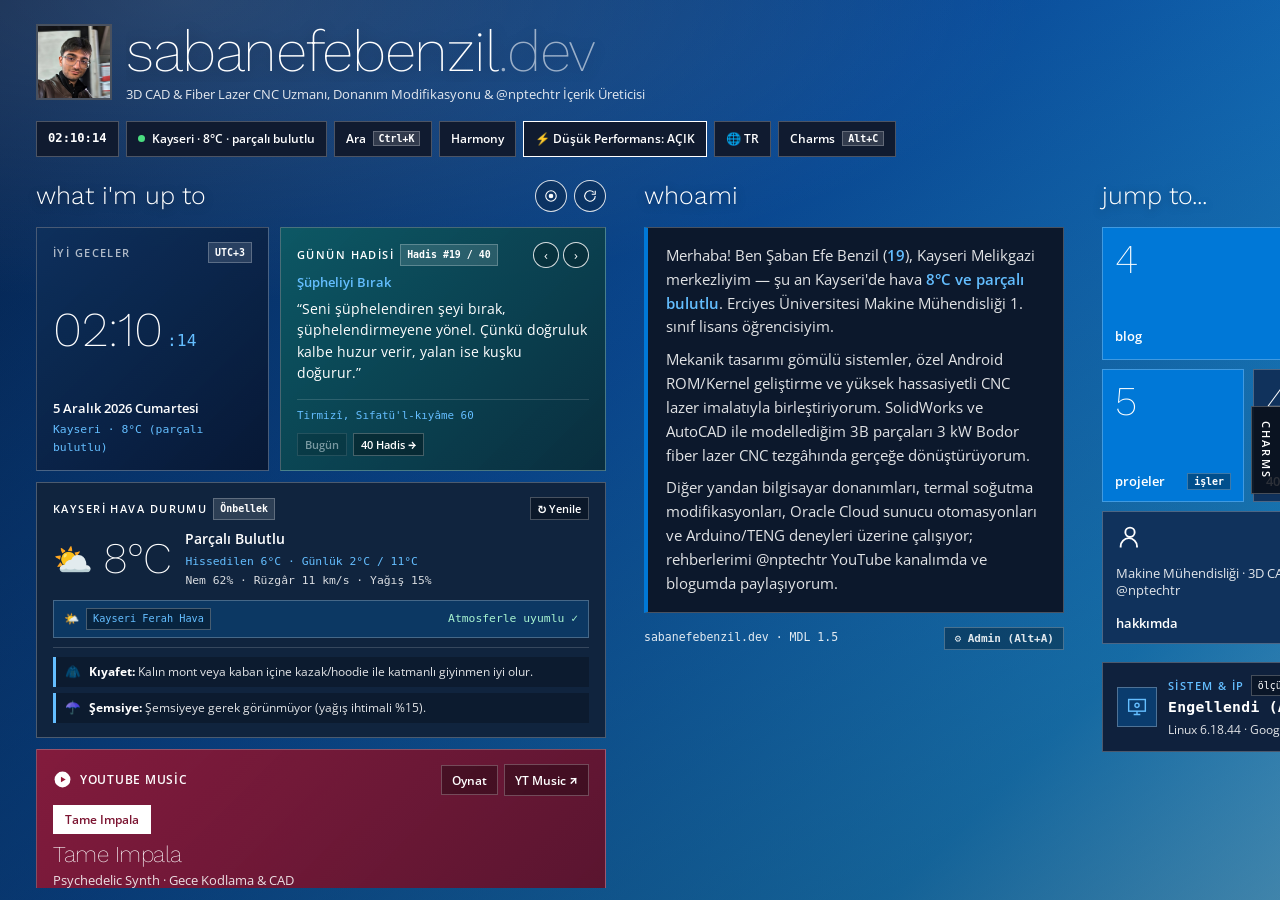
<file: index.html>
<!DOCTYPE html>
<html lang="tr">
<head>
    <meta charset="UTF-8">
    <meta name="viewport" content="width=device-width, initial-scale=1.0">
    <title>sabanefebenzil.dev — Şaban Efe Benzil | Metro UI &amp; Frutiger Aero</title>
    <meta name="description" content="Şaban Efe Benzil (@sabanefebenzil) — Erciyes Üniversitesi Makine Mühendisliği öğrencisi, 3D CAD, donanım modifikasyonu, 51 tarayıcı oyunu ve @nptechtr.">

    <!-- Open Graph & X (Twitter) Paylaşım Kartı -->
    <meta property="og:type" content="website">
    <meta property="og:site_name" content="sabanefebenzil.dev">
    <meta property="og:locale" content="tr_TR">
    <meta property="og:url" content="https://sabanefebenzil.github.io/">
    <meta property="og:title" content="sabanefebenzil.dev — Şaban Efe Benzil">
    <meta property="og:description" content="Windows 8 Metro UI & Frutiger Aero portfolyo: 6 tema, canlı kutucuklar, 51 tarayıcı oyunu, Kayseri hava durumu, Format/ISO, Android ADB ve EV şarj araçları.">
    <meta property="og:image" content="https://sabanefebenzil.github.io/profil.jpg">
    <meta name="twitter:card" content="summary_large_image">
    <meta name="twitter:title" content="sabanefebenzil.dev — Şaban Efe Benzil">
    <meta name="twitter:description" content="Metro UI & Frutiger Aero kişisel portfolyo, 51 tarayıcı oyunu, teknik blog, Format/ISO, ADB ve EV şarj araçları.">
    <meta name="twitter:image" content="https://sabanefebenzil.github.io/profil.jpg">
    <meta name="theme-color" content="#0078D7">

    <link rel="preconnect" href="https://fonts.googleapis.com">
    <link rel="preconnect" href="https://fonts.gstatic.com" crossorigin>
    <link href="https://fonts.googleapis.com/css2?family=Cinzel+Decorative:wght@400;700&family=Cormorant+Garamond:wght@400;600&family=EB+Garamond:ital,wght@0,400;0,600;1,400&family=Open+Sans:wght@300;400;600&family=UnifrakturMaguntia&family=Work+Sans:wght@200;300;400;600&display=swap" rel="stylesheet">
    <link rel="stylesheet" href="style.css?v=7">
</head>
<body data-theme="harmony">

    <div id="bg-static" aria-hidden="true"></div>
    <canvas id="theme-canvas" aria-hidden="true"></canvas>

    <!-- Lale Devri Osmanlı İznik Çini & Lale Motifi SVG Deseni -->
    <div id="lale-svg-overlay" aria-hidden="true">
        <svg width="100%" height="100%" xmlns="http://www.w3.org/2000/svg">
            <defs>
                <pattern id="iznik-lale-pattern" width="120" height="120" patternUnits="userSpaceOnUse">
                    <path d="M60 12 L108 60 L60 108 L12 60 Z" fill="none" stroke="rgba(212,175,55,0.16)" stroke-width="1"/>
                    <circle cx="60" cy="60" r="36" fill="none" stroke="rgba(248,241,225,0.08)" stroke-width="1"/>
                    <path d="M60 32 C54 42 48 50 51 62 C53 69 57 73 60 75 C63 73 67 69 69 62 C72 50 66 42 60 32 Z" fill="rgba(140,28,36,0.22)" stroke="rgba(212,175,55,0.34)" stroke-width="1"/>
                    <path d="M60 39 C57 48 56 58 60 72 C64 58 63 48 60 39 Z" fill="rgba(212,175,55,0.16)"/>
                    <path d="M60 75 L60 92 M60 84 C52 80 47 73 45 66 M60 84 C68 80 73 73 75 66" fill="none" stroke="rgba(212,175,55,0.28)" stroke-width="1.1"/>
                    <path d="M0 0 L10 0 L0 10 Z M120 0 L110 0 L120 10 Z M0 120 L10 120 L0 110 Z M120 120 L110 120 L120 110 Z" fill="rgba(212,175,55,0.18)"/>
                </pattern>
            </defs>
            <rect width="100%" height="100%" fill="url(#iznik-lale-pattern)"/>
        </svg>
    </div>

    <div class="aero-sheen" aria-hidden="true"></div>
    <div id="subpage-veil" aria-hidden="true"></div>

    <button type="button" class="charms-handle" onclick="openCharms('theme')" title="Windows 8 Charms Bar (Alt+C)" aria-label="Charms Bar Aç">CHARMS</button>
    <div id="metro-toast-stack" aria-live="polite" aria-atomic="true"></div>

    <div id="app-shell">
        <!-- ANA SAYFA: METRO START HUB -->
        <main id="home-view" class="container metro-enter">
            <header class="hub-header">
                <div class="brand-lockup">
                    <button type="button" class="avatar-square" onclick="navigateTo('about')" title="Hakkımda">
                        <div id="home-avatar-slot" style="width:100%;height:100%;"></div>
                    </button>
                    <div class="min-w-0">
                        <h1 class="metro-display site-title truncate" id="site-title-el">sabanefebenzil<span class="domain-tld">.dev</span></h1>
                        <p class="site-subtitle" id="site-subtitle-el">Makine Mühendisliği Öğrencisi, 3D CAD, Donanım Modifikasyonu &amp; @nptechtr</p>
                    </div>
                </div>

                <div class="top-quick-bar">
                    <div class="metro-bar-btn" style="cursor:default;font-family:var(--font-mono);" title="Kayseri (UTC+3)">
                        <span id="top-clock-text">--:--:--</span>
                    </div>
                    <button type="button" class="metro-bar-btn" onclick="fetchKayseriWeather(true)" title="Kayseri hava durumunu yenile">
                        <span class="status-dot" aria-hidden="true"></span>
                        <span id="weather-pill-text">Kayseri · --°C</span>
                    </button>
                    <button type="button" class="metro-bar-btn" onclick="openSearchCharm()" title="Ctrl+K">
                        <span data-i18n="topSearch">Ara</span><span class="kbd-chip">Ctrl+K</span>
                    </button>
                    <button type="button" class="metro-bar-btn" onclick="cycleTheme()" title="Tema değiştir">
                        <span id="theme-pill-text">Harmony</span>
                    </button>
                    <button type="button" class="metro-bar-btn" id="lowend-top-btn" onclick="toggleLowEndMode()" title="Performans modu">
                        <span id="lowend-pill-text">⚡ Standart</span>
                    </button>
                    <button type="button" class="metro-bar-btn" id="lang-top-btn" onclick="toggleLanguage()" title="Dil değiştir / Switch language">
                        <span id="lang-pill-text">🌐 TR</span>
                    </button>
                    <button type="button" class="metro-bar-btn" onclick="openCharms('theme')" title="Charms Bar (Alt+C)">
                        <span>Charms</span><span class="kbd-chip">Alt+C</span>
                    </button>
                </div>
            </header>

            <div class="hub-grid">
                <!-- SOL SÜTUN -->
                <section aria-label="Hakkımda, Hızlı Erişim ve Sosyal Ağlar">
                    <h2 class="metro-section-head">whoami</h2>
                    <div class="whoami-panel" id="whoami-bio-box"></div>

                    <h2 class="metro-section-head">jump to...</h2>
                    <div class="jump-grid wp-grid">
                        <!-- 1) BLOG — Geniş 4x2 Canlı Kutucuk (Dikey Kayma) -->
                        <a href="blog.html" class="metro-tile tile-accent wp-tile wp-wide live-tile" data-metro-tilt data-live-tile="blog" data-live-anim="slide">
                            <span class="live-tile-inner">
                                <span class="live-face live-face-front">
                                    <span class="tile-big-num" id="tile-count-blog">3</span>
                                    <span class="tile-footer-label"><span data-i18n="navBlog">blog</span><span class="corner-badge" data-i18n="badgeBlog">yazı</span></span>
                                </span>
                                <span class="live-face live-face-back" id="lt-back-blog">
                                    <span class="lt-back-kicker" data-i18n="ltLatestBlog">son yazı</span>
                                    <span class="lt-back-title">Yükleniyor...</span>
                                    <span class="lt-back-meta">blog.html →</span>
                                </span>
                            </span>
                        </a>

                        <!-- 2) OYUNLAR — Orta 2x2 Canlı Kutucuk (3D Flip + Rastgele Oyun) -->
                        <button type="button" class="metro-tile tile-accent-deep wp-tile wp-md live-tile" data-metro-tilt data-live-tile="games" data-live-anim="flip" onclick="handleGamesLiveTileClick()">
                            <span class="live-tile-inner">
                                <span class="live-face live-face-front">
                                    <span class="tile-big-num" id="tile-count-games">51</span>
                                    <span class="tile-footer-label"><span data-i18n="navGames">oyunlar</span><span class="corner-badge" data-i18n="badgeGames">arcade</span></span>
                                </span>
                                <span class="live-face live-face-back" id="lt-back-games">
                                    <span class="lt-back-kicker" data-i18n="ltRandomGame">oyun önerisi</span>
                                    <span class="lt-back-title">🎮 2048 Game</span>
                                    <span class="lt-back-meta" data-i18n="ltClickPlay">tıkla &amp; oyna ▶</span>
                                </span>
                            </span>
                        </button>

                        <!-- 3) PROJELER — Orta 2x2 Canlı Kutucuk (3D Flip) -->
                        <button type="button" class="metro-tile tile-accent wp-tile wp-md live-tile" data-metro-tilt data-live-tile="projects" data-live-anim="flip" onclick="navigateTo('projects')">
                            <span class="live-tile-inner">
                                <span class="live-face live-face-front">
                                    <span class="tile-big-num" id="tile-count-projects">4</span>
                                    <span class="tile-footer-label"><span data-i18n="navProjects">projeler</span><span class="corner-badge" data-i18n="badgeProjects">işler</span></span>
                                </span>
                                <span class="live-face live-face-back" id="lt-back-projects">
                                    <span class="lt-back-kicker" data-i18n="ltFeaturedProj">öne çıkan</span>
                                    <span class="lt-back-title">nptech (@nptechtr)</span>
                                    <span class="lt-back-meta">detay →</span>
                                </span>
                            </span>
                        </button>

                        <!-- 4) 40 HADİS — Orta 2x2 Canlı Kutucuk (3D Flip) -->
                        <button type="button" class="metro-tile tile-accent-deep wp-tile wp-md live-tile" data-metro-tilt data-live-tile="hadis" data-live-anim="flip" onclick="navigateTo('hadis')">
                            <span class="live-tile-inner">
                                <span class="live-face live-face-front">
                                    <span class="tile-big-num">40</span>
                                    <span class="tile-footer-label"><span data-i18n="navHadis">40 hadis</span><span class="corner-badge" data-i18n="badgeHadis">günlük</span></span>
                                </span>
                                <span class="live-face live-face-back" id="lt-back-hadis">
                                    <span class="lt-back-kicker" data-i18n="hadithOfDay">Günün Hadisi</span>
                                    <span class="lt-back-title">Ameller Niyetlere Göredir</span>
                                    <span class="lt-back-meta">#1 / 40</span>
                                </span>
                            </span>
                        </button>

                        <!-- 5) SETUP & GARAJ — Orta 2x2 Canlı Kutucuk (Dikey Kayma) -->
                        <button type="button" class="metro-tile tile-slate wp-tile wp-md live-tile" data-metro-tilt data-live-tile="setup" data-live-anim="slide" onclick="navigateTo('setup')">
                            <span class="live-tile-inner">
                                <span class="live-face live-face-front">
                                    <span class="tile-icon-slot">
                                        <svg width="30" height="30" viewBox="0 0 24 24" fill="none" stroke="currentColor" stroke-width="1.6"><rect x="2" y="4" width="20" height="13"/><path d="M8 21h8M12 17v4"/></svg>
                                    </span>
                                    <span class="tile-footer-label"><span data-i18n="navSetup">setup</span><span class="corner-badge" data-i18n="badgeSetup">garaj</span></span>
                                </span>
                                <span class="live-face live-face-back" id="lt-back-setup">
                                    <span class="lt-back-kicker">PC &amp; Garaj</span>
                                    <span class="lt-back-title">Ryzen 5 5500 · Arc B580</span>
                                    <span class="lt-back-meta">Togg T10F · Rothko</span>
                                </span>
                            </span>
                        </button>

                        <!-- 6) HAKKIMDA — Geniş 4x2 Sabit Profil Kutucuğu -->
                        <button type="button" class="metro-tile tile-accent-deep wp-tile wp-wide" data-metro-tilt onclick="navigateTo('about')">
                            <span class="wp-wide-static">
                                <span class="row-between" style="width:100%;">
                                    <svg width="28" height="28" viewBox="0 0 24 24" fill="none" stroke="currentColor" stroke-width="1.6"><circle cx="12" cy="8" r="4"/><path d="M4 21v-1a7 7 0 0 1 14 0v1"/></svg>
                                    <span class="corner-badge">ERÜ · Kayseri</span>
                                </span>
                                <span class="wp-wide-desc" id="about-tile-summary">Makine Mühendisliği · 3D CAD · Donanım &amp; @nptechtr</span>
                                <span class="tile-footer-label" style="width:100%;"><span data-i18n="navAbout">hakkımda</span><span style="opacity:0.8;">→</span></span>
                            </span>
                        </button>

                        <!-- 7-10) 4 ADET KÜÇÜK 1x1 KUTUCUK (Sabit, 2x2 blok oluşturur) -->
                        <button type="button" class="metro-tile tile-slate wp-tile wp-sm" data-metro-tilt onclick="navigateTo('toolkit')" title="Format &amp; ISO Merkezi" aria-label="Format &amp; ISO Merkezi">
                            <span class="wp-sm-icon">
                                <svg width="22" height="22" viewBox="0 0 24 24" fill="none" stroke="currentColor" stroke-width="1.7"><path d="M12 3v12m0 0-4-4m4 4 4-4"/><path d="M4 17v2a2 2 0 0 0 2 2h12a2 2 0 0 0 2-2v-2"/></svg>
                            </span>
                            <span class="wp-sm-label" data-i18n="navToolkitShort">ISO</span>
                        </button>
                        <button type="button" class="metro-tile tile-accent-deep wp-tile wp-sm" data-metro-tilt onclick="navigateTo('android')" title="Android &amp; ADB Merkezi" aria-label="Android &amp; ADB Merkezi">
                            <span class="wp-sm-icon">
                                <svg width="22" height="22" viewBox="0 0 24 24" fill="none" stroke="currentColor" stroke-width="1.7"><rect x="6" y="3" width="12" height="18" rx="2"/><path d="M10 18h4"/><path d="M9 7h6"/></svg>
                            </span>
                            <span class="wp-sm-label" data-i18n="navAndroidShort">ADB</span>
                        </button>
                        <button type="button" class="metro-tile tile-slate wp-tile wp-sm" data-metro-tilt onclick="navigateTo('evcharge')" title="EV Şarj &amp; Yol Maliyeti" aria-label="EV Şarj &amp; Yol Maliyeti">
                            <span class="wp-sm-icon">
                                <svg width="22" height="22" viewBox="0 0 24 24" fill="none" stroke="currentColor" stroke-width="1.7"><path d="M13 2 4 14h7l-1 8 9-12h-7l1-8z"/></svg>
                            </span>
                            <span class="wp-sm-label" data-i18n="navEvShort">EV</span>
                        </button>
                        <button type="button" class="metro-tile tile-accent wp-tile wp-sm" data-metro-tilt onclick="navigateTo('contact')" title="İletişim" aria-label="İletişim">
                            <span class="wp-sm-icon">
                                <svg width="22" height="22" viewBox="0 0 24 24" fill="none" stroke="currentColor" stroke-width="1.7"><rect x="2" y="5" width="20" height="14"/><path d="M2 5.5 12 13l10-7.5"/></svg>
                            </span>
                            <span class="wp-sm-label" data-i18n="navContactShort">iletişim</span>
                        </button>
                    </div>

                    <!-- ZİYARETÇİ SİSTEM BİLGİLERİ & IP CANLI KUTUCUĞU -->
                    <div class="metro-tile sysinfo-wide-tile" data-metro-tilt onclick="navigateTo('sysinfo')" role="button" tabindex="0" onkeydown="if(event.key==='Enter'||event.key===' '){event.preventDefault();navigateTo('sysinfo');}" title="Sistem &amp; IP">
                        <div class="row-center min-w-0" style="gap:11px;flex:1;">
                            <div class="sysinfo-icon-box" aria-hidden="true">
                                <svg width="20" height="20" viewBox="0 0 24 24" fill="none" stroke="currentColor" stroke-width="1.7"><rect x="2" y="3" width="20" height="14"/><path d="M8 21h8M12 17v4"/><circle cx="12" cy="10" r="2.5"/></svg>
                            </div>
                            <div class="min-w-0" style="flex:1;">
                                <div class="row-center flex-wrap" style="gap:6px;">
                                    <span class="metro-micro" style="color:var(--accent-light);" data-i18n="navSysinfo">sistem &amp; ip</span>
                                    <span class="corner-badge" id="home-sysinfo-ping">-- ms</span>
                                </div>
                                <div class="sysinfo-ip-readout" id="home-sysinfo-ip">IP algılanıyor...</div>
                                <div class="sysinfo-os-readout truncate" id="home-sysinfo-os">Sistem &amp; tarayıcı taranıyor...</div>
                            </div>
                        </div>
                        <div class="row-center" style="gap:6px;flex-shrink:0;">
                            <button type="button" class="metro-flat-btn xs" onclick="event.stopPropagation();copyVisitorIp()" style="padding:5px 9px;" data-i18n="copyIpBtn">IP Kopyala</button>
                            <span style="font-size:0.85rem;color:var(--accent-light);font-weight:600;">→</span>
                        </div>
                    </div>

                    <div class="row-between" style="margin-bottom:11px;">
                        <h2 class="metro-section-head" style="margin-bottom:0;" data-i18n="socialHead">sosyal ağlar &amp; steam</h2>
                        <span class="metro-micro" id="social-count-label">7 hesap</span>
                    </div>
                    <div class="social-tiles-grid" id="home-social-grid"></div>

                    <div class="row-between flex-wrap hub-meta-line">
                        <span>sabanefebenzil.dev · MDL 1.5</span>
                        <button type="button" class="metro-flat-btn xs" onclick="openAdminModal()" title="Yönetim Paneli (Alt+A)" style="padding:4px 9px;">⚙ Admin (Alt+A)</button>
                    </div>
                </section>

                <!-- SAĞ SÜTUN -->
                <section aria-label="Canlı Kutucuklar">
                    <div class="row-between" style="margin-bottom:11px;">
                        <h2 class="metro-section-head" style="margin-bottom:0;">what i'm up to</h2>
                        <div class="row-center" style="gap:7px;">
                            <button type="button" class="win-circle-btn" onclick="openCharms('theme')" title="Temalar &amp; Vurgu Rengi" aria-label="Temalar">
                                <svg width="14" height="14" viewBox="0 0 24 24" fill="none" stroke="currentColor" stroke-width="1.9"><circle cx="12" cy="12" r="9"/><circle cx="12" cy="12" r="3" fill="currentColor"/></svg>
                            </button>
                            <button type="button" class="win-circle-btn" onclick="refreshAllLiveTiles()" title="Yenile / Refresh" aria-label="Yenile">
                                <svg width="14" height="14" viewBox="0 0 24 24" fill="none" stroke="currentColor" stroke-width="1.9"><path d="M21 12a9 9 0 1 1-2.64-6.36"/><polyline points="21 3 21 9 15 9"/></svg>
                            </button>
                        </div>
                    </div>

                    <!-- SAAT + GÜNÜN HADİSİ -->
                    <div class="top-live-row">
                        <article class="metro-tile tile-clock" data-metro-tilt>
                            <div class="row-between">
                                <span class="metro-micro" id="clock-greeting">İyi Günler</span>
                                <span class="source-badge">UTC+3</span>
                            </div>
                            <div class="clock-digits">
                                <span class="clock-hm" id="tile-clock-hm">--:--</span>
                                <span class="clock-sec" id="tile-clock-sec">:--</span>
                            </div>
                            <div>
                                <div id="tile-clock-date" style="font-size:0.84rem;font-weight:600;">Yükleniyor...</div>
                                <div id="tile-clock-weather" class="mono-sm" style="color:var(--accent-light);margin-top:2px;">Kayseri · --°C</div>
                            </div>
                        </article>

                        <article class="metro-tile tile-hadith" data-metro-tilt>
                            <div class="row-between flex-wrap">
                                <div class="row-center" style="gap:6px;">
                                    <span class="metro-micro" style="color:var(--text-primary);" data-i18n="hadithOfDay">Günün Hadisi</span>
                                    <span class="source-badge" id="hadith-num-badge">Hadis #1 / 40</span>
                                </div>
                                <div class="row-center" style="gap:4px;">
                                    <button type="button" class="win-circle-btn sm" onclick="stepHadith(-1)" title="Önceki" aria-label="Önceki">‹</button>
                                    <button type="button" class="win-circle-btn sm" onclick="stepHadith(1)" title="Sonraki" aria-label="Sonraki">›</button>
                                </div>
                            </div>
                            <div id="hadith-tile-body"></div>
                            <div class="row-between flex-wrap divider-top">
                                <span class="hadith-source" id="hadith-source-el"></span>
                                <div class="row-center" style="gap:6px;">
                                    <button type="button" class="metro-flat-btn xs" id="hadith-today-btn" onclick="resetHadithToToday()" data-i18n="btnToday">Bugün</button>
                                    <button type="button" class="metro-flat-btn xs" onclick="navigateTo('hadis')" data-i18n="btnAllHadiths">40 Hadis →</button>
                                </div>
                            </div>
                        </article>
                    </div>

                    <!-- KAYSERİ HAVA DURUMU, ATMOSFER TEMA ÖNERİSİ & KIYAFET / ŞEMSİYE -->
                    <article class="metro-tile tile-weather" id="weather-live-tile" data-metro-tilt>
                        <div class="row-between flex-wrap" style="margin-bottom:8px;">
                            <div class="row-center" style="gap:6px;">
                                <span class="metro-micro" style="color:var(--text-primary);" data-i18n="weatherTitle">Kayseri Hava Durumu</span>
                                <span class="source-badge" id="weather-mode-badge">Open-Meteo</span>
                            </div>
                            <button type="button" class="metro-flat-btn xs" onclick="fetchKayseriWeather(true)" data-i18n="btnRefresh">↻ Yenile</button>
                        </div>

                        <div class="weather-main-row">
                            <div class="row-center" style="gap:10px;">
                                <span class="weather-emoji" id="weather-icon-el" aria-hidden="true">⛅</span>
                                <span class="metro-display weather-temp-big" id="weather-temp-big">--°C</span>
                            </div>
                            <div class="min-w-0" style="flex:1;">
                                <div id="weather-desc-big" style="font-size:0.9rem;font-weight:600;text-transform:capitalize;">Yükleniyor...</div>
                                <div id="weather-meta-line" class="mono-sm" style="color:var(--accent-light);margin-top:2px;">Hissedilen --°C · Min/Max --° / --°</div>
                                <div id="weather-sub-line" class="mono-sm" style="opacity:0.84;margin-top:2px;">Nem --% · Rüzgâr -- km/s · Yağış --%</div>
                            </div>
                        </div>

                        <div class="weather-atmo-bar hidden" id="weather-atmosphere-slot"></div>
                        <div class="weather-advice-list" id="weather-advice-slot"></div>
                    </article>

                    <!-- YOUTUBE MUSIC (TAME IMPALA & BERGEN) -->
                    <article class="metro-tile tile-ytm" data-metro-tilt>
                        <div class="row-between flex-wrap" style="margin-bottom:9px;">
                            <div class="row-center" style="font-size:0.78rem;font-weight:600;letter-spacing:0.06em;text-transform:uppercase;">
                                <svg width="19" height="19" viewBox="0 0 24 24" fill="none"><circle cx="12" cy="12" r="10" fill="#fff"/><polygon points="10,8.5 16,12 10,15.5" fill="#941836"/></svg>
                                <span>YouTube Music</span>
                            </div>
                            <div class="row-center flex-wrap" style="gap:6px;">
                                <button type="button" class="metro-flat-btn" id="ytm-embed-toggle" onclick="toggleYtmEmbed()">Oynat</button>
                                <a id="ytm-open-link" href="https://music.youtube.com" target="_blank" rel="noopener noreferrer" class="metro-flat-btn">YT Music ↗</a>
                            </div>
                        </div>
                        <div class="ytm-tabs" id="ytm-tabs"></div>
                        <div style="margin-bottom:9px;">
                            <h3 class="metro-display" id="ytm-active-title" style="font-size:1.42rem;">Tame Impala</h3>
                            <p id="ytm-active-mood" style="font-size:0.81rem;color:rgba(255,255,255,0.86);margin-top:2px;"></p>
                        </div>
                        <div class="ytm-strip" id="ytm-strip">
                            <div class="row-center" style="gap:10px;">
                                <div class="eq-bars" aria-hidden="true"><span></span><span></span><span></span><span></span></div>
                                <span style="font-size:0.77rem;" id="ytm-hint-text">Dinlemek için <strong>Oynat</strong> düğmesine tıkla.</span>
                            </div>
                            <button type="button" class="win-circle-btn sm" onclick="toggleYtmEmbed()" title="Oynat / Play" aria-label="Oynat">▶</button>
                        </div>
                        <div class="ytm-embed-wrap hidden" id="ytm-embed-wrap">
                            <iframe id="ytm-iframe" class="ytm-iframe" title="YouTube Music Oynatıcı" allow="accelerometer; autoplay; clipboard-write; encrypted-media; gyroscope; picture-in-picture" allowfullscreen loading="lazy"></iframe>
                        </div>
                    </article>

                    <!-- GITHUB CANLI KUTUCUĞU -->
                    <div class="live-tiles-grid">
                        <article class="metro-tile tile-gh" data-metro-tilt>
                            <div class="tile-head">
                                <div class="tile-head-title">
                                    <span>GitHub</span>
                                    <span id="gh-mode-badge" class="source-badge">Yükleniyor</span>
                                </div>
                                <a id="gh-profile-link" href="https://github.com/sabanefebenzil" target="_blank" rel="noopener noreferrer" class="win-circle-btn sm" title="GitHub">↗</a>
                            </div>
                            <div class="row-center" style="gap:9px;margin-bottom:8px;">
                                <div class="mini-avatar" id="gh-avatar-slot"></div>
                                <div class="min-w-0">
                                    <div id="gh-name-el" style="font-size:0.86rem;font-weight:600;">Şaban Efe Benzil</div>
                                    <div id="gh-bio-el" class="truncate" style="font-size:0.7rem;opacity:0.84;">@sabanefebenzil</div>
                                </div>
                            </div>
                            <div class="gh-stats">
                                <div class="gh-stat-box"><div id="gh-repo-count" class="metro-display" style="font-size:1.15rem;">—</div><div style="font-size:0.62rem;text-transform:uppercase;opacity:0.8;" data-i18n="ghRepoLbl">Repo</div></div>
                                <div class="gh-stat-box"><div id="gh-follower-count" class="metro-display" style="font-size:1.15rem;">—</div><div style="font-size:0.62rem;text-transform:uppercase;opacity:0.8;" data-i18n="ghFollowerLbl">Takipçi</div></div>
                            </div>
                            <div class="gh-repo-list" id="gh-repos-slot"></div>
                        </article>
                    </div>

                    <!-- @NPTECHTR SON VİDEOLAR KUTUCUĞU -->
                    <article class="metro-tile" id="nptech-live-tile" data-metro-tilt style="margin-top:11px;padding:14px 15px;background:linear-gradient(145deg, rgba(168, 18, 28, 0.88), rgba(42, 10, 18, 0.94));">
                        <div class="tile-head">
                            <div class="tile-head-title">
                                <span style="color:#ff6b6b;">▶</span>
                                <span>nptech (@nptechtr)</span>
                                <span id="nptech-mode-badge" class="source-badge">Kanal Arşivi</span>
                            </div>
                            <a id="nptech-channel-link" href="https://www.youtube.com/@nptechtr" target="_blank" rel="noopener noreferrer" class="win-circle-btn sm" title="YouTube">↗</a>
                        </div>
                        <div class="gh-repo-list" id="nptech-videos-slot"></div>
                    </article>
                </section>
            </div>
        </main>

        <!-- ALT SAYFALAR (WINSTRAP PIVOT) -->
        <section id="subpage-view" class="subpage-wrap hidden" aria-label="Alt Sayfa">
            <div class="row-between flex-wrap" style="margin-bottom:14px;">
                <div class="row-center" style="gap:12px;">
                    <button type="button" class="win-backbutton" onclick="handleBackAction()" title="Geri dön / Back (Esc)" aria-label="Geri dön">←</button>
                    <div class="metro-micro">
                        <button type="button" style="background:none;border:none;cursor:pointer;color:var(--text-secondary);" onclick="navigateTo('home')">SABANEFEBENZIL</button>
                        <span style="margin:0 5px;opacity:0.45;">/</span>
                        <span id="breadcrumb-section" style="color:var(--text-primary);">PROJELER</span>
                    </div>
                </div>
                <div class="top-quick-bar">
                    <button type="button" class="metro-bar-btn" onclick="openSearchCharm()" title="Ctrl+K"><span data-i18n="topSearch">Ara</span><span class="kbd-chip">Ctrl+K</span></button>
                    <button type="button" class="metro-bar-btn" onclick="cycleTheme()"><span id="sub-theme-label">Harmony</span></button>
                    <button type="button" class="metro-bar-btn" onclick="toggleLowEndMode()"><span id="sub-lowend-label">⚡ Standart</span></button>
                    <button type="button" class="metro-bar-btn" id="sub-lang-btn" onclick="toggleLanguage()" title="Dil değiştir / Switch language"><span id="sub-lang-label">🌐 TR</span></button>
                    <button type="button" class="metro-bar-btn" onclick="openCharms('theme')">Charms</button>
                </div>
            </div>

            <nav class="pivot-bar" id="pivot-bar" aria-label="Bölümler">
                <a href="blog.html" class="pivot-tab" data-i18n="navBlog">blog</a>
                <button type="button" class="pivot-tab" data-pivot="projects" onclick="navigateTo('projects')" data-i18n="navProjects">projeler</button>
                <button type="button" class="pivot-tab" data-pivot="games" onclick="navigateTo('games')" data-i18n="navGames">oyunlar</button>
                <button type="button" class="pivot-tab" data-pivot="about" onclick="navigateTo('about')" data-i18n="navAbout">hakkımda</button>
                <button type="button" class="pivot-tab" data-pivot="setup" onclick="navigateTo('setup')" data-i18n="navSetup">setup</button>
                <button type="button" class="pivot-tab" data-pivot="hadis" onclick="navigateTo('hadis')" data-i18n="navHadis">40 hadis</button>
                <button type="button" class="pivot-tab" data-pivot="sysinfo" onclick="navigateTo('sysinfo')" data-i18n="navSysinfo">sistem &amp; ip</button>
                <button type="button" class="pivot-tab" data-pivot="toolkit" onclick="navigateTo('toolkit')" data-i18n="navToolkit">format &amp; iso</button>
                <button type="button" class="pivot-tab" data-pivot="android" onclick="navigateTo('android')" data-i18n="navAndroid">android &amp; adb</button>
                <button type="button" class="pivot-tab" data-pivot="evcharge" onclick="navigateTo('evcharge')" data-i18n="navEv">ev şarj</button>
                <button type="button" class="pivot-tab" data-pivot="contact" onclick="navigateTo('contact')" data-i18n="navContact">iletişim</button>
            </nav>

            <div id="subpage-content" class="metro-enter"></div>
        </section>
    </div>

    <!-- WINDOWS 8 CHARMS BAR -->
    <div id="charms-backdrop" onclick="closeCharms()"></div>
    <aside id="charms-drawer" aria-label="Charms Bar" aria-hidden="true">
        <div class="charms-rail">
            <button type="button" class="charm-rail-btn active" data-charm="theme" onclick="switchCharmTab('theme')"><span>🎨</span><span data-i18n="charmTheme">Tema</span></button>
            <button type="button" class="charm-rail-btn" data-charm="perf" onclick="switchCharmTab('perf')"><span>⚡</span><span data-i18n="charmPerf">Hız</span></button>
            <button type="button" class="charm-rail-btn" data-charm="nav" onclick="switchCharmTab('nav')"><span>⊞</span><span data-i18n="charmNav">Gezin</span></button>
            <button type="button" class="charm-rail-btn" data-charm="admin" onclick="closeCharms();openAdminModal()"><span>⚙</span><span>Admin</span></button>
        </div>
        <div class="charms-pane">
            <div class="row-between" style="margin-bottom:16px;">
                <h2 class="metro-display" id="charms-title" style="font-size:1.52rem;">Tema &amp; Vurgu</h2>
                <button type="button" class="win-circle-btn sm" onclick="closeCharms()" aria-label="Kapat">✕</button>
            </div>
            <div id="charms-body" style="flex:1;"></div>
        </div>
    </aside>

    <!-- MODAL (PROJE DETAYI, BÜYÜK OYUN OYNATICI, CTRL+K ARAMA & ADMİN PANELİ) -->
    <div id="metro-modal-backdrop" class="metro-modal-backdrop hidden" onclick="if(event.target===this) closeMetroModal()">
        <div class="metro-modal-box" id="metro-modal-body" role="dialog" aria-modal="true"></div>
    </div>

    <script src="data.js?v=7"></script>
    <script src="app.js?v=7"></script>
</body>
</html>
</file>
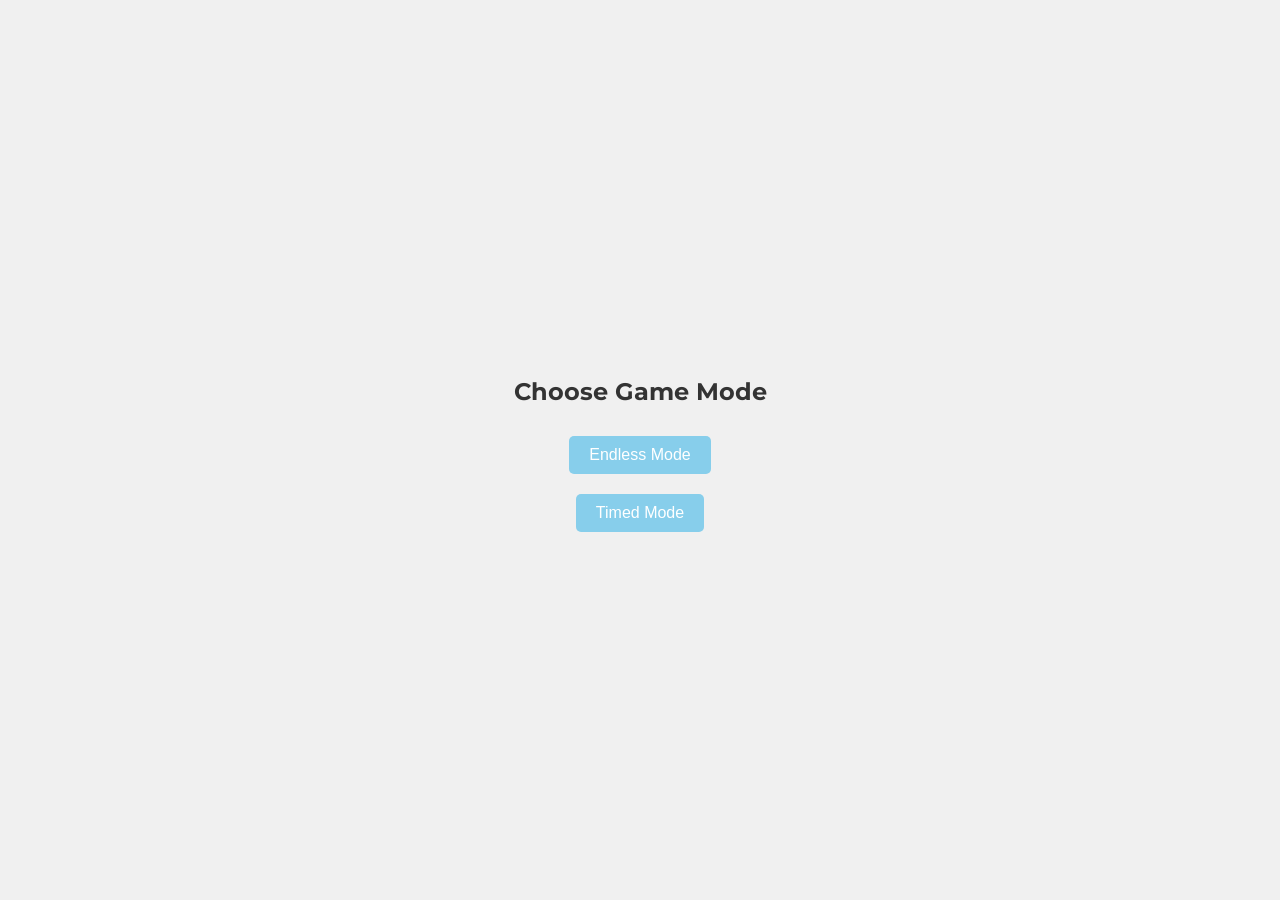
<file: games/01-Candy-Crush-Game/index.html>
<!DOCTYPE html>
<html lang="en" dir="ltr">
  <head>
    <meta charset="utf-8">
    <title>Talha - Candy Crush</title>

    <!-- 👇🏻👇🏻👇🏻👇🏻👇🏻👇🏻👇🏻👇🏻👇🏻👇🏻👇🏻👇🏻👇🏻👇🏻👇🏻👇🏻👇🏻👇🏻👇🏻👇🏻👇🏻👇🏻👇🏻👇🏻👇🏻👇🏻👇🏻👇🏻👇🏻👇🏻👇🏻👇🏻👇🏻👇🏻👇🏻👇🏻👇🏻👇🏻👇🏻👇🏻👇🏻👇🏻👇🏻-->
    <!-- Also uploaded the demo of this code in a gif : https://c.tenor.com/x8v1oNUOmg4AAAAd/tenor.gif-->
    <!-- 👆🏻👆🏻👆🏻👆🏻👆🏻👆🏻👆🏻👆🏻👆🏻👆🏻👆🏻👆🏻👆🏻👆🏻👆🏻👆🏻👆🏻👆🏻👆🏻👆🏻👆🏻👆🏻👆🏻👆🏻👆🏻👆🏻👆🏻👆🏻👆🏻👆🏻👆🏻👆🏻👆🏻👆🏻👆🏻👆🏻👆🏻👆🏻👆🏻👆🏻👆🏻👆🏻👆🏻-->

    <!-- 👇🏻👇🏻👇🏻👇🏻👇🏻👇🏻👇🏻👇🏻👇🏻👇🏻👇🏻👇🏻👇🏻👇🏻👇🏻👇🏻👇🏻👇🏻👇🏻👇🏻👇🏻👇🏻👇🏻👇🏻👇🏻👇🏻👇🏻👇🏻👇🏻👇🏻👇🏻👇🏻👇🏻👇🏻👇🏻👇🏻👇🏻👇🏻👇🏻👇🏻👇🏻👇🏻👇🏻-->
    <!-- More html-css-js Games Calculators Games Cards Elements Projects on https://www.github.com/he-is-talha --> 
    <!-- 👆🏻👆🏻👆🏻👆🏻👆🏻👆🏻👆🏻👆🏻👆🏻👆🏻👆🏻👆🏻👆🏻👆🏻👆🏻👆🏻👆🏻👆🏻👆🏻👆🏻👆🏻👆🏻👆🏻👆🏻👆🏻👆🏻👆🏻👆🏻👆🏻👆🏻👆🏻👆🏻👆🏻👆🏻👆🏻👆🏻👆🏻👆🏻👆🏻👆🏻👆🏻👆🏻👆🏻-->

    <link rel="icon" href="https://i.ibb.co/M6KTWnf/pic.jpg">

    <link rel="stylesheet" href="style.css">
    <link href="https://fonts.googleapis.com/css?family=Montserrat:300,400&display=swap" rel="stylesheet">
    <script src="script.js" charset="utf-8"></script>
  </head>
  <body>
    <!-- Mode Selection Screen -->
    <div id="modeSelection">
      <h2>Choose Game Mode</h2>
      <button id="endlessMode">Endless Mode</button>
      <button id="timedMode">Timed Mode</button>
    </div>
    <!-- Scoreboard with Timer and Change Mode Button -->
    <div class="scoreBoard">
      <h3>score</h3>
      <h1 id="score">0</h1>
      <div id="timer"></div>
      <button id="changeMode">Change Mode</button>
    </div>
    <!-- Game Grid -->
    <div class="grid"></div>
  </body>
</html>
</file>
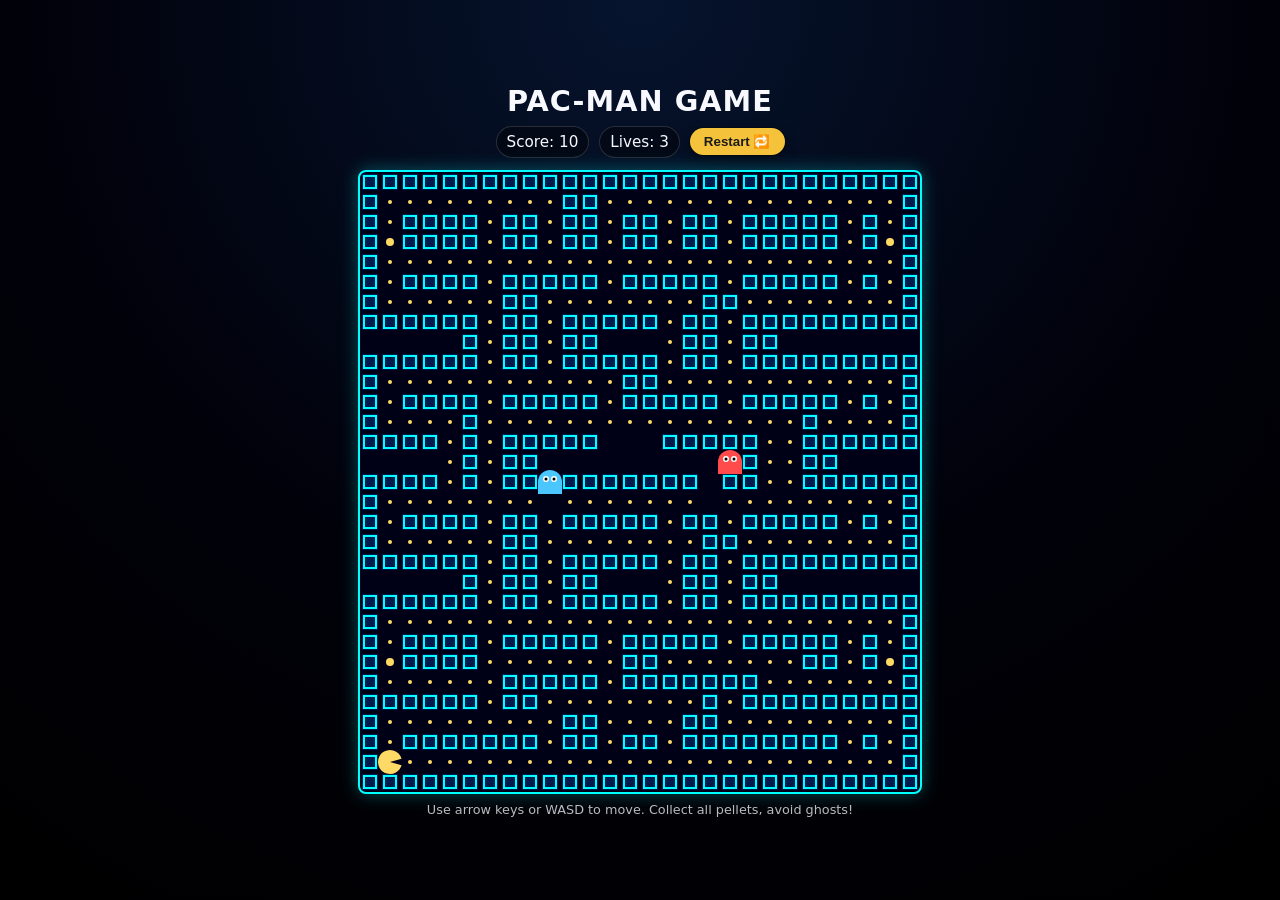
<file: games/02-Pac-Man-Game/index.html>
<!DOCTYPE html>
<html lang="en" dir="ltr">
  <head>
    <meta charset="utf-8" />
    <meta name="viewport" content="width=device-width, initial-scale=1.0" />
    <title>Talha - Pac-Man Game</title>

    <!-- 👇🏻👇🏻👇🏻👇🏻👇🏻👇🏻👇🏻👇🏻👇🏻👇🏻👇🏻👇🏻👇🏻👇🏻👇🏻👇🏻👇🏻👇🏻👇🏻👇🏻👇🏻👇🏻👇🏻👇🏻👇🏻👇🏻👇🏻👇🏻👇🏻👇🏻👇🏻👇🏻👇🏻👇🏻👇🏻👇🏻👇🏻👇🏻👇🏻👇🏻👇🏻👇🏻👇🏻-->
    <!-- Also uploaded the demo of this code in a gif : https://c.tenor.com/x8v1oNUOmg4AAAAd/tenor.gif-->
    <!-- 👆🏻👆🏻👆🏻👆🏻👆🏻👆🏻👆🏻👆🏻👆🏻👆🏻👆🏻👆🏻👆🏻👆🏻👆🏻👆🏻👆🏻👆🏻👆🏻👆🏻👆🏻👆🏻👆🏻👆🏻👆🏻👆🏻👆🏻👆🏻👆🏻👆🏻👆🏻👆🏻👆🏻👆🏻👆🏻👆🏻👆🏻👆🏻👆🏻👆🏻👆🏻👆🏻👆🏻-->

    <!-- 👇🏻👇🏻👇🏻👇🏻👇🏻👇🏻👇🏻👇🏻👇🏻👇🏻👇🏻👇🏻👇🏻👇🏻👇🏻👇🏻👇🏻👇🏻👇🏻👇🏻👇🏻👇🏻👇🏻👇🏻👇🏻👇🏻👇🏻👇🏻👇🏻👇🏻👇🏻👇🏻👇🏻👇🏻👇🏻👇🏻👇🏻👇🏻👇🏻👇🏻👇🏻👇🏻👇🏻-->
    <!-- More html-css-js Games Calculators Games Cards Elements Projects on https://www.github.com/he-is-talha -->
    <!-- 👆🏻👆🏻👆🏻👆🏻👆🏻👆🏻👆🏻👆🏻👆🏻👆🏻👆🏻👆🏻👆🏻👆🏻👆🏻👆🏻👆🏻👆🏻👆🏻👆🏻👆🏻👆🏻👆🏻👆🏻👆🏻👆🏻👆🏻👆🏻👆🏻👆🏻👆🏻👆🏻👆🏻👆🏻👆🏻👆🏻👆🏻👆🏻👆🏻👆🏻👆🏻👆🏻👆🏻-->

    <link rel="icon" href="https://i.ibb.co/M6KTWnf/pic.jpg" />
    <link rel="stylesheet" href="style.css" />
  </head>
  <body>
    <div class="wrapper">
      <header class="header">
        <h1 class="title">Pac-Man Game</h1>
        <div class="scoreboard">
          <div class="score-label">
            Score:
            <span id="score">0</span>
          </div>
          <div class="lives-label">
            Lives:
            <span id="lives">3</span>
          </div>
          <button id="restartBtn" class="restart-btn">Restart 🔁</button>
        </div>
      </header>

      <main class="game-container">
        <canvas id="gameCanvas" width="560" height="620"></canvas>
        <p class="hint">
          Use arrow keys or WASD to move. Collect all pellets, avoid ghosts!
        </p>
      </main>
    </div>

    <script src="script.js"></script>
  </body>
</html>
</file>
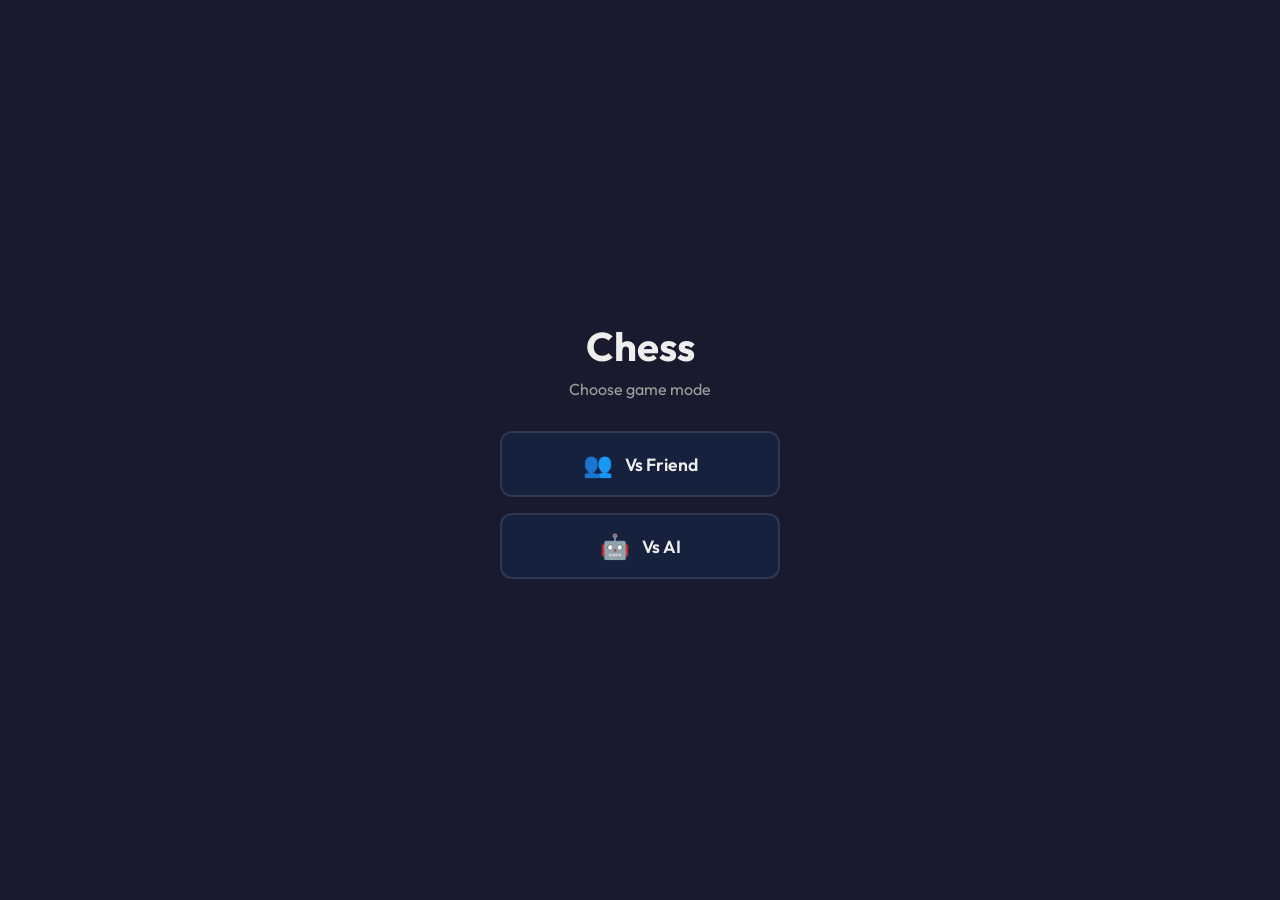
<file: games/03-Chess-Game/index.html>
<!DOCTYPE html>
<html lang="en" dir="ltr">
  <head>
    <meta charset="utf-8" />
    <meta name="viewport" content="width=device-width, initial-scale=1.0, viewport-fit=cover" />
    <title>Talha - Chess Game</title>

    <!-- 👇🏻👇🏻👇🏻👇🏻👇🏻👇🏻👇🏻👇🏻👇🏻👇🏻👇🏻👇🏻👇🏻👇🏻👇🏻👇🏻👇🏻👇🏻👇🏻👇🏻👇🏻👇🏻👇🏻👇🏻👇🏻👇🏻👇🏻👇🏻👇🏻👇🏻👇🏻👇🏻👇🏻👇🏻👇🏻👇🏻👇🏻👇🏻👇🏻👇🏻👇🏻👇🏻👇🏻-->
    <!-- Also uploaded the demo of this code in a gif : https://c.tenor.com/x8v1oNUOmg4AAAAd/tenor.gif-->
    <!-- 👆🏻👆🏻👆🏻👆🏻👆🏻👆🏻👆🏻👆🏻👆🏻👆🏻👆🏻👆🏻👆🏻👆🏻👆🏻👆🏻👆🏻👆🏻👆🏻👆🏻👆🏻👆🏻👆🏻👆🏻👆🏻👆🏻👆🏻👆🏻👆🏻👆🏻👆🏻👆🏻👆🏻👆🏻👆🏻👆🏻👆🏻👆🏻👆🏻👆🏻👆🏻👆🏻👆🏻-->

    <!-- 👇🏻👇🏻👇🏻👇🏻👇🏻👇🏻👇🏻👇🏻👇🏻👇🏻👇🏻👇🏻👇🏻👇🏻👇🏻👇🏻👇🏻👇🏻👇🏻👇🏻👇🏻👇🏻👇🏻👇🏻👇🏻👇🏻👇🏻👇🏻👇🏻👇🏻👇🏻👇🏻👇🏻👇🏻👇🏻👇🏻👇🏻👇🏻👇🏻👇🏻👇🏻👇🏻👇🏻-->
    <!-- More html-css-js Games Calculators Games Cards Elements Projects on https://www.github.com/he-is-talha -->
    <!-- 👆🏻👆🏻👆🏻👆🏻👆🏻👆🏻👆🏻👆🏻👆🏻👆🏻👆🏻👆🏻👆🏻👆🏻👆🏻👆🏻👆🏻👆🏻👆🏻👆🏻👆🏻👆🏻👆🏻👆🏻👆🏻👆🏻👆🏻👆🏻👆🏻👆🏻👆🏻👆🏻👆🏻👆🏻👆🏻👆🏻👆🏻👆🏻👆🏻👆🏻👆🏻👆🏻👆🏻-->

    <link rel="icon" href="https://i.ibb.co/M6KTWnf/pic.jpg" />
    <link rel="stylesheet" href="style.css" />
    <link href="https://fonts.googleapis.com/css2?family=Outfit:wght@400;600;700&display=swap" rel="stylesheet" />
  </head>
  <body>
    <div class="wrapper">
      <!-- Mode selection screen -->
      <div id="modeScreen" class="mode-screen">
        <h1>Chess</h1>
        <p>Choose game mode</p>
        <div class="mode-buttons">
          <button type="button" id="vsFriendBtn" class="mode-btn">
            <span class="mode-icon">👥</span>
            Vs Friend
          </button>
          <button type="button" id="vsAiBtn" class="mode-btn">
            <span class="mode-icon">🤖</span>
            Vs AI
          </button>
        </div>
      </div>

      <!-- Game screen -->
      <div id="gameScreen" class="game-screen hidden">
        <header class="header">
          <h1>Chess</h1>
          <div class="game-info">
            <span class="turn-label" id="turnLabel">White to move</span>
            <span class="mode-badge" id="modeBadge">Vs Friend</span>
            <button type="button" id="newGameBtn" class="btn">New Game</button>
            <button type="button" id="changeModeBtn" class="btn btn-ghost">Change Mode</button>
          </div>
        </header>

        <main class="game-container">
          <div id="board" class="board"></div>
          <div class="promotion-overlay hidden" id="promotionOverlay">
            <p>Promote pawn to:</p>
            <div class="promotion-pieces" id="promotionPieces"></div>
          </div>
        </main>

        <div id="gameOverOverlay" class="game-over-overlay hidden">
          <div class="game-over-box">
            <h2 id="gameOverTitle">Checkmate!</h2>
            <p id="gameOverMessage"></p>
            <button type="button" id="playAgainBtn" class="btn btn-large">Play Again</button>
          </div>
        </div>
      </div>
    </div>

    <script src="script.js"></script>
  </body>
</html>
</file>
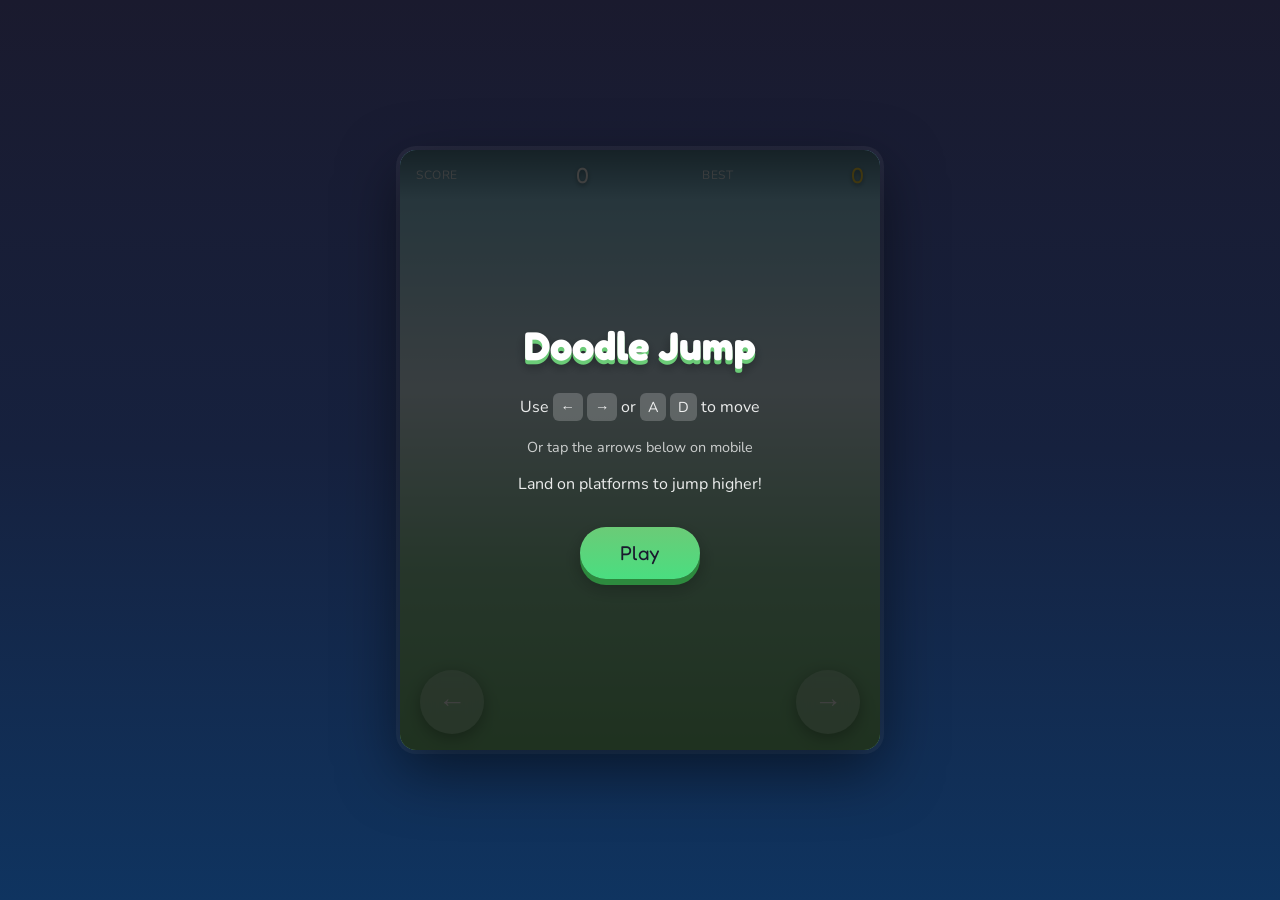
<file: games/04-Doodle-Jump-Game/index.html>
<!DOCTYPE html>
<html lang="en" dir="ltr">
  <head>
    <meta charset="utf-8" />
    <meta name="viewport" content="width=device-width, initial-scale=1.0" />
    <title>Talha - Doodle Jump</title>

    <!-- 👇🏻👇🏻👇🏻👇🏻👇🏻👇🏻👇🏻👇🏻👇🏻👇🏻👇🏻👇🏻👇🏻👇🏻👇🏻👇🏻👇🏻👇🏻👇🏻👇🏻👇🏻👇🏻👇🏻👇🏻👇🏻👇🏻👇🏻👇🏻👇🏻👇🏻👇🏻👇🏻👇🏻👇🏻👇🏻👇🏻👇🏻👇🏻👇🏻👇🏻👇🏻👇🏻👇🏻-->
    <!-- Also uploaded the demo of this code in a gif : https://c.tenor.com/x8v1oNUOmg4AAAAd/tenor.gif-->
    <!-- 👆🏻👆🏻👆🏻👆🏻👆🏻👆🏻👆🏻👆🏻👆🏻👆🏻👆🏻👆🏻👆🏻👆🏻👆🏻👆🏻👆🏻👆🏻👆🏻👆🏻👆🏻👆🏻👆🏻👆🏻👆🏻👆🏻👆🏻👆🏻👆🏻👆🏻👆🏻👆🏻👆🏻👆🏻👆🏻👆🏻👆🏻👆🏻👆🏻👆🏻👆🏻👆🏻👆🏻-->

    <!-- 👇🏻👇🏻👇🏻👇🏻👇🏻👇🏻👇🏻👇🏻👇🏻👇🏻👇🏻👇🏻👇🏻👇🏻👇🏻👇🏻👇🏻👇🏻👇🏻👇🏻👇🏻👇🏻👇🏻👇🏻👇🏻👇🏻👇🏻👇🏻👇🏻👇🏻👇🏻👇🏻👇🏻👇🏻👇🏻👇🏻👇🏻👇🏻👇🏻👇🏻👇🏻👇🏻👇🏻-->
    <!-- More html-css-js Games Calculators Games Cards Elements Projects on https://www.github.com/he-is-talha -->
    <!-- 👆🏻👆🏻👆🏻👆🏻👆🏻👆🏻👆🏻👆🏻👆🏻👆🏻👆🏻👆🏻👆🏻👆🏻👆🏻👆🏻👆🏻👆🏻👆🏻👆🏻👆🏻👆🏻👆🏻👆🏻👆🏻👆🏻👆🏻👆🏻👆🏻👆🏻👆🏻👆🏻👆🏻👆🏻👆🏻👆🏻👆🏻👆🏻👆🏻👆🏻👆🏻👆🏻👆🏻-->

    <link rel="icon" href="https://i.ibb.co/M6KTWnf/pic.jpg" />
    <link rel="stylesheet" href="style.css" />
    <link href="https://fonts.googleapis.com/css2?family=Fredoka+One&family=Nunito:wght@600;800&display=swap" rel="stylesheet" />
  </head>
  <body>
    <div class="game-wrapper">
      <div class="game-ui">
        <span class="score-label">Score</span>
        <span id="scoreEl" class="score-value">0</span>
        <span class="high-score-label">Best</span>
        <span id="highScoreEl" class="high-score-value">0</span>
      </div>
      <canvas id="gameCanvas" width="480" height="600"></canvas>
      <div class="mobile-controls" id="mobileControls">
        <button type="button" class="ctrl-btn ctrl-left" id="btnLeft" aria-label="Move left">←</button>
        <button type="button" class="ctrl-btn ctrl-right" id="btnRight" aria-label="Move right">→</button>
      </div>
      <div id="startOverlay" class="overlay overlay-start">
        <h1>Doodle Jump</h1>
        <p>Use <kbd>←</kbd> <kbd>→</kbd> or <kbd>A</kbd> <kbd>D</kbd> to move</p>
        <p class="mobile-hint">Or tap the arrows below on mobile</p>
        <p>Land on platforms to jump higher!</p>
        <button type="button" id="startBtn" class="btn-start">Play</button>
      </div>
      <div id="gameOverOverlay" class="overlay overlay-gameover hidden">
        <h2>Game Over</h2>
        <p>Score: <span id="finalScoreEl">0</span></p>
        <button type="button" id="restartBtn" class="btn-start">Play Again</button>
      </div>
    </div>
    <script src="script.js"></script>
  </body>
</html>
</file>
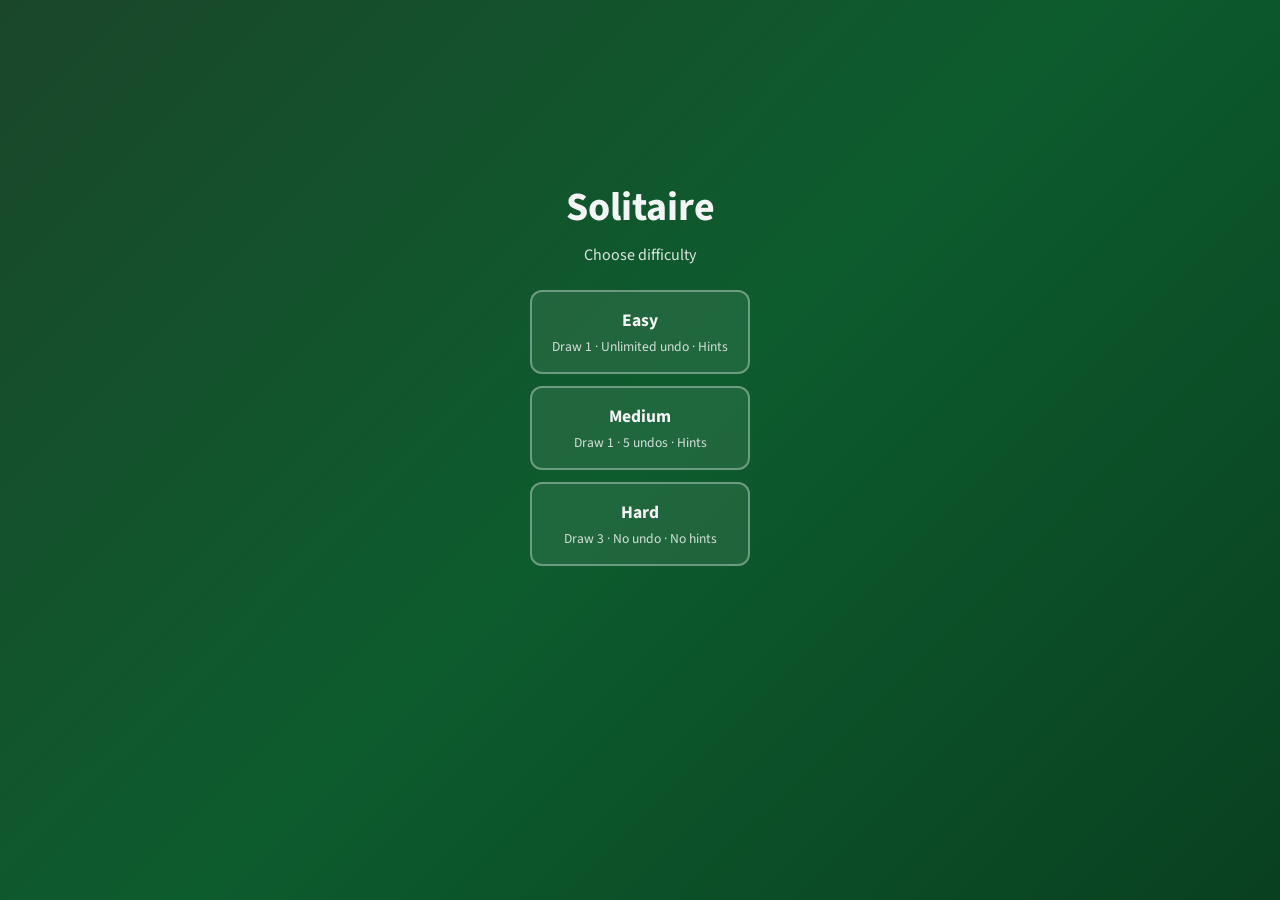
<file: games/05-Solitaire-Game/index.html>
<!DOCTYPE html>
<html lang="en" dir="ltr">
  <head>
    <meta charset="utf-8" />
    <meta name="viewport" content="width=device-width, initial-scale=1.0, maximum-scale=1.0, user-scalable=no" />
    <title>Talha - Solitaire Game</title>

    <!-- 👇🏻👇🏻👇🏻👇🏻👇🏻👇🏻👇🏻👇🏻👇🏻👇🏻👇🏻👇🏻👇🏻👇🏻👇🏻👇🏻👇🏻👇🏻👇🏻👇🏻👇🏻👇🏻👇🏻👇🏻👇🏻👇🏻👇🏻👇🏻👇🏻👇🏻👇🏻👇🏻👇🏻👇🏻👇🏻👇🏻👇🏻👇🏻👇🏻👇🏻👇🏻👇🏻👇🏻-->
    <!-- Also uploaded the demo of this code in a gif : https://c.tenor.com/x8v1oNUOmg4AAAAd/tenor.gif-->
    <!-- 👆🏻👆🏻👆🏻👆🏻👆🏻👆🏻👆🏻👆🏻👆🏻👆🏻👆🏻👆🏻👆🏻👆🏻👆🏻👆🏻👆🏻👆🏻👆🏻👆🏻👆🏻👆🏻👆🏻👆🏻👆🏻👆🏻👆🏻👆🏻👆🏻👆🏻👆🏻👆🏻👆🏻👆🏻👆🏻👆🏻👆🏻👆🏻👆🏻👆🏻👆🏻👆🏻👆🏻-->

    <!-- 👇🏻👇🏻👇🏻👇🏻👇🏻👇🏻👇🏻👇🏻👇🏻👇🏻👇🏻👇🏻👇🏻👇🏻👇🏻👇🏻👇🏻👇🏻👇🏻👇🏻👇🏻👇🏻👇🏻👇🏻👇🏻👇🏻👇🏻👇🏻👇🏻👇🏻👇🏻👇🏻👇🏻👇🏻👇🏻👇🏻👇🏻👇🏻👇🏻👇🏻👇🏻👇🏻👇🏻-->
    <!-- More html-css-js Games Calculators Games Cards Elements Projects on https://www.github.com/he-is-talha -->
    <!-- 👆🏻👆🏻👆🏻👆🏻👆🏻👆🏻👆🏻👆🏻👆🏻👆🏻👆🏻👆🏻👆🏻👆🏻👆🏻👆🏻👆🏻👆🏻👆🏻👆🏻👆🏻👆🏻👆🏻👆🏻👆🏻👆🏻👆🏻👆🏻👆🏻👆🏻👆🏻👆🏻👆🏻👆🏻👆🏻👆🏻👆🏻👆🏻👆🏻👆🏻👆🏻👆🏻👆🏻-->

    <link rel="icon" href="https://i.ibb.co/M6KTWnf/pic.jpg" />
    <link rel="stylesheet" href="style.css" />
    <link href="https://fonts.googleapis.com/css2?family=Source+Sans+3:wght@400;600;700&display=swap" rel="stylesheet" />
  </head>
  <body>
    <div class="wrapper">
      <!-- Level selection -->
      <div id="levelScreen" class="level-screen">
        <h1>Solitaire</h1>
        <p>Choose difficulty</p>
        <div class="level-buttons">
          <button type="button" data-level="easy" class="level-btn">
            <span class="level-name">Easy</span>
            <span class="level-desc">Draw 1 · Unlimited undo · Hints</span>
          </button>
          <button type="button" data-level="medium" class="level-btn">
            <span class="level-name">Medium</span>
            <span class="level-desc">Draw 1 · 5 undos · Hints</span>
          </button>
          <button type="button" data-level="hard" class="level-btn">
            <span class="level-name">Hard</span>
            <span class="level-desc">Draw 3 · No undo · No hints</span>
          </button>
        </div>
      </div>

      <!-- Game screen -->
      <div id="gameScreen" class="game-screen hidden">
        <header class="header">
          <h1>Solitaire</h1>
          <span class="level-badge" id="levelBadge">Easy</span>
          <div class="header-actions">
            <button type="button" id="hintBtn" class="btn btn-ghost" title="Hint">Hint</button>
            <button type="button" id="undoBtn" class="btn btn-ghost" title="Undo">Undo <span id="undoCount"></span></button>
            <button type="button" id="changeLevelBtn" class="btn btn-ghost">Level</button>
            <button type="button" id="newGameBtn" class="btn">New Game</button>
          </div>
        </header>

        <main class="game-container">
          <div class="top-row">
            <div class="stock-wrap">
              <div id="stock" class="pile stock" aria-label="Stock"></div>
              <div id="waste" class="pile waste" aria-label="Waste"></div>
            </div>
            <div id="foundations" class="foundations" aria-label="Foundations"></div>
          </div>
          <div id="tableau" class="tableau" aria-label="Tableau"></div>
        </main>

        <!-- Win overlay -->
        <div id="winOverlay" class="win-overlay hidden">
          <div class="win-box">
            <h2>You win!</h2>
            <p>Congratulations, you completed Solitaire.</p>
            <div class="win-actions">
              <button type="button" id="playAgainBtn" class="btn btn-large">Play Again</button>
              <button type="button" id="changeLevelFromWinBtn" class="btn btn-ghost">Change Level</button>
            </div>
          </div>
        </div>
      </div>
    </div>

    <script src="script.js"></script>
  </body>
</html>
</file>
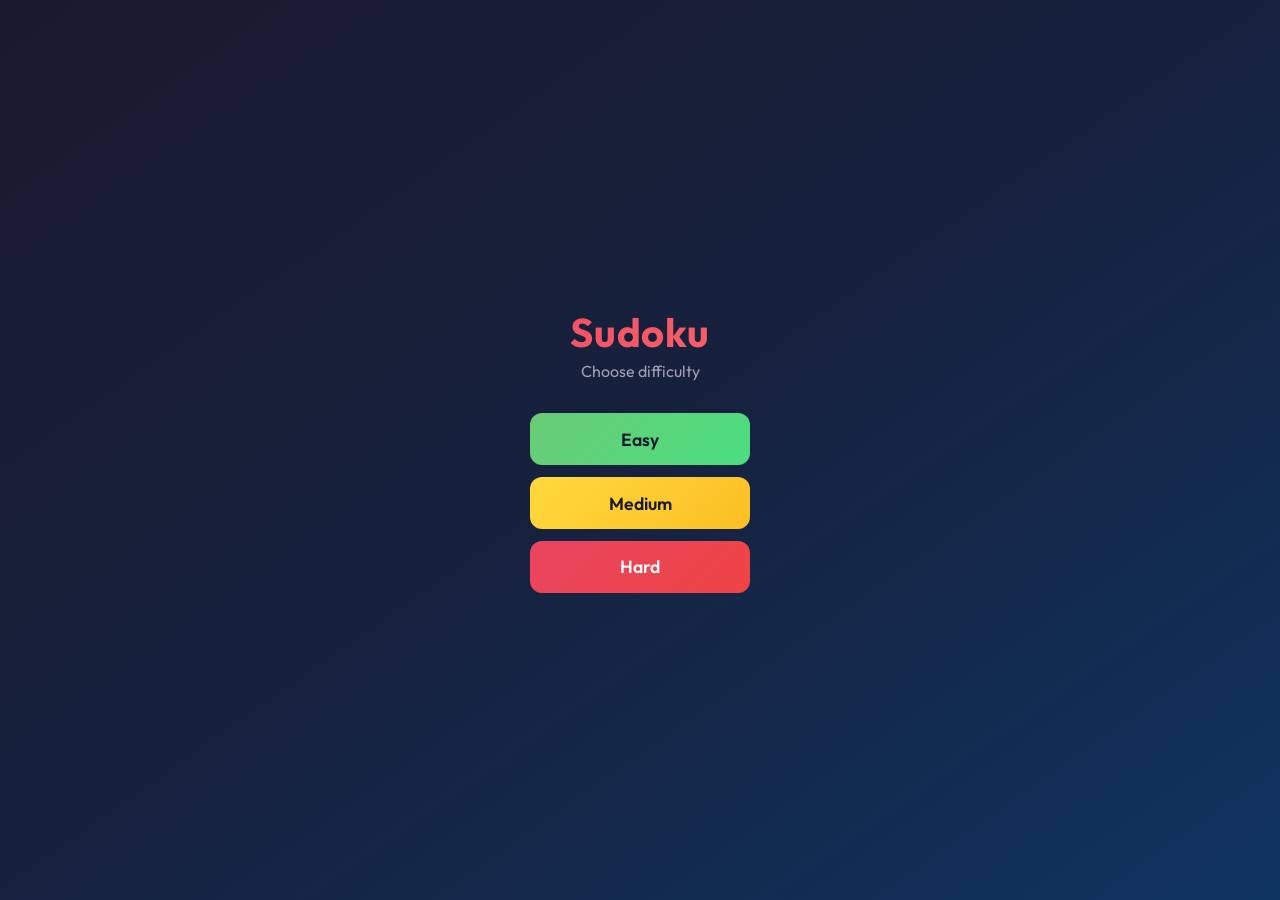
<file: games/06-Sudoku-Game/index.html>
<!DOCTYPE html>
<html lang="en" dir="ltr">
  <head>
    <meta charset="utf-8" />
    <meta name="viewport" content="width=device-width, initial-scale=1.0" />
    <title>Talha - Sudoku Game</title>

    <!-- 👇🏻👇🏻👇🏻👇🏻👇🏻👇🏻👇🏻👇🏻👇🏻👇🏻👇🏻👇🏻👇🏻👇🏻👇🏻👇🏻👇🏻👇🏻👇🏻👇🏻👇🏻👇🏻👇🏻👇🏻👇🏻👇🏻👇🏻👇🏻👇🏻👇🏻👇🏻👇🏻👇🏻👇🏻👇🏻👇🏻👇🏻👇🏻👇🏻👇🏻👇🏻👇🏻👇🏻-->
    <!-- Also uploaded the demo of this code in a gif : https://c.tenor.com/x8v1oNUOmg4AAAAd/tenor.gif-->
    <!-- 👆🏻👆🏻👆🏻👆🏻👆🏻👆🏻👆🏻👆🏻👆🏻👆🏻👆🏻👆🏻👆🏻👆🏻👆🏻👆🏻👆🏻👆🏻👆🏻👆🏻👆🏻👆🏻👆🏻👆🏻👆🏻👆🏻👆🏻👆🏻👆🏻👆🏻👆🏻👆🏻👆🏻👆🏻👆🏻👆🏻👆🏻👆🏻👆🏻👆🏻👆🏻👆🏻👆🏻-->

    <!-- 👇🏻👇🏻👇🏻👇🏻👇🏻👇🏻👇🏻👇🏻👇🏻👇🏻👇🏻👇🏻👇🏻👇🏻👇🏻👇🏻👇🏻👇🏻👇🏻👇🏻👇🏻👇🏻👇🏻👇🏻👇🏻👇🏻👇🏻👇🏻👇🏻👇🏻👇🏻👇🏻👇🏻👇🏻👇🏻👇🏻👇🏻👇🏻👇🏻👇🏻👇🏻👇🏻👇🏻-->
    <!-- More html-css-js Games Calculators Games Cards Elements Projects on https://www.github.com/he-is-talha -->
    <!-- 👆🏻👆🏻👆🏻👆🏻👆🏻👆🏻👆🏻👆🏻👆🏻👆🏻👆🏻👆🏻👆🏻👆🏻👆🏻👆🏻👆🏻👆🏻👆🏻👆🏻👆🏻👆🏻👆🏻👆🏻👆🏻👆🏻👆🏻👆🏻👆🏻👆🏻👆🏻👆🏻👆🏻👆🏻👆🏻👆🏻👆🏻👆🏻👆🏻👆🏻👆🏻👆🏻👆🏻-->

    <link rel="icon" href="https://i.ibb.co/M6KTWnf/pic.jpg" />
    <link rel="stylesheet" href="style.css" />
    <link href="https://fonts.googleapis.com/css2?family=Outfit:wght@400;600;700&display=swap" rel="stylesheet" />
  </head>
  <body>
    <div class="wrapper">
      <!-- Level selection screen -->
      <div id="levelScreen" class="level-screen">
        <h1>Sudoku</h1>
        <p>Choose difficulty</p>
        <div class="level-buttons">
          <button type="button" data-level="easy" class="level-btn">Easy</button>
          <button type="button" data-level="medium" class="level-btn">Medium</button>
          <button type="button" data-level="hard" class="level-btn">Hard</button>
        </div>
      </div>

      <!-- Game screen -->
      <div id="gameScreen" class="game-screen hidden">
        <header class="header">
          <h1>Sudoku</h1>
          <div class="toolbar">
            <span class="timer" id="timer">0:00</span>
            <span class="level-badge" id="levelBadge">Easy</span>
            <button type="button" id="newGameBtn" class="btn">New Game</button>
            <button type="button" id="changeLevelBtn" class="btn btn-ghost">Change Level</button>
          </div>
        </header>

        <main class="game-container">
          <div class="board-wrapper">
            <div id="board" class="board"></div>
          </div>
          <div class="number-pad" id="numberPad">
            <button type="button" class="num-btn" data-num="1">1</button>
            <button type="button" class="num-btn" data-num="2">2</button>
            <button type="button" class="num-btn" data-num="3">3</button>
            <button type="button" class="num-btn" data-num="4">4</button>
            <button type="button" class="num-btn" data-num="5">5</button>
            <button type="button" class="num-btn" data-num="6">6</button>
            <button type="button" class="num-btn" data-num="7">7</button>
            <button type="button" class="num-btn" data-num="8">8</button>
            <button type="button" class="num-btn" data-num="9">9</button>
            <button type="button" class="num-btn num-btn-clear" data-num="0">Clear</button>
          </div>
        </main>

        <div id="winOverlay" class="win-overlay hidden">
          <div class="win-box">
            <h2>You solved it!</h2>
            <p class="win-time" id="winTime">Time: 0:00</p>
            <button type="button" id="playAgainBtn" class="btn btn-large">Play Again</button>
          </div>
        </div>
      </div>
    </div>

    <script src="script.js"></script>
  </body>
</html>
</file>
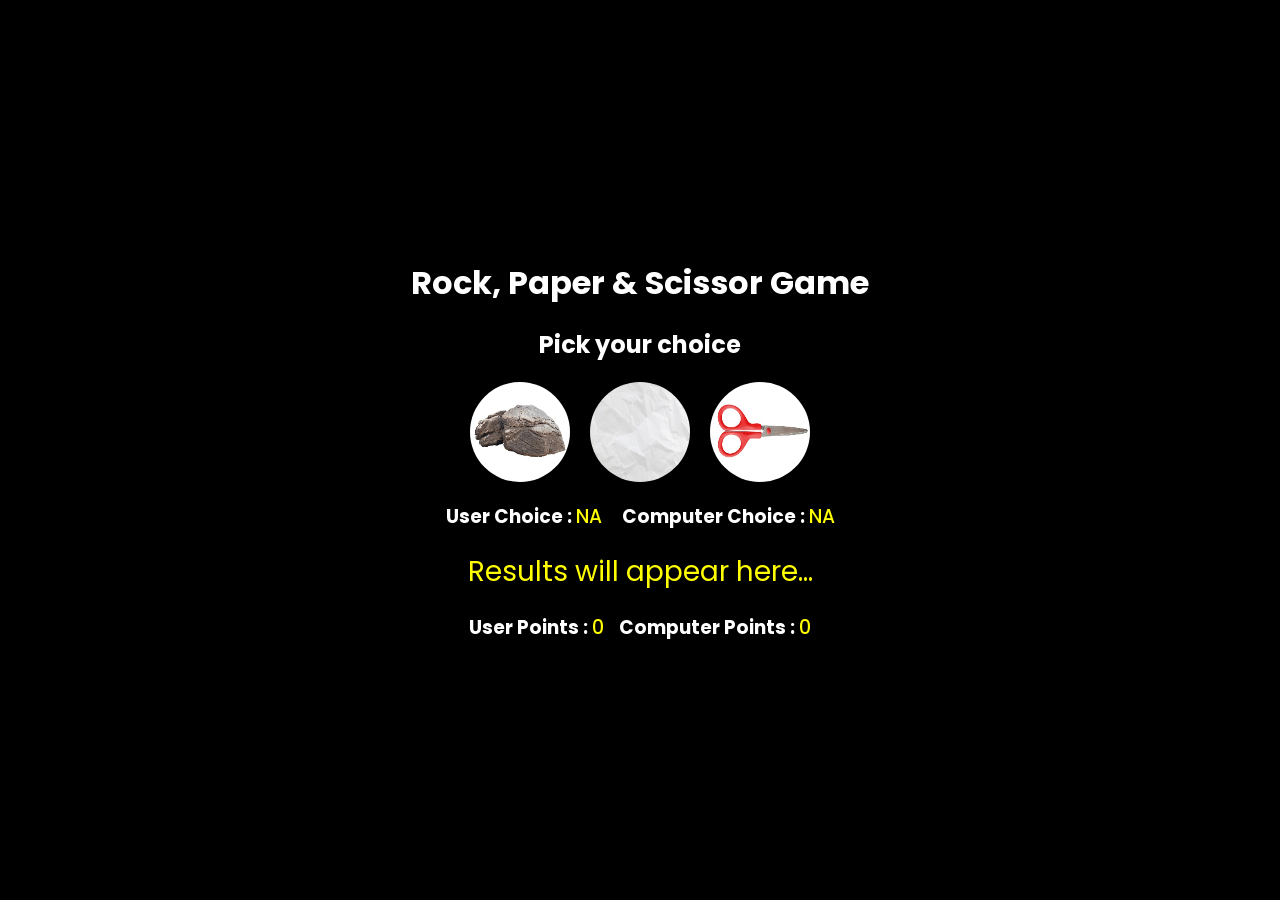
<file: games/08-Rock-Paper-Scissors/index.html>
<!DOCTYPE html>
<html lang="en">

<head>
    <meta charset="UTF-8">
    <meta http-equiv="X-UA-Compatible" content="IE=edge">
    <meta name="viewport" content="width=device-width, initial-scale=1.0">
    <title>Talha - Rock Paper & Scissor</title>

    <!-- 👇🏻👇🏻👇🏻👇🏻👇🏻👇🏻👇🏻👇🏻👇🏻👇🏻👇🏻👇🏻👇🏻👇🏻👇🏻👇🏻👇🏻👇🏻👇🏻👇🏻👇🏻👇🏻👇🏻👇🏻👇🏻👇🏻👇🏻👇🏻👇🏻👇🏻👇🏻👇🏻👇🏻👇🏻👇🏻👇🏻👇🏻👇🏻👇🏻👇🏻👇🏻👇🏻👇🏻-->
	<!-- Also uploaded the demo of this code in a gif : https://c.tenor.com/x8v1oNUOmg4AAAAd/tenor.gif-->
	<!-- 👆🏻👆🏻👆🏻👆🏻👆🏻👆🏻👆🏻👆🏻👆🏻👆🏻👆🏻👆🏻👆🏻👆🏻👆🏻👆🏻👆🏻👆🏻👆🏻👆🏻👆🏻👆🏻👆🏻👆🏻👆🏻👆🏻👆🏻👆🏻👆🏻👆🏻👆🏻👆🏻👆🏻👆🏻👆🏻👆🏻👆🏻👆🏻👆🏻👆🏻👆🏻👆🏻👆🏻-->

	<!-- 👇🏻👇🏻👇🏻👇🏻👇🏻👇🏻👇🏻👇🏻👇🏻👇🏻👇🏻👇🏻👇🏻👇🏻👇🏻👇🏻👇🏻👇🏻👇🏻👇🏻👇🏻👇🏻👇🏻👇🏻👇🏻👇🏻👇🏻👇🏻👇🏻👇🏻👇🏻👇🏻👇🏻👇🏻👇🏻👇🏻👇🏻👇🏻👇🏻👇🏻👇🏻👇🏻👇🏻-->
	<!-- More html-css-js Games Calculators Games Cards Elements Projects on https://www.github.com/he-is-talha --> 
	<!-- 👆🏻👆🏻👆🏻👆🏻👆🏻👆🏻👆🏻👆🏻👆🏻👆🏻👆🏻👆🏻👆🏻👆🏻👆🏻👆🏻👆🏻👆🏻👆🏻👆🏻👆🏻👆🏻👆🏻👆🏻👆🏻👆🏻👆🏻👆🏻👆🏻👆🏻👆🏻👆🏻👆🏻👆🏻👆🏻👆🏻👆🏻👆🏻👆🏻👆🏻👆🏻👆🏻👆🏻-->

	<link rel="icon" href="https://i.ibb.co/M6KTWnf/pic.jpg">
    <link rel="stylesheet" href="style.css">
</head>

<body>

    <div class="container">
        <h1>Rock, Paper & Scissor Game</h1>
        <h2>Pick your choice</h2>
        <div class="choices">
            <img src="images/rock.jpg" alt="rock" id="rock">
            <img src="images/paper.jpg" alt="paper" id="paper">
            <img src="images/scissor.jpg" alt="scissor" id="scissor">
        </div>
        <div class="both-choices">
            <h3>User Choice : <span class="user-choice">NA</span></h3>
            <h3>Computer Choice : <span class="computer-choice">NA</span></h3>
        </div>
        <p class="result">Results will appear here...</p>
        <div class="points">
            <h3>User Points : <span class="user-points">0</span></h3>
            <h3>Computer Points : <span class="computer-points">0</span></h3>
        </div>
    </div>

    <script src="index.js"></script>
</body>

</html>
</file>
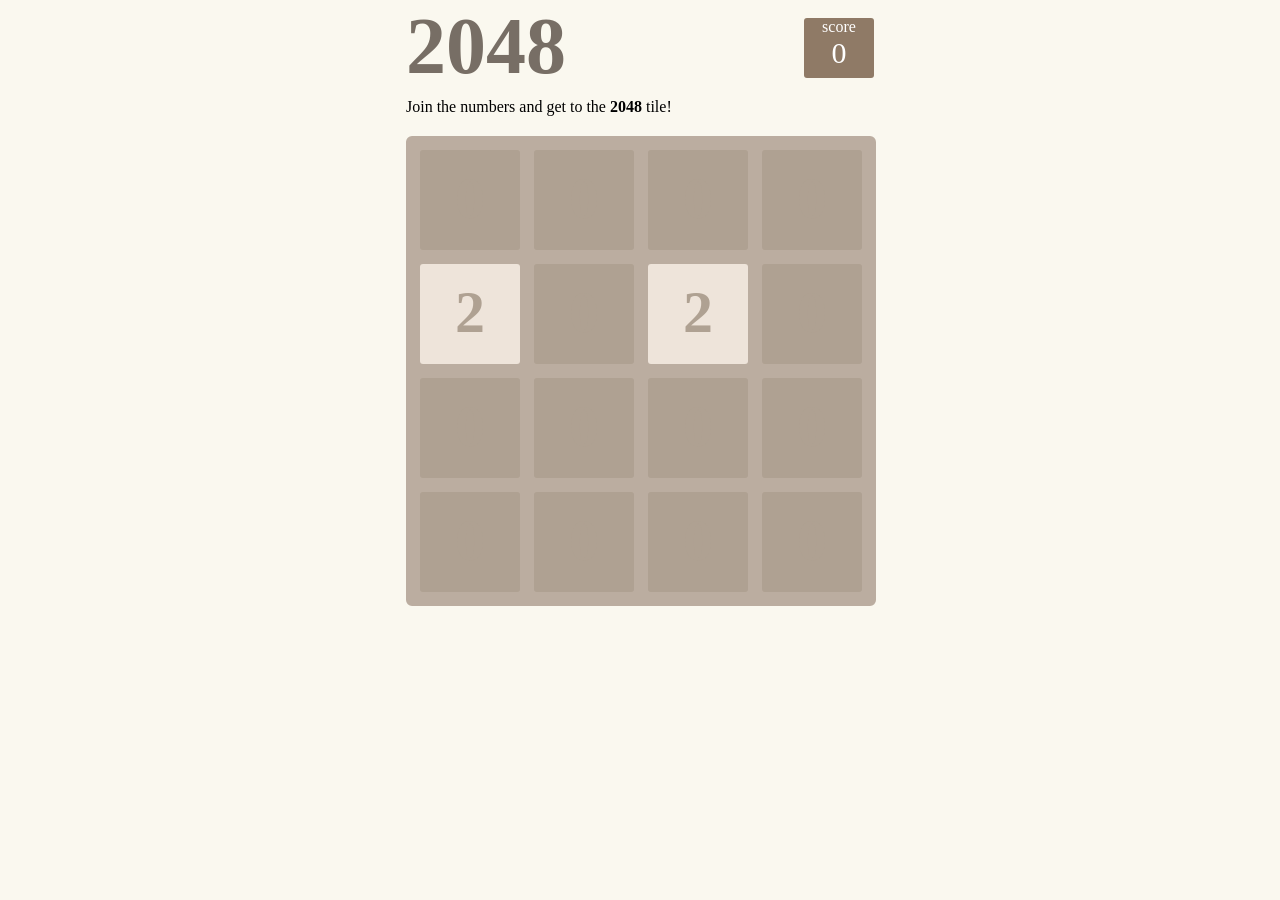
<file: games/10-2048-Game/index.html>
<!DOCTYPE html>
<html lang="en" dir="ltr">
  <head>
    <meta charset="utf-8" />
    <title>Talha - 2048 Game</title>
    <link rel="stylesheet" href="style.css" />
    <script src="script.js" charset="utf-8"></script>
    <link rel="icon" href="https://i.ibb.co/M6KTWnf/pic.jpg" />

    <!-- 👇🏻👇🏻👇🏻👇🏻👇🏻👇🏻👇🏻👇🏻👇🏻👇🏻👇🏻👇🏻👇🏻👇🏻👇🏻👇🏻👇🏻👇🏻👇🏻👇🏻👇🏻👇🏻👇🏻👇🏻👇🏻👇🏻👇🏻👇🏻👇🏻👇🏻👇🏻👇🏻👇🏻👇🏻👇🏻👇🏻👇🏻👇🏻👇🏻👇🏻👇🏻👇🏻👇🏻-->
    <!-- Also uploaded the demo of this code in a gif : https://c.tenor.com/x8v1oNUOmg4AAAAd/tenor.gif-->
    <!-- 👆🏻👆🏻👆🏻👆🏻👆🏻👆🏻👆🏻👆🏻👆🏻👆🏻👆🏻👆🏻👆🏻👆🏻👆🏻👆🏻👆🏻👆🏻👆🏻👆🏻👆🏻👆🏻👆🏻👆🏻👆🏻👆🏻👆🏻👆🏻👆🏻👆🏻👆🏻👆🏻👆🏻👆🏻👆🏻👆🏻👆🏻👆🏻👆🏻👆🏻👆🏻👆🏻👆🏻-->

    <!-- 👇🏻👇🏻👇🏻👇🏻👇🏻👇🏻👇🏻👇🏻👇🏻👇🏻👇🏻👇🏻👇🏻👇🏻👇🏻👇🏻👇🏻👇🏻👇🏻👇🏻👇🏻👇🏻👇🏻👇🏻👇🏻👇🏻👇🏻👇🏻👇🏻👇🏻👇🏻👇🏻👇🏻👇🏻👇🏻👇🏻👇🏻👇🏻👇🏻👇🏻👇🏻👇🏻👇🏻-->
    <!-- More html-css-js Games Calculators Games Cards Elements Projects on https://www.github.com/he-is-talha -->
    <!-- 👆🏻👆🏻👆🏻👆🏻👆🏻👆🏻👆🏻👆🏻👆🏻👆🏻👆🏻👆🏻👆🏻👆🏻👆🏻👆🏻👆🏻👆🏻👆🏻👆🏻👆🏻👆🏻👆🏻👆🏻👆🏻👆🏻👆🏻👆🏻👆🏻👆🏻👆🏻👆🏻👆🏻👆🏻👆🏻👆🏻👆🏻👆🏻👆🏻👆🏻👆🏻👆🏻👆🏻-->
  </head>
  <body>
    <div class="container">
      <div class="info">
        <h1>2048</h1>
        <div class="score-container">
          <div class="score-title">score</div>
          <span id="score">0</span>
        </div>
      </div>
      <span id="result">Join the numbers and get to the <b>2048</b> tile!</span>
      <div class="grid"></div>
    </div>
  </body>
</html>
</file>
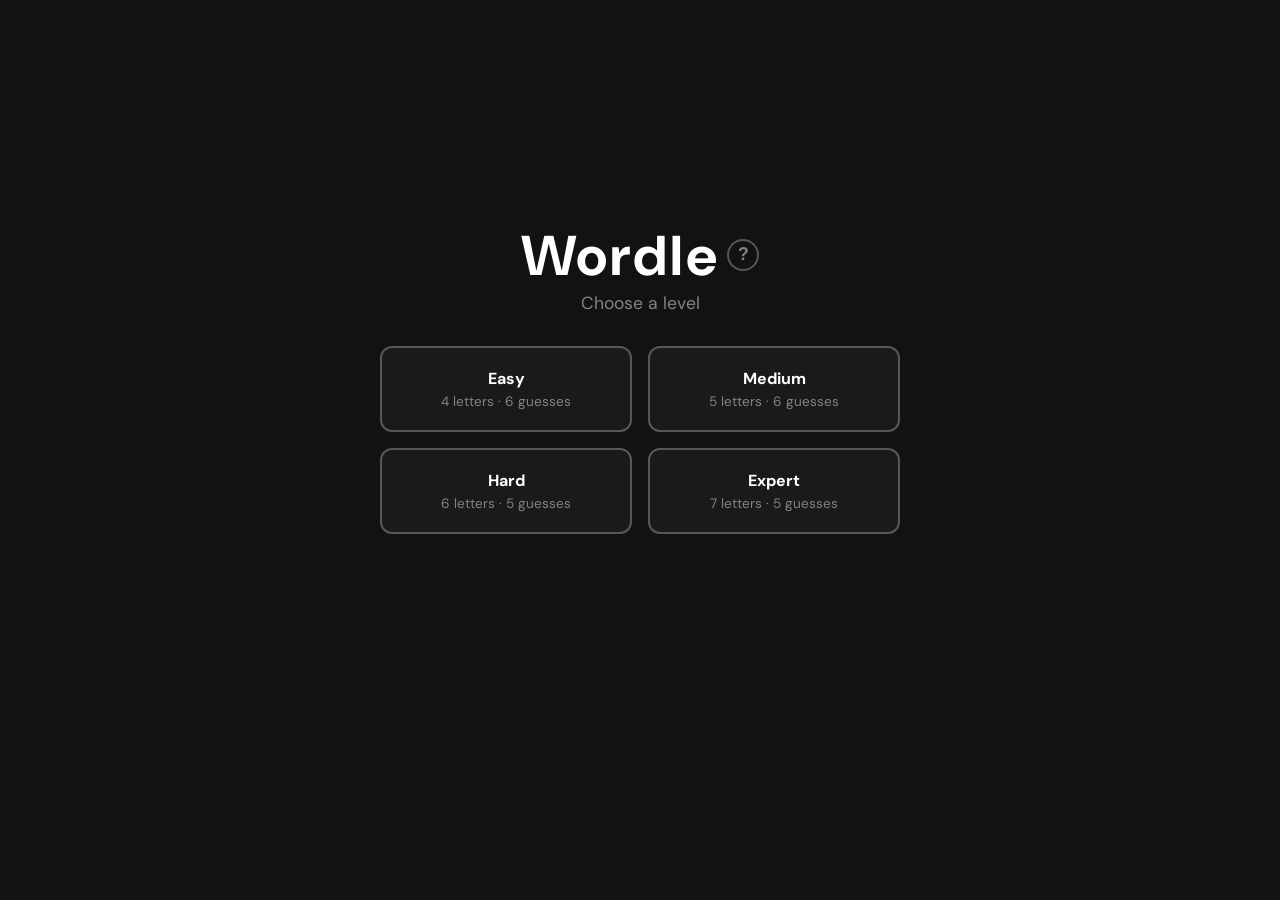
<file: games/11-Wordle-Game/index.html>
<!DOCTYPE html>
<html lang="en" dir="ltr">
  <head>
    <meta charset="utf-8" />
    <meta name="viewport" content="width=device-width, initial-scale=1.0" />
    <title>Talha - Wordle Game</title>

    <!-- 👇🏻👇🏻👇🏻👇🏻👇🏻👇🏻👇🏻👇🏻👇🏻👇🏻👇🏻👇🏻👇🏻👇🏻👇🏻👇🏻👇🏻👇🏻👇🏻👇🏻👇🏻👇🏻👇🏻👇🏻👇🏻👇🏻👇🏻👇🏻👇🏻👇🏻👇🏻👇🏻👇🏻👇🏻👇🏻👇🏻👇🏻👇🏻👇🏻👇🏻👇🏻👇🏻👇🏻-->
    <!-- Also uploaded the demo of this code in a gif : https://c.tenor.com/x8v1oNUOmg4AAAAd/tenor.gif-->
    <!-- 👆🏻👆🏻👆🏻👆🏻👆🏻👆🏻👆🏻👆🏻👆🏻👆🏻👆🏻👆🏻👆🏻👆🏻👆🏻👆🏻👆🏻👆🏻👆🏻👆🏻👆🏻👆🏻👆🏻👆🏻👆🏻👆🏻👆🏻👆🏻👆🏻👆🏻👆🏻👆🏻👆🏻👆🏻👆🏻👆🏻👆🏻👆🏻👆🏻👆🏻👆🏻👆🏻👆🏻-->

    <!-- 👇🏻👇🏻👇🏻👇🏻👇🏻👇🏻👇🏻👇🏻👇🏻👇🏻👇🏻👇🏻👇🏻👇🏻👇🏻👇🏻👇🏻👇🏻👇🏻👇🏻👇🏻👇🏻👇🏻👇🏻👇🏻👇🏻👇🏻👇🏻👇🏻👇🏻👇🏻👇🏻👇🏻👇🏻👇🏻👇🏻👇🏻👇🏻👇🏻👇🏻👇🏻👇🏻👇🏻-->
    <!-- More html-css-js Games Calculators Games Cards Elements Projects on https://www.github.com/he-is-talha -->
    <!-- 👆🏻👆🏻👆🏻👆🏻👆🏻👆🏻👆🏻👆🏻👆🏻👆🏻👆🏻👆🏻👆🏻👆🏻👆🏻👆🏻👆🏻👆🏻👆🏻👆🏻👆🏻👆🏻👆🏻👆🏻👆🏻👆🏻👆🏻👆🏻👆🏻👆🏻👆🏻👆🏻👆🏻👆🏻👆🏻👆🏻👆🏻👆🏻👆🏻👆🏻👆🏻👆🏻👆🏻-->

    <link rel="icon" href="https://i.ibb.co/M6KTWnf/pic.jpg" />
    <link rel="stylesheet" href="style.css" />
    <link href="https://fonts.googleapis.com/css2?family=DM+Sans:wght@400;600;700&display=swap" rel="stylesheet" />
  </head>
  <body>
    <div class="wrapper">
      <!-- Level selection -->
      <div id="levelScreen" class="level-screen">
        <div class="level-title-row">
          <h1>Wordle</h1>
          <button type="button" id="howToPlayBtnLevel" class="how-to-play-btn" title="How to play" aria-label="How to play">
            <span aria-hidden="true">?</span>
          </button>
        </div>
        <p>Choose a level</p>
        <div class="level-buttons">
          <button type="button" data-level="easy" class="level-btn">
            <span class="level-name">Easy</span>
            <span class="level-desc">4 letters · 6 guesses</span>
          </button>
          <button type="button" data-level="medium" class="level-btn">
            <span class="level-name">Medium</span>
            <span class="level-desc">5 letters · 6 guesses</span>
          </button>
          <button type="button" data-level="hard" class="level-btn">
            <span class="level-name">Hard</span>
            <span class="level-desc">6 letters · 5 guesses</span>
          </button>
          <button type="button" data-level="expert" class="level-btn">
            <span class="level-name">Expert</span>
            <span class="level-desc">7 letters · 5 guesses</span>
          </button>
        </div>
      </div>

      <!-- Game screen -->
      <div id="gameScreen" class="game-screen hidden">
        <header class="header">
          <h1>Wordle</h1>
          <span class="level-badge" id="levelBadge">Easy</span>
          <div class="header-actions">
            <button type="button" id="howToPlayBtnGame" class="how-to-play-btn" title="How to play" aria-label="How to play">
              <span aria-hidden="true">?</span>
            </button>
            <label class="hint-toggle">
              <input type="checkbox" id="showHintsToggle" />
              <span class="hint-toggle-label">Show hints</span>
            </label>
            <button type="button" id="changeLevelBtn" class="btn btn-ghost">Change Level</button>
            <button type="button" id="newGameBtn" class="btn">New Game</button>
          </div>
        </header>

        <main class="game-container">
          <p id="hintArea" class="hint-area hidden" aria-live="polite"></p>
          <div id="board" class="board"></div>
          <div id="keyboard" class="keyboard"></div>
        </main>

        <!-- Result overlay -->
        <div id="resultOverlay" class="result-overlay hidden">
          <div class="result-box">
            <h2 id="resultTitle"></h2>
            <p class="result-word" id="resultWord"></p>
            <div class="result-actions">
              <button type="button" id="playAgainBtn" class="btn btn-large">Play Again</button>
              <button type="button" id="changeLevelFromResultBtn" class="btn btn-ghost">Change Level</button>
            </div>
          </div>
        </div>
      </div>
    </div>

    <!-- How to play modal -->
    <div id="howToPlayOverlay" class="how-to-play-overlay hidden" aria-hidden="true">
      <div class="how-to-play-modal" role="dialog" aria-labelledby="howToPlayTitle" aria-modal="true">
        <div class="how-to-play-header">
          <h2 id="howToPlayTitle">How to play</h2>
          <button type="button" id="howToPlayClose" class="how-to-play-close" aria-label="Close">&times;</button>
        </div>
        <div class="how-to-play-body">
          <p>Guess the <strong>hidden word</strong> in a limited number of tries.</p>
          <p>Each guess must be a valid word. Type with the keyboard or tap the on-screen keys, then press <strong>Enter</strong>.</p>
          <p>After each guess, the tiles show:</p>
          <ul>
            <li><span class="tile-demo tile-demo-correct">W</span> <strong>Green</strong> — letter is in the word and in the correct spot.</li>
            <li><span class="tile-demo tile-demo-present">E</span> <strong>Yellow</strong> — letter is in the word but in the wrong spot.</li>
            <li><span class="tile-demo tile-demo-absent">A</span> <strong>Gray</strong> — letter is not in the word.</li>
          </ul>
          <p>Choose a <strong>level</strong>: Easy (4 letters), Medium (5), Hard (6), or Expert (7). Turn on <strong>Show hints</strong> for a small clue about the word.</p>
        </div>
      </div>
    </div>

    <script src="script.js"></script>
  </body>
</html>
</file>
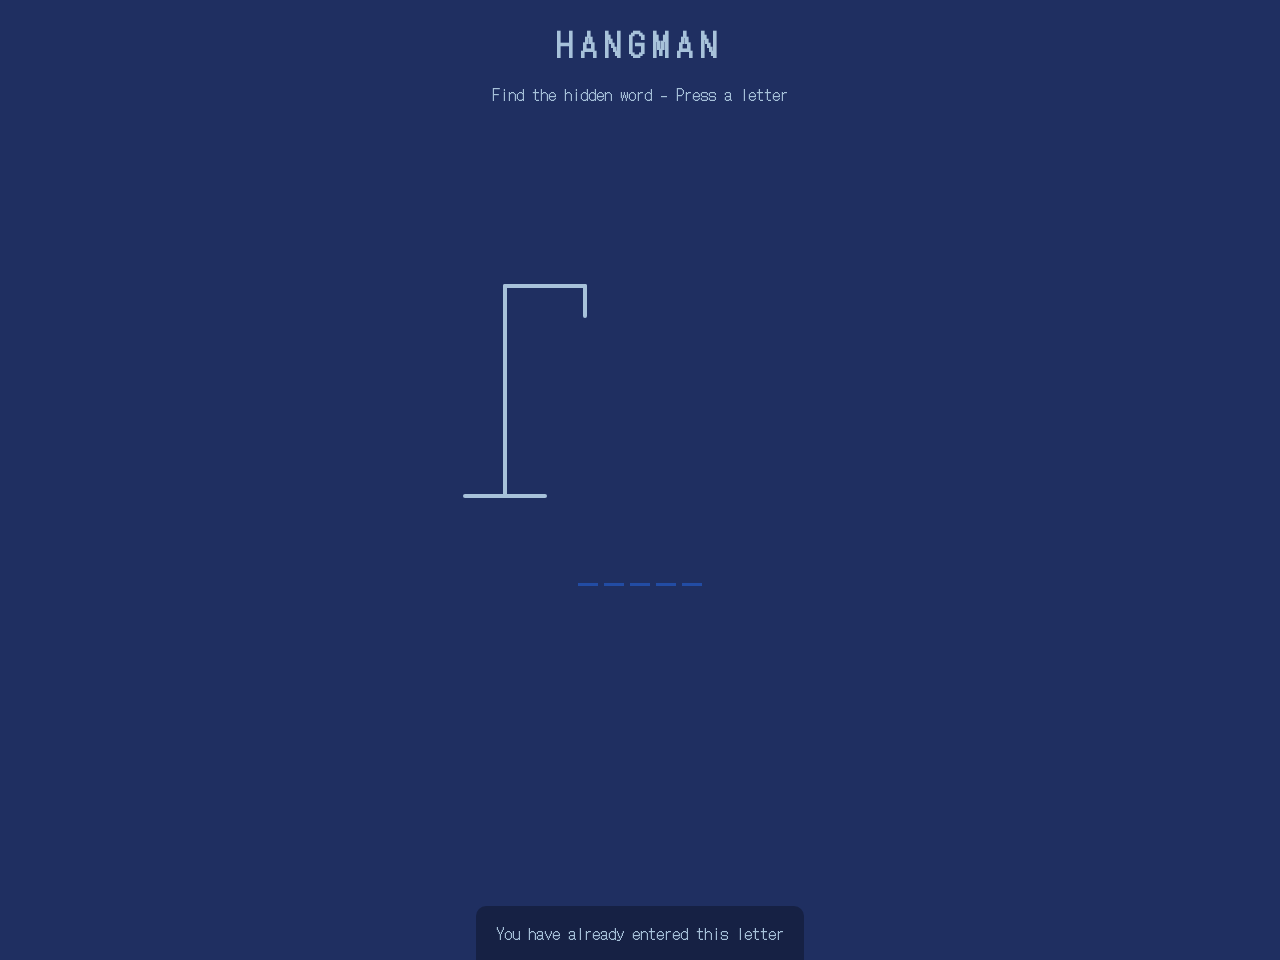
<file: games/12-Hangman-Game/index.html>
<!DOCTYPE html>
<html lang="en">
  <head>
    <meta charset="UTF-8" />
    <meta name="viewport" content="width=device-width, initial-scale=1.0" />
    <link rel="stylesheet" href="style.css" />
    <title>Talha - Hangman</title>

    <!-- 👇🏻👇🏻👇🏻👇🏻👇🏻👇🏻👇🏻👇🏻👇🏻👇🏻👇🏻👇🏻👇🏻👇🏻👇🏻👇🏻👇🏻👇🏻👇🏻👇🏻👇🏻👇🏻👇🏻👇🏻👇🏻👇🏻👇🏻👇🏻👇🏻👇🏻👇🏻👇🏻👇🏻👇🏻👇🏻👇🏻👇🏻👇🏻👇🏻👇🏻👇🏻👇🏻👇🏻-->
    <!-- Also uploaded the demo of this code in a gif : https://c.tenor.com/x8v1oNUOmg4AAAAd/tenor.gif-->
    <!-- 👆🏻👆🏻👆🏻👆🏻👆🏻👆🏻👆🏻👆🏻👆🏻👆🏻👆🏻👆🏻👆🏻👆🏻👆🏻👆🏻👆🏻👆🏻👆🏻👆🏻👆🏻👆🏻👆🏻👆🏻👆🏻👆🏻👆🏻👆🏻👆🏻👆🏻👆🏻👆🏻👆🏻👆🏻👆🏻👆🏻👆🏻👆🏻👆🏻👆🏻👆🏻👆🏻👆🏻-->

    <!-- 👇🏻👇🏻👇🏻👇🏻👇🏻👇🏻👇🏻👇🏻👇🏻👇🏻👇🏻👇🏻👇🏻👇🏻👇🏻👇🏻👇🏻👇🏻👇🏻👇🏻👇🏻👇🏻👇🏻👇🏻👇🏻👇🏻👇🏻👇🏻👇🏻👇🏻👇🏻👇🏻👇🏻👇🏻👇🏻👇🏻👇🏻👇🏻👇🏻👇🏻👇🏻👇🏻👇🏻-->
    <!-- More html-css-js Games Calculators Games Cards Elements Projects on https://www.github.com/he-is-talha -->
    <!-- 👆🏻👆🏻👆🏻👆🏻👆🏻👆🏻👆🏻👆🏻👆🏻👆🏻👆🏻👆🏻👆🏻👆🏻👆🏻👆🏻👆🏻👆🏻👆🏻👆🏻👆🏻👆🏻👆🏻👆🏻👆🏻👆🏻👆🏻👆🏻👆🏻👆🏻👆🏻👆🏻👆🏻👆🏻👆🏻👆🏻👆🏻👆🏻👆🏻👆🏻👆🏻👆🏻👆🏻-->

    <link rel="icon" href="https://i.ibb.co/M6KTWnf/pic.jpg" />
  </head>
  <body>
    <h1>Hangman</h1>
    <p>Find the hidden word - Press a letter</p>
    <div class="game-container">
      <svg height="250" width="200" class="figure-container">
        <!-- rod -->
        <line x1="60" y1="20" x2="140" y2="20" />
        <line x1="140" y1="20" x2="140" y2="50" />
        <line x1="60" y1="20" x2="60" y2="230" />
        <line x1="20" y1="230" x2="100" y2="230" />
        <!-- head -->
        <circle cx="140" cy="70" r="20" class="figure-part" />
        <!-- body -->
        <line x1="140" y1="90" x2="140" y2="150" class="figure-part" />
        <!-- arms -->
        <line x1="140" y1="120" x2="120" y2="100" class="figure-part" />
        <line x1="140" y1="120" x2="160" y2="100" class="figure-part" />
        <!-- legs -->
        <line x1="140" y1="150" x2="120" y2="180" class="figure-part" />
        <line x1="140" y1="150" x2="160" y2="180" class="figure-part" />
      </svg>
      <div class="wrong-letters-container">
        <div id="wrong-letters"></div>
      </div>
      <div class="word" id="word"></div>
    </div>
    <!-- Popup -->
    <div class="popup-container" id="popup-container">
      <div class="popup">
        <h2 id="final-message"></h2>
        <h3 id="final-message-reveal-word"></h3>
        <button id="play-button">Play Again</button>
      </div>
    </div>
    <!-- Notification -->
    <div class="notification-container" id="notification-container">
      <p>You have already entered this letter</p>
    </div>
    <script src="script.js"></script>
  </body>
</html>
</file>
<file: style.css>
/* =====================================================================
   sabanefebenzil.dev — Windows 8 Metro UI (MDL 1.5) & Frutiger Aero
   1. DESIGN TOKENS, DİNAMİK KAYDIRMA ÇUBUĞU & SIFIRLAMA
   ===================================================================== */
:root {
    --accent: #0078D7;
    --accent-rgb: 0, 120, 215;
    --accent-light: #64beff;

    --font-display: 'Segoe UI Light', 'Work Sans', 'Open Sans', -apple-system, BlinkMacSystemFont, sans-serif;
    --font-body: 'Segoe UI', 'Open Sans', 'Work Sans', -apple-system, BlinkMacSystemFont, sans-serif;
    --font-mono: 'Cascadia Code', 'Consolas', ui-monospace, SFMono-Regular, monospace;

    --metro-ease: cubic-bezier(0.1, 0.9, 0.2, 1);
    --glass-blur: blur(14px);
    --border-subtle: rgba(255, 255, 255, 0.25);
    --border-hover: rgba(255, 255, 255, 0.92);
    --text-primary: #ffffff;
    --text-secondary: rgba(255, 255, 255, 0.88);
    --text-muted: rgba(255, 255, 255, 0.68);

    --panel-bg: rgba(8, 16, 32, 0.58);
    --subpage-bg: rgba(9, 13, 22, 0.88);
    --tile-clock-bg: linear-gradient(135deg, rgba(14, 48, 92, 0.88), rgba(8, 22, 48, 0.92));
    --tile-hadith-bg: linear-gradient(135deg, rgba(13, 92, 99, 0.88), rgba(10, 44, 56, 0.92));
    --tile-weather-bg: linear-gradient(135deg, rgba(12, 74, 128, 0.88), rgba(8, 34, 68, 0.94));
    --tile-ytm-bg: linear-gradient(135deg, rgba(148, 24, 54, 0.88), rgba(92, 14, 38, 0.92));
    --tile-gh-bg: linear-gradient(145deg, rgba(0, 138, 0, 0.86), rgba(0, 92, 0, 0.92));

    --scrollbar-track: rgba(4, 24, 58, 0.84);
    --scrollbar-thumb-bg: linear-gradient(90deg, rgba(var(--accent-rgb), 0.84), var(--accent-light));
    --scrollbar-thumb-hover-bg: linear-gradient(90deg, var(--accent), #ffffff);
    --scrollbar-border: rgba(145, 236, 255, 0.30);
}

*, *::before, *::after {
    box-sizing: border-box;
    margin: 0;
    padding: 0;
    scrollbar-width: thin;
    scrollbar-color: var(--accent) var(--scrollbar-track);
}

::-webkit-scrollbar {
    width: 10px;
    height: 11px;
}
::-webkit-scrollbar-track {
    background: var(--scrollbar-track);
    border-top: 1px solid var(--scrollbar-border);
    border-left: 1px solid var(--scrollbar-border);
}
::-webkit-scrollbar-thumb {
    background: var(--scrollbar-thumb-bg);
    border: 1px solid var(--scrollbar-border);
    border-radius: 0;
}
::-webkit-scrollbar-thumb:hover {
    background: var(--scrollbar-thumb-hover-bg);
    border-color: var(--border-hover);
}
::-webkit-scrollbar-corner {
    background: var(--scrollbar-track);
}

html, body {
    width: 100%;
    min-height: 100%;
    overflow-x: hidden;
    font-family: var(--font-body);
    color: var(--text-primary);
    background-color: #062552;
    -webkit-font-smoothing: antialiased;
    line-height: 1.56;
}

a { color: inherit; text-decoration: none; }
button, input, textarea, select { font-family: inherit; color: inherit; border-radius: 0; }

.metro-bar-btn, .whoami-panel, .metro-tile, .metro-panel, .sys-metric-tile {
    backdrop-filter: var(--glass-blur);
    -webkit-backdrop-filter: var(--glass-blur);
}
.row-between { display: flex; align-items: center; justify-content: space-between; gap: 8px; }
.row-center { display: flex; align-items: center; gap: 8px; }
.flex-wrap { flex-wrap: wrap; }
.min-w-0 { min-width: 0; }
.truncate { white-space: nowrap; overflow: hidden; text-overflow: ellipsis; }
.mono-sm { font-family: var(--font-mono); font-size: 0.71rem; }
.divider-top { padding-top: 8px; margin-top: 8px; border-top: 1px solid rgba(255, 255, 255, 0.14); }
.hidden { display: none !important; }

/* =====================================================================
   2. ARKA PLAN KATMANLARI & 6 GÖRSEL TEMA
   ===================================================================== */
#bg-static, #theme-canvas, #lale-svg-overlay, .aero-sheen, #subpage-veil {
    position: fixed;
    inset: 0;
    pointer-events: none;
}
#bg-static { z-index: 0; }
#theme-canvas { width: 100%; height: 100%; display: block; z-index: 1; }
#lale-svg-overlay { z-index: 2; opacity: 0; transition: opacity 0.35s ease; }

.aero-sheen {
    z-index: 2;
    background:
        radial-gradient(120% 60% at 14% 0%, rgba(255, 255, 255, 0.14) 0%, transparent 56%),
        linear-gradient(180deg, rgba(4, 14, 30, 0.10) 0%, rgba(4, 10, 22, 0.36) 100%);
}

#subpage-veil {
    z-index: 3;
    background: var(--subpage-bg);
    backdrop-filter: blur(20px) saturate(120%);
    -webkit-backdrop-filter: blur(20px) saturate(120%);
    opacity: 0;
    transition: opacity 0.32s var(--metro-ease);
}
#subpage-veil.active { opacity: 1; }

/* 1) Harmony (Win7 Mavi) */
body[data-theme="harmony"] {
    --scrollbar-track: rgba(4, 24, 58, 0.84);
    --scrollbar-thumb-bg: linear-gradient(90deg, rgba(var(--accent-rgb), 0.84), #62c9ff);
    --scrollbar-thumb-hover-bg: linear-gradient(90deg, var(--accent), #a8e4ff);
    --scrollbar-border: rgba(145, 236, 255, 0.30);
    background-color: #062552;
}
body[data-theme="harmony"] #bg-static {
    background: linear-gradient(135deg, #04214d 0%, #0b54a8 45%, #1d93df 82%, #62c9ff 100%);
}

/* 2) Aurora (Win7 Zümrüt) */
body[data-theme="aurora"] {
    --scrollbar-track: rgba(4, 18, 38, 0.88);
    --scrollbar-thumb-bg: linear-gradient(90deg, rgba(var(--accent-rgb), 0.84), #00e6a8);
    --scrollbar-thumb-hover-bg: linear-gradient(90deg, var(--accent), #6ee7b7);
    --scrollbar-border: rgba(0, 230, 168, 0.32);
    background-color: #041226;
}
body[data-theme="aurora"] #bg-static {
    background: linear-gradient(135deg, #041226 0%, #08304d 45%, #0a6875 82%, #0e3854 100%);
}

/* 3) Meadow (Win7 Doğa) */
body[data-theme="meadow"] {
    --scrollbar-track: rgba(11, 56, 78, 0.84);
    --scrollbar-thumb-bg: linear-gradient(90deg, rgba(var(--accent-rgb), 0.84), #6ee7b7);
    --scrollbar-thumb-hover-bg: linear-gradient(90deg, var(--accent), #d1fae5);
    --scrollbar-border: rgba(167, 243, 208, 0.34);
    background-color: #1060b0;
}
body[data-theme="meadow"] #bg-static {
    background: linear-gradient(135deg, #1060b0 0%, #2a9fd6 46%, #2bb89c 80%, #147a55 100%);
}

/* 4) Twilight (Akşam Aero) */
body[data-theme="twilight"] {
    --scrollbar-track: rgba(10, 12, 38, 0.88);
    --scrollbar-thumb-bg: linear-gradient(90deg, rgba(var(--accent-rgb), 0.86), #c084fc);
    --scrollbar-thumb-hover-bg: linear-gradient(90deg, var(--accent), #e9d5ff);
    --scrollbar-border: rgba(216, 180, 254, 0.34);
    background-color: #080e29;
}
body[data-theme="twilight"] #bg-static {
    background: linear-gradient(135deg, #080e29 0%, #1d1e5a 48%, #47207a 82%, #182352 100%);
}

/* 5) Gotik (Blackletter) */
body[data-theme="gothic"] {
    --font-display: 'UnifrakturMaguntia', Georgia, serif;
    --font-body: 'EB Garamond', Georgia, serif;
    --text-primary: #ece4d5;
    --text-secondary: rgba(236, 228, 213, 0.90);
    --text-muted: rgba(200, 194, 184, 0.70);
    --border-subtle: rgba(200, 194, 184, 0.38);
    --border-hover: #efe3cc;
    --panel-bg: rgba(14, 10, 15, 0.86);
    --subpage-bg: rgba(9, 7, 10, 0.94);
    --tile-clock-bg: linear-gradient(145deg, rgba(24, 15, 22, 0.92), rgba(11, 8, 12, 0.95));
    --tile-hadith-bg: linear-gradient(145deg, rgba(72, 14, 24, 0.92), rgba(20, 10, 14, 0.95));
    --tile-weather-bg: linear-gradient(145deg, rgba(36, 16, 26, 0.92), rgba(14, 9, 14, 0.95));
    --tile-ytm-bg: linear-gradient(145deg, rgba(122, 18, 32, 0.92), rgba(46, 8, 15, 0.95));
    --tile-gh-bg: linear-gradient(145deg, rgba(24, 52, 36, 0.92), rgba(12, 24, 18, 0.95));
    --scrollbar-track: rgba(11, 8, 12, 0.94);
    --scrollbar-thumb-bg: linear-gradient(90deg, rgba(122, 18, 32, 0.92), rgba(var(--accent-rgb), 0.88));
    --scrollbar-thumb-hover-bg: linear-gradient(90deg, #a61c30, var(--accent-light));
    --scrollbar-border: rgba(200, 194, 184, 0.38);
    background-color: #0b090c;
}
body[data-theme="gothic"] #bg-static {
    background: radial-gradient(circle at 50% 18%, #2a1119 0%, #110b10 48%, #070508 100%);
}
body[data-theme="gothic"] .aero-sheen {
    background: radial-gradient(circle at 50% 0%, rgba(122, 18, 32, 0.24) 0%, transparent 62%);
}
body[data-theme="gothic"] :is(.metro-tile, .whoami-panel, .metro-panel, .project-card, .skill-card, .game-card, .mod-archive-card) {
    box-shadow: inset 0 0 0 3px rgba(11, 9, 12, 0.85), inset 0 0 0 4px rgba(200, 194, 184, 0.28), 0 10px 26px rgba(0, 0, 0, 0.55);
}
body[data-theme="gothic"] :is(.metro-display, .metro-section-head, .pivot-tab) {
    font-weight: 400;
    letter-spacing: 0.015em;
}

/* 6) Lale Devri (Osmanlı) */
body[data-theme="lale"] {
    --font-display: 'Cinzel Decorative', Georgia, serif;
    --font-body: 'Cormorant Garamond', Georgia, serif;
    --text-primary: #f8f1e1;
    --text-secondary: rgba(248, 241, 225, 0.92);
    --text-muted: rgba(248, 241, 225, 0.74);
    --border-subtle: rgba(212, 175, 55, 0.50);
    --border-hover: #f7dc7e;
    --panel-bg: rgba(11, 37, 56, 0.84);
    --subpage-bg: rgba(8, 26, 40, 0.94);
    --tile-clock-bg: linear-gradient(145deg, rgba(11, 42, 64, 0.92), rgba(7, 25, 42, 0.95));
    --tile-hadith-bg: linear-gradient(145deg, rgba(13, 92, 99, 0.92), rgba(9, 54, 62, 0.95));
    --tile-weather-bg: linear-gradient(145deg, rgba(12, 68, 86, 0.92), rgba(8, 34, 52, 0.95));
    --tile-ytm-bg: linear-gradient(145deg, rgba(140, 28, 36, 0.92), rgba(86, 16, 22, 0.95));
    --tile-gh-bg: linear-gradient(145deg, rgba(12, 86, 74, 0.92), rgba(8, 52, 46, 0.95));
    --scrollbar-track: rgba(8, 28, 43, 0.92);
    --scrollbar-thumb-bg: linear-gradient(90deg, rgba(212, 175, 55, 0.88), rgba(var(--accent-rgb), 0.86));
    --scrollbar-thumb-hover-bg: linear-gradient(90deg, #f7dc7e, var(--accent-light));
    --scrollbar-border: rgba(212, 175, 55, 0.52);
    background-color: #0b2538;
}
body[data-theme="lale"] #bg-static {
    background: linear-gradient(145deg, #071b2b 0%, #0b2538 38%, #0d5c63 78%, #10384c 100%);
}
body[data-theme="lale"] #lale-svg-overlay { opacity: 1; }
body[data-theme="lale"] .whoami-panel { border-left-color: #d4af37; }
body[data-theme="lale"] :is(.metro-display, .metro-section-head, .pivot-tab) { font-weight: 400; color: #f8f1e1; }
body[data-theme="lale"] .metro-micro { color: #e6c665; }

/* =====================================================================
   3. DÜŞÜK PERFORMANS MODU (LOW-END MODE)
   ===================================================================== */
body.low-end {
    --scrollbar-track: #0b111e;
    --scrollbar-thumb-bg: var(--accent);
    --scrollbar-thumb-hover-bg: var(--accent-light);
    --scrollbar-border: rgba(255, 255, 255, 0.20);
}
body.low-end *, body.low-end *::before, body.low-end *::after {
    animation: none !important;
    transition: none !important;
    backdrop-filter: none !important;
    -webkit-backdrop-filter: none !important;
}
body.low-end #theme-canvas { display: none !important; }
body.low-end .metro-tile { transform: none !important; box-shadow: none !important; }
body.low-end .live-tile .live-tile-inner { transform: none !important; }
body.low-end .live-tile[data-live-anim="flip"] .live-face-back { display: none !important; }
body.low-end .tile-accent { background: var(--accent) !important; }
body.low-end .tile-accent-deep { background: #10325c !important; }
body.low-end .tile-slate { background: #162238 !important; }
body.low-end .tile-weather { background: #10243e !important; }
body.low-end .whoami-panel { background: #0c182c !important; }
body.low-end :is(.metro-panel, .project-card, .skill-card, .game-card, .mod-archive-card, .sys-metric-tile, .blog-reader-shell, .ev-compare-wrap) { background: #121826 !important; }
body.low-end .sysinfo-wide-tile { background: #0f213d !important; }
body.low-end .metro-bar-btn { background: #101b30 !important; }
body.low-end #subpage-veil { background: #0a0f18 !important; }
body.low-end .eq-bars span { height: 10px !important; }

/* =====================================================================
   4. İSKELET, TİPOGRAFİ & ÜST ÇUBUK
   ===================================================================== */
#app-shell { position: relative; z-index: 4; min-height: 100vh; display: flex; flex-direction: column; }
.container { width: 100%; max-width: 1240px; margin: 0 auto; padding: 20px 20px 54px; }
.subpage-wrap { width: 100%; max-width: 1100px; margin: 0 auto; padding: 20px 20px 64px; }

.metro-display { font-family: var(--font-display); font-weight: 200; letter-spacing: -0.02em; line-height: 1.08; }
.metro-section-head {
    font-family: var(--font-display);
    font-weight: 300;
    font-size: 1.56rem;
    color: var(--text-primary);
    text-shadow: 0 2px 10px rgba(0, 10, 24, 0.4);
    margin-bottom: 11px;
}
.metro-micro {
    font-size: 0.69rem;
    font-weight: 600;
    letter-spacing: 0.13em;
    text-transform: uppercase;
    color: var(--text-muted);
}

@keyframes metroGlideIn {
    from { opacity: 0; transform: translateX(20px); }
    to { opacity: 1; transform: translateX(0); }
}
.metro-enter { animation: metroGlideIn 0.34s var(--metro-ease) both; }

.hub-header {
    display: flex;
    align-items: center;
    justify-content: space-between;
    gap: 16px;
    flex-wrap: wrap;
    margin-bottom: 22px;
}
.brand-lockup { display: flex; align-items: center; gap: 14px; min-width: 0; }

.avatar-square {
    width: 76px;
    height: 76px;
    flex-shrink: 0;
    border: 2px solid var(--border-subtle);
    background: rgba(8, 16, 30, 0.84);
    overflow: hidden;
    cursor: pointer;
    transition: border-color 0.2s ease, transform 0.2s var(--metro-ease);
}
.avatar-square:hover { border-color: var(--border-hover); transform: scale(1.03); }
.avatar-square img, .avatar-square svg { width: 100%; height: 100%; display: block; object-fit: cover; }

.site-title {
    font-size: clamp(1.9rem, 4.5vw, 3.7rem);
    color: var(--text-primary);
    text-shadow: 0 3px 16px rgba(0, 10, 26, 0.45);
}
.site-title .domain-tld { opacity: 0.56; }
.site-subtitle { font-size: 0.83rem; color: var(--text-secondary); margin-top: 2px; }

.top-quick-bar { display: flex; align-items: center; gap: 7px; flex-wrap: wrap; }

.metro-bar-btn {
    display: inline-flex;
    align-items: center;
    gap: 7px;
    min-height: 36px;
    padding: 6px 11px;
    background: rgba(10, 18, 34, 0.64);
    border: 1px solid var(--border-subtle);
    font-size: 0.76rem;
    font-weight: 600;
    cursor: pointer;
    transition: background-color 0.18s ease, border-color 0.18s ease;
}
.metro-bar-btn:hover { background: rgba(var(--accent-rgb), 0.88); border-color: var(--border-hover); }
.metro-bar-btn.active-flag { background: var(--accent); border-color: #ffffff; }

.status-dot { width: 7px; height: 7px; border-radius: 50%; background: #4ade80; flex-shrink: 0; }
.kbd-chip, .corner-badge, .source-badge {
    font-family: var(--font-mono);
    font-size: 0.62rem;
    padding: 2px 6px;
    border: 1px solid rgba(255, 255, 255, 0.24);
    white-space: nowrap;
}
.kbd-chip { background: rgba(255, 255, 255, 0.14); padding: 1px 5px; }
.corner-badge { background: rgba(0, 0, 0, 0.34); }
.source-badge { background: rgba(255, 255, 255, 0.12); font-weight: 600; }
.source-badge.live { background: rgba(16, 185, 129, 0.26); border-color: rgba(52, 211, 153, 0.6); color: #a7f3d0; }

/* =====================================================================
   5. ANA METRO HUB (YATAY START SCREEN + WINDOWS PHONE LIVE TILES)
   ===================================================================== */
.hub-grid {
    display: grid;
    grid-template-columns: minmax(0, 5.2fr) minmax(0, 6.8fr);
    gap: 26px;
    align-items: start;
}

.metro-group {
    width: 100%;
    min-width: 0;
}

.metro-group--live {
    order: -1;
}

@media (min-width: 981px) {
    body.metro-home-desktop {
        height: 100vh;
        overflow: hidden;
    }

    body.metro-home-desktop #app-shell {
        height: 100vh;
        min-height: 0;
        overflow: hidden;
    }

    body.metro-home-desktop #home-view {
        max-width: none;
        width: 100%;
        height: 100vh;
        display: flex;
        flex-direction: column;
        padding: 20px 0 12px;
        overflow: hidden;
    }

    body.metro-home-desktop #home-view .hub-header {
        flex-shrink: 0;
        padding: 0 36px;
        margin-bottom: 14px;
    }

    body.metro-home-desktop #home-view .hub-grid {
        flex: 1;
        min-height: 0;
        display: flex;
        flex-direction: row;
        align-items: flex-start;
        gap: 38px;
        padding: 6px 52px 18px 36px;
        overflow-x: auto;
        overflow-y: auto;
        overscroll-behavior-x: contain;
    }

    body.metro-home-desktop #home-view .hub-grid::-webkit-scrollbar {
        height: 12px;
    }

    body.metro-home-desktop .metro-group {
        flex: 0 0 auto;
        display: flex;
        flex-direction: column;
    }

    body.metro-home-desktop .metro-group--live   { order: 0; width: 570px; }
    body.metro-home-desktop .metro-group--whoami { width: 420px; }
    body.metro-home-desktop .metro-group--jump   { width: 444px; }
    body.metro-home-desktop .metro-group--social { width: 420px; }
    body.metro-home-desktop .metro-group--feeds  { width: 440px; }

    body.metro-home-desktop .metro-group .whoami-panel { margin-bottom: 14px; }
    body.metro-home-desktop .metro-group .sysinfo-wide-tile { margin-bottom: 0; }
    body.metro-home-desktop .metro-group .social-tiles-grid { margin-bottom: 0; }
    body.metro-home-desktop .metro-group .tile-ytm { margin-bottom: 0; }
}

.whoami-panel {
    background: var(--panel-bg);
    border: 1px solid var(--border-subtle);
    border-left: 4px solid var(--accent);
    padding: 16px 18px;
    margin-bottom: 20px;
}
.whoami-panel p { font-size: 0.92rem; color: var(--text-secondary); line-height: 1.62; margin-bottom: 9px; }
.whoami-panel p:last-child { margin-bottom: 0; }
.whoami-highlight { color: var(--accent-light); font-weight: 600; }

.metro-tile {
    position: relative;
    border: 1px solid var(--border-subtle);
    transform-style: preserve-3d;
    overflow: hidden;
    box-shadow: 0 10px 26px rgba(0, 0, 0, 0.24);
    transition: transform 0.2s var(--metro-ease), border-color 0.18s ease, background-color 0.2s ease;
}
.metro-tile::after {
    content: "";
    position: absolute;
    inset: 0;
    border: 2px solid transparent;
    pointer-events: none;
    z-index: 4;
    transition: border-color 0.16s ease;
}
.metro-tile:hover::after, .metro-tile:focus-visible::after { border-color: var(--border-hover); }

.tile-accent { background: rgba(var(--accent-rgb), 0.85); }
.tile-accent:hover { background: rgba(var(--accent-rgb), 0.95); }
.tile-accent-deep { background: linear-gradient(135deg, rgba(var(--accent-rgb), 0.86) 0%, rgba(12, 24, 46, 0.88) 100%); }
.tile-slate { background: linear-gradient(135deg, rgba(24, 38, 64, 0.86) 0%, rgba(12, 20, 36, 0.90) 100%); }

/* Windows Phone 6 Sütunlu Canlı Kutucuk Izgarası (4x2, 2x2, 1x1) */
.jump-grid.wp-grid {
    display: grid;
    grid-template-columns: repeat(6, minmax(0, 1fr));
    grid-auto-rows: 62px;
    grid-auto-flow: dense;
    gap: 9px;
    margin-bottom: 18px;
}

.wp-tile {
    display: block;
    width: 100%;
    height: 100%;
    padding: 0;
    text-align: left;
    cursor: pointer;
}
.wp-wide { grid-column: span 4; grid-row: span 2; }
.wp-md   { grid-column: span 2; grid-row: span 2; }
.wp-sm   {
    grid-column: span 1;
    grid-row: span 1;
    display: flex;
    flex-direction: column;
    align-items: center;
    justify-content: center;
    gap: 3px;
    padding: 5px 4px;
    text-align: center;
}
.wp-sm-icon { display: inline-flex; align-items: center; justify-content: center; line-height: 1; }
.wp-sm-label {
    font-size: 0.62rem;
    font-weight: 600;
    letter-spacing: 0.04em;
    line-height: 1.1;
    max-width: 100%;
    overflow: hidden;
    text-overflow: ellipsis;
    white-space: nowrap;
}

.wp-wide-static {
    display: flex;
    flex-direction: column;
    justify-content: space-between;
    width: 100%;
    height: 100%;
    padding: 11px 13px;
}
.wp-wide-desc {
    font-size: 0.8rem;
    line-height: 1.38;
    color: var(--text-secondary);
    display: -webkit-box;
    -webkit-line-clamp: 2;
    -webkit-box-orient: vertical;
    overflow: hidden;
}

/* Canlı Kutucuk (Live Tile) Ön/Arka Yüz & Asenkron Animasyonlar */
.live-tile {
    perspective: 950px;
}
.live-tile-inner {
    display: block;
    width: 100%;
    height: 100%;
    position: relative;
}
.live-face {
    width: 100%;
    height: 100%;
    padding: 11px 12px;
    display: flex;
    flex-direction: column;
    justify-content: space-between;
    text-align: left;
    overflow: hidden;
}
.live-face-back {
    background: linear-gradient(160deg, rgba(6, 12, 24, 0.42), rgba(6, 12, 24, 0.72));
}
.lt-back-kicker {
    font-family: var(--font-mono);
    font-size: 0.62rem;
    letter-spacing: 0.1em;
    text-transform: uppercase;
    color: var(--accent-light);
    white-space: nowrap;
    overflow: hidden;
    text-overflow: ellipsis;
}
.lt-back-title {
    font-family: var(--font-display);
    font-size: 0.96rem;
    font-weight: 600;
    line-height: 1.26;
    color: #ffffff;
    display: -webkit-box;
    -webkit-line-clamp: 3;
    -webkit-box-orient: vertical;
    overflow: hidden;
}
.wp-wide .lt-back-title {
    font-size: 1.12rem;
    -webkit-line-clamp: 2;
}
.lt-back-meta {
    font-family: var(--font-mono);
    font-size: 0.64rem;
    color: rgba(255, 255, 255, 0.82);
    white-space: nowrap;
    overflow: hidden;
    text-overflow: ellipsis;
}

/* Stil 1: Dikey Kayma (Slide Up) */
.live-tile[data-live-anim="slide"] .live-tile-inner {
    height: 200%;
    transition: transform 0.68s var(--metro-ease);
    will-change: transform;
}
.live-tile[data-live-anim="slide"] .live-face {
    height: 50%;
}
.live-tile[data-live-anim="slide"].is-flipped .live-tile-inner {
    transform: translateY(-50%);
}

/* Stil 2: 3D Flip (RotateX) */
.live-tile[data-live-anim="flip"] .live-tile-inner {
    transform-style: preserve-3d;
    transition: transform 0.76s cubic-bezier(0.22, 0.88, 0.32, 1);
    will-change: transform;
}
.live-tile[data-live-anim="flip"] .live-face {
    position: absolute;
    inset: 0;
    backface-visibility: hidden;
    -webkit-backface-visibility: hidden;
}
.live-tile[data-live-anim="flip"] .live-face-front {
    transform: rotateX(0deg);
}
.live-tile[data-live-anim="flip"] .live-face-back {
    transform: rotateX(180deg);
}
.live-tile[data-live-anim="flip"].is-flipped .live-tile-inner {
    transform: rotateX(180deg);
}

.tile-big-num { font-family: var(--font-display); font-weight: 200; font-size: clamp(1.9rem, 3.2vw, 2.55rem); line-height: 1; }
.tile-icon-slot { flex: 1; display: flex; align-items: center; justify-content: center; }
.tile-footer-label { font-size: 0.8rem; font-weight: 600; display: flex; align-items: center; justify-content: space-between; gap: 5px; }

.sysinfo-wide-tile {
    display: flex;
    align-items: center;
    justify-content: space-between;
    gap: 12px;
    padding: 12px 14px;
    margin-bottom: 20px;
    background: linear-gradient(135deg, rgba(12, 42, 82, 0.88) 0%, rgba(10, 22, 44, 0.92) 100%);
    cursor: pointer;
    flex-wrap: wrap;
}
.sysinfo-icon-box {
    width: 40px;
    height: 40px;
    flex-shrink: 0;
    display: flex;
    align-items: center;
    justify-content: center;
    background: rgba(var(--accent-rgb), 0.32);
    border: 1px solid rgba(255, 255, 255, 0.28);
    color: var(--accent-light);
}
.sysinfo-ip-readout { font-family: var(--font-mono); font-size: 0.92rem; font-weight: 600; letter-spacing: 0.02em; }
.sysinfo-os-readout { font-size: 0.74rem; color: var(--text-secondary); margin-top: 1px; }

.social-tiles-grid { display: grid; grid-template-columns: repeat(3, minmax(0, 1fr)); gap: 9px; margin-bottom: 16px; }
.social-metro-tile {
    aspect-ratio: 1 / 1;
    min-height: 100px;
    padding: 11px 12px;
    display: flex;
    flex-direction: column;
    align-items: stretch;
    justify-content: space-between;
    gap: 6px;
    color: #ffffff;
    cursor: pointer;
    text-align: left;
}
.social-metro-tile > .min-w-0 {
    flex: 0 0 auto !important;
    width: 100%;
}
.social-logo-box {
    width: 100%;
    flex: 1;
    display: flex;
    align-items: center;
    justify-content: center;
    background: transparent;
    border: none;
}
.social-logo-box svg { width: 30px; height: 30px; display: block; fill: currentColor; }
.social-name { font-size: 0.8rem; font-weight: 600; line-height: 1.2; display: flex; align-items: center; justify-content: space-between; gap: 4px; }
.social-name > span:first-child { overflow: hidden; text-overflow: ellipsis; white-space: nowrap; }
.social-handle { font-family: var(--font-mono); font-size: 0.65rem; color: rgba(255, 255, 255, 0.84); margin-top: 2px; }

.hub-meta-line { font-family: var(--font-mono); font-size: 0.72rem; color: var(--text-secondary); }

/* Düğmeler */
.win-circle-btn, .win-backbutton {
    border-radius: 50%;
    color: #ffffff;
    display: inline-flex;
    align-items: center;
    justify-content: center;
    cursor: pointer;
}
.win-circle-btn { width: 32px; height: 32px; min-width: 32px; border: 1.6px solid rgba(255, 255, 255, 0.84); background: rgba(0, 0, 0, 0.24); }
.win-circle-btn:hover { background: rgba(255, 255, 255, 0.24); }
.win-circle-btn.sm { width: 26px; height: 26px; min-width: 26px; }
.win-backbutton { width: 42px; height: 42px; min-width: 42px; border: 2px solid rgba(255, 255, 255, 0.9); background: rgba(255, 255, 255, 0.06); }
.win-backbutton:hover { background: rgba(255, 255, 255, 0.2); }

.metro-flat-btn {
    display: inline-flex;
    align-items: center;
    gap: 6px;
    padding: 6px 10px;
    background: rgba(0, 0, 0, 0.32);
    border: 1px solid var(--border-subtle);
    font-size: 0.74rem;
    font-weight: 600;
    cursor: pointer;
}
.metro-flat-btn:hover { background: rgba(255, 255, 255, 0.2); border-color: var(--border-hover); }
.metro-flat-btn.xs { padding: 3px 7px; font-size: 0.69rem; }

.metro-btn-primary {
    padding: 9px 18px;
    background: var(--accent);
    border: 2px solid var(--accent);
    color: #ffffff;
    font-size: 0.84rem;
    font-weight: 600;
    cursor: pointer;
}
.metro-btn-primary:hover { border-color: #ffffff; }

.metro-btn-danger {
    padding: 6px 11px;
    background: #991b1b;
    border: 1px solid #f87171;
    color: #ffffff;
    font-size: 0.75rem;
    font-weight: 600;
    cursor: pointer;
}

/* Sağ Sütun Canlı Kutucuklar */
.top-live-row { display: grid; grid-template-columns: minmax(0, 5fr) minmax(0, 7fr); gap: 11px; margin-bottom: 11px; }
.tile-clock, .tile-hadith { padding: 14px 16px; display: flex; flex-direction: column; justify-content: space-between; min-height: 174px; }
.tile-clock { background: var(--tile-clock-bg); }
.tile-hadith { background: var(--tile-hadith-bg); }

.clock-digits { display: flex; align-items: baseline; gap: 4px; margin: 5px 0; }
.clock-hm { font-family: var(--font-display); font-weight: 200; font-size: clamp(2.3rem, 3.8vw, 3.1rem); line-height: 1; }
.clock-sec { font-family: var(--font-mono); font-size: 1.02rem; color: var(--accent-light); }
.hadith-quote { font-size: 0.88rem; line-height: 1.52; margin: 5px 0 8px; }
.hadith-source { font-family: var(--font-mono); font-size: 0.68rem; color: var(--accent-light); }

.tile-weather {
    background: var(--tile-weather-bg);
    padding: 14px 16px;
    margin-bottom: 11px;
}
.weather-main-row {
    display: flex;
    align-items: center;
    gap: 14px;
    flex-wrap: wrap;
    margin-bottom: 10px;
}
.weather-emoji { font-size: 2rem; line-height: 1; flex-shrink: 0; }
.weather-temp-big { font-size: clamp(2.1rem, 3.4vw, 2.75rem); line-height: 1; }

/* Kayseri Atmosfer & Tema Öneri Şeridi */
.weather-atmo-bar {
    display: flex;
    align-items: center;
    justify-content: space-between;
    gap: 10px;
    flex-wrap: wrap;
    padding: 7px 10px;
    margin-bottom: 9px;
    background: rgba(var(--accent-rgb), 0.24);
    border: 1px solid rgba(255, 255, 255, 0.24);
    font-size: 0.76rem;
}
.weather-atmo-label {
    display: flex;
    align-items: center;
    gap: 7px;
    color: var(--text-primary);
    min-width: 0;
}
.weather-atmo-chip {
    font-family: var(--font-mono);
    font-size: 0.64rem;
    padding: 2px 6px;
    background: rgba(0, 0, 0, 0.36);
    border: 1px solid rgba(255, 255, 255, 0.26);
    color: var(--accent-light);
    white-space: nowrap;
}

.weather-advice-list {
    display: flex;
    flex-direction: column;
    gap: 6px;
    padding-top: 9px;
    border-top: 1px solid rgba(255, 255, 255, 0.16);
}
.weather-advice-item {
    display: flex;
    align-items: flex-start;
    gap: 8px;
    padding: 6px 9px;
    background: rgba(0, 0, 0, 0.24);
    border-left: 3px solid var(--accent-light);
    font-size: 0.78rem;
    line-height: 1.42;
    color: var(--text-secondary);
}
.weather-advice-item strong { color: var(--text-primary); }

.tile-ytm { background: var(--tile-ytm-bg); padding: 14px 16px; margin-bottom: 11px; }
.ytm-tabs { display: flex; flex-wrap: wrap; gap: 6px; margin-bottom: 9px; }
.ytm-tab {
    padding: 5px 11px;
    font-size: 0.75rem;
    font-weight: 600;
    background: rgba(0, 0, 0, 0.28);
    border: 1px solid rgba(255, 255, 255, 0.26);
    color: rgba(255, 255, 255, 0.9);
    cursor: pointer;
}
.ytm-tab.active { background: #ffffff; color: #7c1532; border-color: #ffffff; }
.ytm-strip {
    display: flex;
    align-items: center;
    justify-content: space-between;
    gap: 10px;
    padding: 8px 11px;
    background: rgba(0, 0, 0, 0.28);
    border: 1px solid rgba(255, 255, 255, 0.2);
    flex-wrap: wrap;
}
.eq-bars { display: inline-flex; align-items: flex-end; gap: 3px; height: 15px; }
.eq-bars span { width: 3px; background: #ffffff; animation: eqAnim 1.15s ease-in-out infinite; }
.eq-bars span:nth-child(2) { animation-delay: 0.2s; }
.eq-bars span:nth-child(3) { animation-delay: 0.45s; }
.eq-bars span:nth-child(4) { animation-delay: 0.12s; }
@keyframes eqAnim { 0%, 100% { height: 4px; } 50% { height: 15px; } }

.ytm-embed-wrap { margin-top: 10px; background: #0a0a0d; border: 1px solid rgba(255, 255, 255, 0.26); }
.ytm-iframe { width: 100%; height: 205px; border: 0; display: block; }

.live-tiles-grid { display: grid; grid-template-columns: 1fr; gap: 11px; }
.tile-head {
    display: flex;
    align-items: center;
    justify-content: space-between;
    gap: 8px;
    padding-bottom: 8px;
    margin-bottom: 9px;
    border-bottom: 1px solid rgba(255, 255, 255, 0.16);
}
.tile-head-title { display: flex; align-items: center; gap: 6px; font-size: 0.76rem; font-weight: 600; min-width: 0; }
.tile-gh { padding: 14px 15px; display: flex; flex-direction: column; justify-content: space-between; min-height: 242px; background: var(--tile-gh-bg); }

.mini-avatar { width: 34px; height: 34px; flex-shrink: 0; border: 1px solid rgba(255, 255, 255, 0.34); overflow: hidden; }
.gh-stats { display: grid; grid-template-columns: repeat(2, 1fr); gap: 6px; margin-bottom: 8px; }
.gh-stat-box, .gh-repo-link { background: rgba(0, 0, 0, 0.24); border: 1px solid rgba(255, 255, 255, 0.16); padding: 6px 8px; }
.gh-repo-list { display: flex; flex-direction: column; gap: 6px; }
.gh-repo-link { display: block; }
.gh-repo-link:hover { background: rgba(0, 0, 0, 0.42); border-color: rgba(255, 255, 255, 0.72); }

/* =====================================================================
   6. ALT SAYFALAR, AKTİF PIVOT SEKMESİ, OYUNLAR, EV TABLOSU & BLOG
   ===================================================================== */
.pivot-bar {
    display: flex;
    align-items: baseline;
    gap: clamp(18px, 3vw, 34px);
    overflow-x: auto;
    padding: 4px 0 12px;
    margin-bottom: 22px;
    border-bottom: 1px solid rgba(255, 255, 255, 0.16);
}
.pivot-tab {
    position: relative;
    display: inline-flex;
    align-items: baseline;
    background: none;
    border: none;
    padding-bottom: 6px;
    font-family: var(--font-display);
    font-size: clamp(1.12rem, 2.0vw, 1.62rem);
    font-weight: 300;
    line-height: 1.06;
    color: var(--text-primary);
    opacity: 0.34;
    cursor: pointer;
    white-space: nowrap;
    transform-origin: left bottom;
    transition: font-size 0.26s var(--metro-ease), opacity 0.2s ease, color 0.2s ease;
}
.pivot-tab::after {
    content: "";
    position: absolute;
    left: 0;
    right: 0;
    bottom: -1px;
    height: 3px;
    background: var(--accent);
    transform: scaleX(0);
    transform-origin: left center;
    transition: transform 0.26s var(--metro-ease);
}
.pivot-tab:hover { opacity: 0.78; }
.pivot-tab.active {
    font-size: clamp(2.15rem, 4.4vw, 3.55rem);
    font-weight: 200;
    line-height: 1;
    opacity: 1;
    color: var(--text-primary);
    text-shadow: 0 3px 16px rgba(0, 10, 26, 0.45);
}
.pivot-tab.active::after { transform: scaleX(1); }

body[data-theme="gothic"] .pivot-tab.active,
body[data-theme="lale"] .pivot-tab.active { font-weight: 400; }
body[data-theme="lale"] .pivot-tab.active::after { background: linear-gradient(90deg, #d4af37, var(--accent)); }

.metro-panel { background: rgba(15, 22, 34, 0.76); border: 1px solid var(--border-subtle); padding: 18px 20px; }
.two-col-grid { display: grid; grid-template-columns: repeat(2, minmax(0, 1fr)); gap: 15px; }
.three-col-grid, .sys-grid { display: grid; grid-template-columns: repeat(3, minmax(0, 1fr)); gap: 12px; }
.sys-grid { margin-bottom: 18px; }

.sys-metric-tile {
    background: rgba(15, 22, 34, 0.80);
    border: 1px solid var(--border-subtle);
    border-left: 3px solid var(--accent);
    padding: 13px 15px;
    display: flex;
    flex-direction: column;
    justify-content: space-between;
    min-height: 96px;
}
.sys-metric-tile:hover { border-color: var(--border-hover); }
.sys-metric-label { font-size: 0.68rem; font-weight: 600; letter-spacing: 0.12em; text-transform: uppercase; color: var(--text-muted); margin-bottom: 6px; }
.sys-metric-val { font-family: var(--font-mono); font-size: 0.96rem; font-weight: 600; word-break: break-word; line-height: 1.35; }
.sys-metric-sub { font-size: 0.72rem; color: var(--accent-light); margin-top: 5px; }

/* EV Yol & Şarj Maliyeti Karşılaştırma Tablosu */
.ev-compare-wrap {
    overflow-x: auto;
    border: 1px solid var(--border-subtle);
    border-left: 4px solid #10b981;
    background: rgba(12, 18, 30, 0.82);
    margin-top: 16px;
}
.ev-compare-table {
    width: 100%;
    border-collapse: collapse;
    font-size: 0.84rem;
    min-width: 560px;
}
.ev-compare-table th,
.ev-compare-table td {
    padding: 11px 13px;
    text-align: left;
    border-bottom: 1px solid rgba(255, 255, 255, 0.12);
}
.ev-compare-table th {
    font-size: 0.69rem;
    font-weight: 600;
    letter-spacing: 0.11em;
    text-transform: uppercase;
    color: var(--text-muted);
    background: rgba(0, 0, 0, 0.30);
}
.ev-compare-table tr:last-child td { border-bottom: 0; }
.ev-compare-table tr.ev-best-row { background: rgba(16, 185, 129, 0.15); }
.ev-compare-table td.mono-cell { font-family: var(--font-mono); font-weight: 600; color: var(--accent-light); }

/* Android Cihaz & Mod Arşivi Not Kartları */
.mod-archive-card {
    background: rgba(15, 22, 34, 0.80);
    border: 1px solid var(--border-subtle);
    border-left: 4px solid var(--accent);
    padding: 15px 16px;
    display: flex;
    flex-direction: column;
    justify-content: space-between;
    gap: 10px;
}
.mod-steps-list {
    list-style: none;
    display: flex;
    flex-direction: column;
    gap: 5px;
    font-size: 0.81rem;
    color: var(--text-secondary);
}
.mod-steps-list li {
    padding-left: 12px;
    position: relative;
}
.mod-steps-list li::before {
    content: "▪";
    position: absolute;
    left: 0;
    color: var(--accent-light);
}

/* Blog Listesi, Okuma İlerlemesi & Kopyalanabilir Kod Blokları */
.year-badge-square {
    width: 56px;
    height: 56px;
    background: var(--accent);
    display: inline-flex;
    align-items: flex-end;
    padding: 6px 8px;
    font-size: 0.88rem;
    font-weight: 600;
}
.blog-row {
    display: flex;
    align-items: flex-start;
    gap: 16px;
    padding: 15px 12px;
    margin: 0 -12px;
    border-bottom: 1px solid rgba(255, 255, 255, 0.12);
    cursor: pointer;
    transition: background-color 0.16s ease;
}
.blog-row:hover { background: rgba(255, 255, 255, 0.06); }
.blog-date-tile {
    width: 66px;
    height: 66px;
    flex-shrink: 0;
    background: rgba(255, 255, 255, 0.05);
    border: 1px solid var(--border-subtle);
    display: flex;
    flex-direction: column;
    align-items: center;
    justify-content: center;
}
.blog-day-num { font-family: var(--font-display); font-size: 1.9rem; line-height: 1; }
.blog-month-lbl { font-size: 0.62rem; font-weight: 600; letter-spacing: 0.14em; text-transform: uppercase; opacity: 0.72; margin-top: 3px; }
.blog-row-title { font-family: var(--font-display); font-size: 1.35rem; color: var(--accent-light); line-height: 1.24; margin-bottom: 4px; }
.blog-row:hover .blog-row-title { color: #ffffff; }

.blog-thumb-box { width: 112px; height: 66px; flex-shrink: 0; border: 1px solid var(--border-subtle); background: rgba(8, 14, 24, 0.72); overflow: hidden; }
.blog-thumb-box img, .article-cover-img { width: 100%; height: 100%; object-fit: cover; display: block; }
.article-cover-wrap { width: 100%; max-height: 380px; border: 1px solid var(--border-subtle); background: rgba(6, 11, 20, 0.82); overflow: hidden; margin-bottom: 18px; }
.article-cover-img { max-height: 380px; }
.article-prose p { font-size: 0.99rem; line-height: 1.78; color: var(--text-secondary); margin-bottom: 14px; }
.article-prose h3 { font-family: var(--font-display); font-size: 1.46rem; margin: 22px 0 9px; color: var(--text-primary); }

.article-code-box {
    margin: 14px 0 18px;
    background: rgba(5, 9, 17, 0.92);
    border: 1px solid var(--border-subtle);
    border-left: 3px solid var(--accent);
}
.article-code-head {
    display: flex;
    align-items: center;
    justify-content: space-between;
    gap: 8px;
    padding: 6px 11px;
    background: rgba(255, 255, 255, 0.05);
    border-bottom: 1px solid rgba(255, 255, 255, 0.12);
}
.article-code-pre {
    padding: 12px 14px;
    overflow-x: auto;
    font-family: var(--font-mono);
    font-size: 0.82rem;
    line-height: 1.55;
    color: var(--accent-light);
    white-space: pre;
}

.blog-reader-overlay {
    position: fixed;
    inset: 0;
    z-index: 38;
    background: var(--subpage-bg);
    overflow-y: auto;
    padding: 28px 18px 64px;
    backdrop-filter: blur(22px) saturate(120%);
    -webkit-backdrop-filter: blur(22px) saturate(120%);
}
.blog-reading-progress {
    position: fixed;
    top: 0;
    left: 0;
    right: 0;
    height: 4px;
    z-index: 42;
    background: rgba(255, 255, 255, 0.12);
    pointer-events: none;
}
.blog-reading-progress-fill {
    height: 100%;
    width: 0%;
    background: linear-gradient(90deg, var(--accent), var(--accent-light));
    transition: width 0.08s linear;
}
.blog-reader-shell {
    width: 100%;
    max-width: 900px;
    margin: 0 auto;
    background: var(--panel-bg);
    border: 1px solid var(--border-subtle);
    border-top: 4px solid var(--accent);
    padding: 24px 26px;
}

.skill-card, .project-card, .hadith-card, .game-card { background: rgba(15, 22, 34, 0.78); border: 1px solid var(--border-subtle); padding: 16px 17px; }
.skill-card { border-top: 3px solid var(--accent); }
.skill-card h4 { font-family: var(--font-display); font-size: 1.18rem; margin-bottom: 6px; }
.skill-card p { font-size: 0.85rem; color: var(--text-secondary); line-height: 1.56; }

/* Oyunlar (#games) Kartları & Büyütülmüş Oynatıcı */
.game-card {
    border-left: 3px solid var(--accent);
    display: flex;
    flex-direction: column;
    justify-content: space-between;
    gap: 10px;
    cursor: pointer;
    transition: border-color 0.16s ease, background-color 0.16s ease;
}
.game-card:hover { border-color: var(--border-hover); background: rgba(var(--accent-rgb), 0.18); }
.game-card-icon {
    width: 38px;
    height: 38px;
    flex-shrink: 0;
    display: inline-flex;
    align-items: center;
    justify-content: center;
    font-size: 1.35rem;
    background: rgba(var(--accent-rgb), 0.22);
    border: 1px solid rgba(255, 255, 255, 0.22);
}
.metro-modal-box.game-modal {
    max-width: min(1320px, 98vw);
    max-height: 96vh;
    padding: 12px 14px;
}
.metro-modal-box.game-modal.cinema-mode {
    max-width: 99vw;
    max-height: 98vh;
    padding: 9px 11px;
}
.game-stage-wrap {
    width: 100%;
    height: min(82vh, 820px);
    background: #070a12;
    border: 1px solid var(--border-subtle);
    overflow: hidden;
    position: relative;
}
.metro-modal-box.game-modal.cinema-mode .game-stage-wrap {
    height: 88vh;
}
.game-stage-frame {
    width: 100%;
    height: 100%;
    border: 0;
    display: block;
    background: #ffffff;
}

.filter-row { display: flex; flex-wrap: wrap; gap: 8px; margin-bottom: 16px; }
.filter-pill {
    padding: 7px 14px;
    background: rgba(255, 255, 255, 0.06);
    border: 1px solid var(--border-subtle);
    color: var(--text-secondary);
    font-size: 0.78rem;
    font-weight: 600;
    cursor: pointer;
}
.filter-pill.active { background: var(--accent); border-color: var(--accent); color: #ffffff; }

.project-card { padding: 18px; display: flex; flex-direction: column; justify-content: space-between; cursor: pointer; }
.project-card:hover { border-color: var(--border-hover); }

.tag-wrap { display: flex; flex-wrap: wrap; gap: 6px; margin-top: 10px; }
.tech-tag { font-family: var(--font-mono); font-size: 0.69rem; padding: 3px 7px; background: rgba(255, 255, 255, 0.08); border: 1px solid rgba(255, 255, 255, 0.2); }

.info-stripe { padding: 10px 13px; background: rgba(255, 255, 255, 0.04); border-left: 3px solid var(--accent); margin-bottom: 9px; font-size: 0.88rem; }
.info-stripe:last-child { margin-bottom: 0; }
.hadith-card.today { border: 2px solid var(--accent); background: rgba(var(--accent-rgb), 0.24); }

.metro-input, .metro-textarea, .metro-select {
    width: 100%;
    padding: 10px 12px;
    background: rgba(6, 11, 20, 0.86);
    border: 2px solid rgba(255, 255, 255, 0.28);
    color: #ffffff;
    font-size: 0.88rem;
    outline: none;
}
.metro-input:focus, .metro-textarea:focus, .metro-select:focus { border-color: var(--accent); }

/* =====================================================================
   7. CHARMS BAR, ADMİN MODALI & TOAST
   ===================================================================== */
.charms-handle {
    position: fixed;
    right: 0;
    top: 50%;
    transform: translateY(-50%);
    z-index: 30;
    background: rgba(10, 14, 24, 0.86);
    border: 1px solid var(--border-subtle);
    border-right: 0;
    padding: 14px 7px;
    cursor: pointer;
    writing-mode: vertical-rl;
    font-size: 0.67rem;
    font-weight: 600;
    letter-spacing: 0.2em;
    color: #ffffff;
}
.charms-handle:hover { background: var(--accent); }

#charms-backdrop {
    position: fixed;
    inset: 0;
    z-index: 40;
    background: rgba(2, 6, 14, 0.62);
    opacity: 0;
    pointer-events: none;
    transition: opacity 0.24s ease;
}
#charms-backdrop.open { opacity: 1; pointer-events: auto; }

#charms-drawer {
    position: fixed;
    top: 0;
    right: 0;
    bottom: 0;
    width: min(410px, 100vw);
    z-index: 45;
    background: rgba(11, 14, 22, 0.97);
    border-left: 1px solid rgba(255, 255, 255, 0.22);
    display: flex;
    transform: translateX(100%);
    transition: transform 0.32s var(--metro-ease);
}
#charms-drawer.open { transform: translateX(0); }

.charms-rail {
    width: 74px;
    flex-shrink: 0;
    background: #060910;
    border-right: 1px solid rgba(255, 255, 255, 0.12);
    display: flex;
    flex-direction: column;
    justify-content: center;
    gap: 6px;
    padding: 10px 4px;
}
.charm-rail-btn {
    width: 100%;
    padding: 10px 4px;
    background: transparent;
    border: 1px solid transparent;
    color: rgba(255, 255, 255, 0.74);
    display: flex;
    flex-direction: column;
    align-items: center;
    gap: 4px;
    cursor: pointer;
    font-size: 0.61rem;
    font-weight: 600;
}
.charm-rail-btn.active { background: var(--accent); color: #ffffff; }
.charms-pane { flex: 1; padding: 18px 16px; overflow-y: auto; display: flex; flex-direction: column; }

.wp-choice-btn {
    width: 100%;
    display: flex;
    align-items: center;
    gap: 10px;
    padding: 9px;
    background: rgba(255, 255, 255, 0.05);
    border: 1px solid rgba(255, 255, 255, 0.16);
    text-align: left;
    cursor: pointer;
    margin-bottom: 8px;
}
.wp-choice-btn.active { border: 2px solid var(--accent); background: rgba(var(--accent-rgb), 0.22); }
.wp-preview-chip { width: 44px; height: 32px; flex-shrink: 0; border: 1px solid rgba(255, 255, 255, 0.36); }

.accent-grid { display: grid; grid-template-columns: repeat(2, 1fr); gap: 8px; }
.accent-btn {
    padding: 10px;
    border: 2px solid rgba(255, 255, 255, 0.22);
    color: #ffffff;
    font-size: 0.78rem;
    font-weight: 600;
    text-align: left;
    cursor: pointer;
    display: flex;
    align-items: center;
    justify-content: space-between;
}
.accent-btn.active { border-color: #ffffff; }

.metro-modal-backdrop {
    position: fixed;
    inset: 0;
    z-index: 55;
    background: rgba(4, 8, 16, 0.85);
    display: flex;
    align-items: center;
    justify-content: center;
    padding: 12px;
}
.metro-modal-box {
    width: 100%;
    max-width: 820px;
    max-height: 92vh;
    overflow-y: auto;
    background: #0d1320;
    border: 2px solid var(--accent);
    padding: 22px;
    color: #ffffff;
    font-family: 'Segoe UI', 'Open Sans', sans-serif;
}
.admin-tabs { display: flex; flex-wrap: wrap; gap: 6px; margin-bottom: 16px; padding-bottom: 10px; border-bottom: 1px solid rgba(255, 255, 255, 0.14); }
.admin-tab-btn { padding: 7px 12px; background: rgba(255, 255, 255, 0.06); border: 1px solid rgba(255, 255, 255, 0.2); font-size: 0.78rem; font-weight: 600; cursor: pointer; }
.admin-tab-btn.active { background: var(--accent); border-color: var(--accent); color: #ffffff; }
.admin-list-item {
    display: flex;
    align-items: center;
    justify-content: space-between;
    gap: 10px;
    padding: 9px 11px;
    background: rgba(255, 255, 255, 0.05);
    border: 1px solid rgba(255, 255, 255, 0.14);
    margin-bottom: 7px;
    flex-wrap: wrap;
}

#metro-toast-stack {
    position: fixed;
    top: 16px;
    right: 16px;
    z-index: 75;
    display: flex;
    flex-direction: column;
    gap: 8px;
    width: min(350px, calc(100vw - 32px));
    pointer-events: none;
}
.metro-toast {
    background: #0c121e;
    border: 1px solid rgba(255, 255, 255, 0.28);
    border-left: 5px solid var(--accent);
    padding: 10px 13px;
    color: #ffffff;
    font-family: 'Segoe UI', 'Open Sans', sans-serif;
    font-size: 0.81rem;
    pointer-events: auto;
    display: flex;
    align-items: center;
    justify-content: space-between;
    gap: 10px;
}

/* =====================================================================
   8. DUYARLI (RESPONSIVE) KIRILIM NOKTALARI
   ===================================================================== */
@media (max-width: 980px) {
    #home-view .hub-grid { display: flex; flex-direction: column; gap: 22px; }
    .top-live-row, .two-col-grid { grid-template-columns: 1fr; }
    .three-col-grid, .sys-grid { grid-template-columns: repeat(2, minmax(0, 1fr)); }
}
@media (max-width: 640px) {
    .container, .subpage-wrap { padding: 15px 13px 44px; }
    .avatar-square { width: 62px; height: 62px; }
    .three-col-grid, .sys-grid { grid-template-columns: 1fr; }
    .blog-thumb-box, .charms-handle { display: none; }
    .jump-grid.wp-grid { grid-auto-rows: 54px; gap: 7px; }
    .social-tiles-grid { gap: 8px; }
    .social-metro-tile { min-height: 92px; padding: 10px; }
    .wp-sm-label { font-size: 0.56rem; }
    .blog-reader-shell { padding: 18px 15px; }
    .metro-modal-backdrop { padding: 6px; }
    .metro-modal-box.game-modal { padding: 9px 10px; }
    .game-stage-wrap { height: 78vh; }
}
</file>
<file: games/01-Candy-Crush-Game/style.css>
/* General Styling */
body {
  background-image: url('https://raw.githubusercontent.com/arpit456jain/Amazing-Js-Projects/master/Candy%20Crush/utils/bg.png');
  display: flex;
  justify-content: center;
  align-items: center;
  min-height: 100vh;
  font-family: 'Montserrat', sans-serif;
  color: #85796b;
}

.grid {
  display: flex;
  flex-wrap: wrap;
  height: 560px;
  width: 560px;
  background-color: rgba(109, 127, 151, 0.5);
  padding: 5px;
  border-radius: 10px;
  box-shadow: 0 2px 4px rgba(0, 0, 0, 0.5) inset, 0 1px 0 #fff;
  margin-left: 80px;
  margin-top: 50px;
}

.grid div {
  height: 70px;
  width: 70px;
  background-size: cover;
  background-position: center;
  border-radius: 5px;
  transition: transform 0.2s ease; /* Smooth animation for interactions */
}

/* Hover effect for interactivity */
.grid div:hover {
    transform: scale(1.05); /* Slightly enlarge on hover */
}

/* Scoreboard Styling */
.scoreBoard {
  background-color: cyan;
  border-radius: 20px;
  margin-top: 200px;
  margin-left: 200px;
  width: auto;
  height: 120px;
  padding: 20px;
  display: flex;
  flex-direction: column;
  justify-content: space-between;
  align-items: center;
  text-align: center;
  color: #85796b;
}

h3, h1 {
  font-family: 'Montserrat', sans-serif;
  text-transform: uppercase;
  margin: 0;
}

h1 {
  margin-top: -10px;
}

.grid div:hover {
    transform: scale(1.05); /* Slightly enlarge on hover */
}

/* Mode Selection Styling */
#modeSelection {
  display: flex;
  flex-direction: column;
  align-items: center;
  justify-content: center;
  height: 100vh;
  background-color: #f0f0f0;
  font-family: 'Montserrat', sans-serif;
  position: absolute;
  top: 0;
  left: 0;
  width: 100%;
  z-index: 10;
}

#modeSelection h2 {
  margin-bottom: 20px;
  color: #333;
}

#modeSelection button {
  margin: 10px;
  padding: 10px 20px;
  font-size: 16px;
  cursor: pointer;
  background-color: #87ceeb;
  border: none;
  border-radius: 5px;
  color: white;
}

/* Timer and Change Mode Button */
#timer {
  font-size: 18px;
  margin-top: 10px;
}

#changeMode {
  margin-top: 10px;
  padding: 5px 10px;
  background-color: #ff6347;
  color: white;
  border: none;
  border-radius: 5px;
  cursor: pointer;
}

/* Initially Hide Game Elements */
.grid, .scoreBoard {
  display: none;
}
</file>
<file: games/02-Pac-Man-Game/style.css>
*,
*::before,
*::after {
  box-sizing: border-box;
  margin: 0;
  padding: 0;
}

body {
  min-height: 100vh;
  display: flex;
  align-items: center;
  justify-content: center;
  background: radial-gradient(circle at top, #06142e 0%, #01010a 55%, #000 100%);
  font-family: system-ui, -apple-system, BlinkMacSystemFont, "Segoe UI",
    sans-serif;
  color: #f8f8ff;
}

.wrapper {
  width: 100%;
  max-width: 620px;
  padding: 16px;
}

.header {
  display: flex;
  flex-direction: column;
  gap: 8px;
  align-items: center;
  margin-bottom: 12px;
}

.title {
  font-size: 1.8rem;
  letter-spacing: 1px;
  text-transform: uppercase;
  text-align: center;
}

.scoreboard {
  display: flex;
  flex-wrap: wrap;
  gap: 10px;
  justify-content: center;
  align-items: center;
  font-size: 0.95rem;
}

.score-label,
.lives-label {
  background: rgba(0, 0, 0, 0.4);
  padding: 6px 10px;
  border-radius: 999px;
  border: 1px solid rgba(255, 255, 255, 0.15);
}

.restart-btn {
  border: none;
  border-radius: 999px;
  padding: 6px 14px;
  background: #f5c33b;
  color: #1b1b1b;
  font-weight: 600;
  cursor: pointer;
  box-shadow: 0 0 0 1px rgba(0, 0, 0, 0.3),
    0 4px 12px rgba(0, 0, 0, 0.4);
  transition: transform 0.1s ease, box-shadow 0.1s ease,
    background 0.15s ease;
}

.restart-btn:hover {
  background: #ffd54a;
}

.restart-btn:active {
  transform: translateY(1px);
  box-shadow: 0 2px 6px rgba(0, 0, 0, 0.5);
}

.game-container {
  display: flex;
  flex-direction: column;
  align-items: center;
  gap: 8px;
}

canvas {
  border-radius: 8px;
  border: 2px solid #0ff;
  background: #000016;
  box-shadow: 0 0 18px rgba(0, 255, 255, 0.3);
  max-width: 100%;
}

.hint {
  font-size: 0.8rem;
  opacity: 0.75;
  text-align: center;
}

@media (max-width: 520px) {
  .title {
    font-size: 1.4rem;
  }

  canvas {
    width: 100%;
    height: auto;
  }
}
</file>
<file: games/03-Chess-Game/style.css>
*,
*::before,
*::after {
  box-sizing: border-box;
  margin: 0;
  padding: 0;
}

:root {
  --bg-page: #1a1a2e;
  --bg-card: #16213e;
  --accent: #e94560;
  --accent-hover: #ff6b6b;
  --text: #eee;
  --text-muted: #a0a0a0;
  --square-light: #f0d9b5;
  --square-dark: #b58863;
  --square-highlight: rgba(255, 255, 0, 0.4);
  --square-move: rgba(0, 128, 0, 0.35);
  --square-check: rgba(200, 0, 0, 0.5);
}

body {
  font-family: "Outfit", sans-serif;
  background: var(--bg-page);
  color: var(--text);
  min-height: 100vh;
  display: flex;
  align-items: center;
  justify-content: center;
}

.wrapper {
  width: 100%;
  max-width: 600px;
  padding: 1rem;
}

.hidden {
  display: none !important;
}

/* ----- Mode selection ----- */
.mode-screen {
  text-align: center;
  padding: 2rem 1rem;
}

.mode-screen h1 {
  font-size: 2.5rem;
  font-weight: 700;
  margin-bottom: 0.5rem;
}

.mode-screen p {
  color: var(--text-muted);
  margin-bottom: 2rem;
}

.mode-buttons {
  display: flex;
  flex-direction: column;
  gap: 1rem;
  max-width: 280px;
  margin: 0 auto;
}

.mode-btn {
  display: flex;
  align-items: center;
  justify-content: center;
  gap: 0.75rem;
  padding: 1rem 1.5rem;
  font-family: inherit;
  font-size: 1.1rem;
  font-weight: 600;
  color: var(--text);
  background: var(--bg-card);
  border: 2px solid rgba(255, 255, 255, 0.1);
  border-radius: 12px;
  cursor: pointer;
  transition: background 0.2s, border-color 0.2s, transform 0.15s;
}

.mode-btn:hover {
  background: rgba(233, 69, 96, 0.2);
  border-color: var(--accent);
  transform: translateY(-2px);
}

.mode-icon {
  font-size: 1.5rem;
}

/* ----- Game screen ----- */
.game-screen {
  display: flex;
  flex-direction: column;
  align-items: center;
  gap: 1rem;
}

.game-screen .header {
  width: 100%;
  display: flex;
  flex-wrap: wrap;
  align-items: center;
  justify-content: space-between;
  gap: 0.75rem;
}

.game-screen .header h1 {
  font-size: 1.5rem;
  font-weight: 700;
}

.game-info {
  display: flex;
  align-items: center;
  gap: 0.75rem;
  flex-wrap: wrap;
}

.turn-label {
  font-weight: 600;
  color: var(--text);
}

.mode-badge {
  font-size: 0.85rem;
  color: var(--text-muted);
  background: rgba(255, 255, 255, 0.08);
  padding: 0.25rem 0.5rem;
  border-radius: 6px;
}

.btn {
  font-family: inherit;
  font-size: 0.9rem;
  font-weight: 600;
  padding: 0.5rem 1rem;
  color: var(--text);
  background: var(--accent);
  border: none;
  border-radius: 8px;
  cursor: pointer;
  transition: background 0.2s;
}

.btn:hover {
  background: var(--accent-hover);
}

.btn-ghost {
  background: transparent;
  border: 1px solid rgba(255, 255, 255, 0.25);
}

.btn-ghost:hover {
  background: rgba(255, 255, 255, 0.1);
  border-color: rgba(255, 255, 255, 0.4);
}

.btn-large {
  padding: 0.75rem 1.5rem;
  font-size: 1rem;
  margin-top: 0.5rem;
}

/* ----- Board ----- */
.game-container {
  position: relative;
  display: flex;
  justify-content: center;
  align-items: center;
}

.board {
  display: grid;
  grid-template-columns: repeat(8, 1fr);
  grid-template-rows: repeat(8, 1fr);
  width: min(90vw, 480px);
  height: min(90vw, 480px);
  max-width: 480px;
  max-height: 480px;
  border-radius: 8px;
  overflow: hidden;
  box-shadow: 0 8px 32px rgba(0, 0, 0, 0.4);
}

.square {
  display: flex;
  align-items: center;
  justify-content: center;
  font-size: clamp(1.5rem, 5vw, 2.75rem);
  cursor: pointer;
  user-select: none;
  transition: background 0.1s;
}

.square.light {
  background: var(--square-light);
  color: #333;
}

.square.dark {
  background: var(--square-dark);
  color: #1a1a1a;
}

.square.highlight {
  background: var(--square-highlight) !important;
}

.square.move-target {
  background: var(--square-move) !important;
  cursor: pointer;
}

.square.check {
  background: var(--square-check) !important;
}

.square.last-move {
  outline: 2px solid rgba(255, 200, 0, 0.8);
  outline-offset: -2px;
}

.square.dragging {
  opacity: 0.85;
}

/* ----- Promotion overlay ----- */
.promotion-overlay {
  position: absolute;
  inset: 0;
  background: rgba(0, 0, 0, 0.7);
  display: flex;
  flex-direction: column;
  align-items: center;
  justify-content: center;
  gap: 0.5rem;
  border-radius: 8px;
  z-index: 10;
}

.promotion-overlay p {
  font-size: 0.95rem;
  color: var(--text-muted);
}

.promotion-pieces {
  display: flex;
  gap: 0.5rem;
}

.promotion-piece-btn {
  width: 48px;
  height: 48px;
  display: flex;
  align-items: center;
  justify-content: center;
  font-size: 2rem;
  background: var(--bg-card);
  border: 2px solid rgba(255, 255, 255, 0.2);
  border-radius: 8px;
  color: var(--text);
  cursor: pointer;
  transition: background 0.2s, border-color 0.2s;
}

.promotion-piece-btn:hover {
  background: var(--accent);
  border-color: var(--accent);
}

/* ----- Game over overlay ----- */
.game-over-overlay {
  position: fixed;
  inset: 0;
  background: rgba(0, 0, 0, 0.85);
  display: flex;
  align-items: center;
  justify-content: center;
  z-index: 20;
  padding: 1rem;
}

.game-over-box {
  background: var(--bg-card);
  padding: 2rem;
  border-radius: 16px;
  text-align: center;
  max-width: 340px;
  border: 1px solid rgba(255, 255, 255, 0.08);
}

.game-over-box h2 {
  font-size: 1.5rem;
  margin-bottom: 0.5rem;
}

.game-over-box p {
  color: var(--text-muted);
  margin-bottom: 1rem;
}

/* ----- Responsive ----- */
@media (max-width: 520px) {
  .wrapper {
    padding: 0.75rem;
  }

  .board {
    width: min(95vw, 360px);
    height: min(95vw, 360px);
    min-width: 280px;
    min-height: 280px;
  }

  .square {
    font-size: clamp(1.25rem, 4.5vw, 2rem);
  }

  .game-screen .header h1 {
    font-size: 1.25rem;
  }

  .turn-label {
    font-size: 0.9rem;
  }

  .btn,
  .btn-ghost {
    padding: 0.45rem 0.75rem;
    font-size: 0.85rem;
  }

  .game-over-box {
    padding: 1.5rem;
    margin: 0.5rem;
  }

  .game-over-box h2 {
    font-size: 1.25rem;
  }

  .promotion-piece-btn {
    width: 44px;
    height: 44px;
    font-size: 1.75rem;
  }
}

/* Very small phones & safe areas */
@media (max-width: 380px) {
  .wrapper {
    padding: 0.5rem;
    padding-left: max(0.5rem, env(safe-area-inset-left));
    padding-right: max(0.5rem, env(safe-area-inset-right));
    padding-bottom: max(0.5rem, env(safe-area-inset-bottom));
  }

  .mode-screen {
    padding: 1.25rem 0.5rem;
  }

  .mode-screen h1 {
    font-size: 1.75rem;
  }

  .mode-screen p {
    font-size: 0.9rem;
    margin-bottom: 1.5rem;
  }

  .mode-btn {
    padding: 0.85rem 1rem;
    font-size: 1rem;
  }

  .game-info {
    gap: 0.5rem;
  }

  .mode-badge {
    font-size: 0.75rem;
    padding: 0.2rem 0.4rem;
  }

  .board {
    width: min(100vw - 1rem, 320px);
    height: min(100vw - 1rem, 320px);
    min-width: 256px;
    min-height: 256px;
  }

  .square {
    font-size: clamp(1rem, 3.5vw, 1.5rem);
  }
}

/* Safe area for notched devices (all viewports) */
@supports (padding: env(safe-area-inset-top)) {
  body {
    padding-top: env(safe-area-inset-top);
    padding-bottom: env(safe-area-inset-bottom);
    padding-left: env(safe-area-inset-left);
    padding-right: env(safe-area-inset-right);
  }
}
</file>
<file: games/04-Doodle-Jump-Game/style.css>
*,
*::before,
*::after {
  box-sizing: border-box;
}

body {
  margin: 0;
  min-height: 100vh;
  padding: 12px;
  display: flex;
  align-items: center;
  justify-content: center;
  background: linear-gradient(180deg, #1a1a2e 0%, #16213e 50%, #0f3460 100%);
  font-family: "Nunito", sans-serif;
  -webkit-font-smoothing: antialiased;
}

.game-wrapper {
  position: relative;
  width: 100%;
  max-width: min(480px, 95vw);
  border-radius: 16px;
  overflow: hidden;
  box-shadow: 0 20px 60px rgba(0, 0, 0, 0.5), 0 0 0 4px rgba(255, 255, 255, 0.06);
}

#gameCanvas {
  display: block;
  width: 100%;
  aspect-ratio: 480 / 600;
  max-height: 70vh;
  height: auto;
  background: linear-gradient(180deg, #87ceeb 0%, #e0f6ff 40%, #98d8aa 70%, #7bc67e 100%);
  cursor: pointer;
  touch-action: none;
}

.game-ui {
  position: absolute;
  top: 0;
  left: 0;
  right: 0;
  padding: 12px 16px;
  display: flex;
  align-items: center;
  justify-content: space-between;
  pointer-events: none;
  background: linear-gradient(to bottom, rgba(0, 0, 0, 0.35), transparent);
}

.score-label,
.high-score-label {
  font-size: 12px;
  text-transform: uppercase;
  letter-spacing: 0.05em;
  color: rgba(255, 255, 255, 0.85);
  margin-right: 4px;
}

.score-value,
.high-score-value {
  font-family: "Fredoka One", cursive;
  font-size: 22px;
  color: #fff;
  text-shadow: 0 2px 4px rgba(0, 0, 0, 0.4);
}

.high-score-value {
  color: #ffd93d;
}

.overlay {
  position: absolute;
  inset: 0;
  display: flex;
  flex-direction: column;
  align-items: center;
  justify-content: center;
  background: rgba(0, 0, 0, 0.75);
  padding: 24px;
  text-align: center;
}

.overlay.hidden {
  display: none;
}

.overlay-start h1 {
  font-family: "Fredoka One", cursive;
  font-size: 2.5rem;
  color: #fff;
  margin: 0 0 16px;
  text-shadow: 0 4px 0 #6bcb77, 0 6px 12px rgba(0, 0, 0, 0.4);
}

.overlay-start p {
  color: rgba(255, 255, 255, 0.9);
  margin: 8px 0;
  font-size: 1rem;
}

.overlay-start kbd {
  display: inline-block;
  padding: 4px 8px;
  background: rgba(255, 255, 255, 0.2);
  border-radius: 6px;
  font-family: inherit;
  font-size: 0.9em;
}

.btn-start {
  margin-top: 24px;
  padding: 14px 40px;
  font-family: "Fredoka One", cursive;
  font-size: 1.25rem;
  color: #1a1a2e;
  background: linear-gradient(180deg, #6bcb77 0%, #4ade80 100%);
  border: none;
  border-radius: 999px;
  cursor: pointer;
  box-shadow: 0 6px 0 #2d8a3e, 0 8px 20px rgba(0, 0, 0, 0.3);
  transition: transform 0.1s, box-shadow 0.1s;
}

.btn-start:hover {
  transform: translateY(-2px);
  box-shadow: 0 8px 0 #2d8a3e, 0 10px 24px rgba(0, 0, 0, 0.35);
}

.btn-start:active {
  transform: translateY(2px);
  box-shadow: 0 4px 0 #2d8a3e, 0 6px 16px rgba(0, 0, 0, 0.3);
}

.overlay-gameover h2 {
  font-family: "Fredoka One", cursive;
  font-size: 2rem;
  color: #ff6b6b;
  margin: 0 0 8px;
}

.overlay-gameover p {
  color: rgba(255, 255, 255, 0.95);
  font-size: 1.1rem;
  margin: 8px 0;
}

.overlay-gameover #finalScoreEl {
  font-family: "Fredoka One", cursive;
  color: #ffd93d;
}

/* Mobile control buttons */
.mobile-controls {
  position: absolute;
  bottom: 0;
  left: 0;
  right: 0;
  padding: 16px 20px;
  display: flex;
  justify-content: space-between;
  align-items: center;
  pointer-events: none;
}

.mobile-controls .ctrl-btn {
  pointer-events: auto;
  width: 64px;
  height: 64px;
  border-radius: 50%;
  border: none;
  background: rgba(255, 255, 255, 0.25);
  backdrop-filter: blur(8px);
  color: #fff;
  font-size: 28px;
  cursor: pointer;
  user-select: none;
  -webkit-tap-highlight-color: transparent;
  touch-action: manipulation;
  box-shadow: 0 4px 16px rgba(0, 0, 0, 0.3);
  transition: transform 0.1s, background 0.1s;
}

.mobile-controls .ctrl-btn:active,
.mobile-controls .ctrl-btn.active {
  background: rgba(107, 203, 119, 0.8);
  transform: scale(0.95);
}

@media (hover: hover) {
  .mobile-controls .ctrl-btn:hover {
    background: rgba(255, 255, 255, 0.35);
  }
}

.overlay-start .mobile-hint {
  font-size: 0.9rem;
  color: rgba(255, 255, 255, 0.75);
}
</file>
<file: games/05-Solitaire-Game/style.css>
/* ===== Solitaire - Mobile responsive ===== */
:root {
  --card-width: 72px;
  --card-height: 100px;
  --card-radius: 6px;
  --card-shadow: 0 1px 3px rgba(0,0,0,0.25);
  --card-offset: 22px;
  --green-felt: #0d5c2e;
  --green-felt-dark: #094020;
  --card-face: #fafafa;
  --card-red: #c41e3a;
  --card-black: #1a1a1a;
  --gold: #e8c547;
  --text-light: #f5f5f5;
}

* {
  box-sizing: border-box;
}

body {
  margin: 0;
  font-family: "Source Sans 3", sans-serif;
  background: linear-gradient(135deg, #1a472a 0%, #0d5c2e 50%, #094020 100%);
  min-height: 100vh;
  color: var(--text-light);
  -webkit-tap-highlight-color: transparent;
  touch-action: manipulation;
}

.wrapper {
  min-height: 100vh;
  display: flex;
  flex-direction: column;
  align-items: center;
  padding: 12px;
}

/* ===== Level screen ===== */
.level-screen {
  display: flex;
  flex-direction: column;
  align-items: center;
  justify-content: center;
  min-height: 80vh;
  text-align: center;
}

.level-screen h1 {
  font-size: clamp(1.75rem, 5vw, 2.5rem);
  margin: 0 0 8px;
  font-weight: 700;
}

.level-screen > p {
  margin: 0 0 24px;
  opacity: 0.9;
  font-size: 1rem;
}

.level-buttons {
  display: flex;
  flex-direction: column;
  gap: 12px;
  width: 100%;
  max-width: 320px;
}

.level-btn {
  padding: 16px 20px;
  border: 2px solid rgba(255,255,255,0.35);
  border-radius: 12px;
  background: rgba(255,255,255,0.08);
  color: inherit;
  font-family: inherit;
  font-size: 1rem;
  cursor: pointer;
  transition: background 0.2s, border-color 0.2s, transform 0.1s;
  display: flex;
  flex-direction: column;
  align-items: center;
  text-align: center;
}

.level-btn:hover, .level-btn:focus-visible {
  background: rgba(255,255,255,0.15);
  border-color: rgba(255,255,255,0.5);
}

.level-btn:active {
  transform: scale(0.98);
}

.level-name {
  font-weight: 700;
  font-size: 1.1rem;
}

.level-desc {
  font-size: 0.85rem;
  opacity: 0.85;
  margin-top: 4px;
}

/* ===== Game screen ===== */
.game-screen {
  width: 100%;
  max-width: 900px;
  flex: 1;
  display: flex;
  flex-direction: column;
}

.game-screen.hidden {
  display: none;
}

.level-screen.hidden {
  display: none;
}

/* ===== Header ===== */
.header {
  display: flex;
  flex-wrap: wrap;
  align-items: center;
  gap: 10px;
  margin-bottom: 12px;
}

.header h1 {
  font-size: clamp(1.25rem, 4vw, 1.5rem);
  margin: 0;
  font-weight: 700;
}

.level-badge {
  padding: 4px 10px;
  border-radius: 20px;
  background: rgba(255,255,255,0.2);
  font-size: 0.8rem;
  font-weight: 600;
}

.header-actions {
  display: flex;
  flex-wrap: wrap;
  gap: 8px;
  margin-left: auto;
}

.btn {
  padding: 8px 14px;
  border: none;
  border-radius: 8px;
  background: rgba(255,255,255,0.25);
  color: inherit;
  font-family: inherit;
  font-size: 0.9rem;
  font-weight: 600;
  cursor: pointer;
  transition: background 0.2s, transform 0.1s;
}

.btn:hover, .btn:focus-visible {
  background: rgba(255,255,255,0.35);
}

.btn:active {
  transform: scale(0.97);
}

.btn:disabled {
  opacity: 0.5;
  cursor: not-allowed;
}

.btn-ghost {
  background: transparent;
  border: 1px solid rgba(255,255,255,0.4);
}

.btn-ghost:hover:not(:disabled) {
  background: rgba(255,255,255,0.1);
}

.btn-large {
  padding: 12px 24px;
  font-size: 1rem;
}

/* ===== Game container ===== */
.game-container {
  flex: 1;
  display: flex;
  flex-direction: column;
  gap: 12px;
  min-height: 0;
}

/* Top row: stock, waste, foundations */
.top-row {
  display: flex;
  align-items: flex-start;
  gap: 10px;
  flex-shrink: 0;
}

.stock-wrap {
  display: flex;
  gap: 4px;
}

.pile {
  width: var(--card-width);
  min-width: var(--card-width);
  height: var(--card-height);
  min-height: var(--card-height);
  border-radius: var(--card-radius);
  border: 2px dashed rgba(255,255,255,0.25);
  background: rgba(0,0,0,0.2);
  position: relative;
  cursor: pointer;
  transition: background 0.15s;
}

.pile:hover {
  background: rgba(0,0,0,0.3);
}

.pile.stock {
  background: rgba(0,0,0,0.25);
}

.pile.waste {
  min-width: calc(var(--card-width) * 2 + 8px);
  width: auto;
}

.foundations {
  display: flex;
  gap: 6px;
  flex: 1;
  min-width: 0;
}

.foundation-slot {
  width: var(--card-width);
  min-width: var(--card-width);
  height: var(--card-height);
  min-height: var(--card-height);
  border-radius: var(--card-radius);
  border: 2px dashed rgba(255,255,255,0.25);
  background: rgba(0,0,0,0.2);
  position: relative;
  flex-shrink: 0;
}

/* ===== Tableau ===== */
.tableau {
  display: flex;
  gap: 6px;
  flex: 1;
  min-height: 180px;
  overflow-x: auto;
  overflow-y: hidden;
  padding-bottom: 8px;
  -webkit-overflow-scrolling: touch;
}

.tableau-column {
  display: flex;
  flex-direction: column;
  align-items: center;
  min-width: var(--card-width);
  width: var(--card-width);
  flex-shrink: 0;
}

.tableau-column .card-wrapper {
  margin-bottom: calc(-1 * (var(--card-height) - var(--card-offset)));
}

.tableau-column .card-wrapper:last-child {
  margin-bottom: 0;
}

/* ===== Cards ===== */
.card-wrapper {
  position: relative;
  width: var(--card-width);
  height: var(--card-height);
  flex-shrink: 0;
}

.card {
  position: absolute;
  left: 0;
  top: 0;
  width: 100%;
  height: 100%;
  border-radius: var(--card-radius);
  box-shadow: var(--card-shadow);
  cursor: pointer;
  user-select: none;
  -webkit-user-select: none;
  touch-action: none;
  transition: transform 0.1s, box-shadow 0.15s;
  font-weight: 700;
  font-size: 0.95rem;
}

.card.face-down {
  background: linear-gradient(145deg, #2a5a9e 0%, #1e3a6e 100%);
  border: 1px solid rgba(255,255,255,0.15);
  color: transparent;
}

.card.face-down .card-corner {
  display: none;
}

.card.face-down::before {
  content: "♠";
  position: absolute;
  top: 50%;
  left: 50%;
  transform: translate(-50%, -50%);
  color: rgba(255,255,255,0.2);
  font-size: 1.5rem;
}

.card.face-up {
  background: var(--card-face);
  border: 1px solid #ddd;
}

.card.red {
  color: var(--card-red);
}

.card.black {
  color: var(--card-black);
}

/* Corner indices: top-left and bottom-right so stacked cards show rank/suit */
.card-corner {
  position: absolute;
  display: flex;
  flex-direction: column;
  align-items: center;
  line-height: 1.1;
  pointer-events: none;
}

.card-corner-tl {
  top: 3px;
  left: 4px;
}

.card-corner-br {
  bottom: 3px;
  right: 4px;
  transform: rotate(180deg);
}

.card-corner .card-rank {
  font-size: 0.75em;
}

.card-corner .card-suit {
  font-size: 1em;
}

.card.dragging {
  opacity: 0.9;
  transform: scale(1.02);
  box-shadow: 0 4px 12px rgba(0,0,0,0.35);
  z-index: 100;
}

.card.selected {
  box-shadow: 0 0 0 2px var(--gold);
}

.card.hint {
  animation: hint-pulse 0.6s ease 2;
}

@keyframes hint-pulse {
  0%, 100% { box-shadow: var(--card-shadow); }
  50% { box-shadow: 0 0 0 3px var(--gold); }
}

/* Waste pile cards (stacked) */
.waste .card-wrapper {
  position: absolute;
  margin-bottom: 0;
}

.waste .card-wrapper:nth-last-child(1) { left: 0; z-index: 1; }
.waste .card-wrapper:nth-last-child(2) { left: 12px; z-index: 2; }
.waste .card-wrapper:nth-last-child(3) { left: 24px; z-index: 3; }

/* ===== Win overlay ===== */
.win-overlay {
  position: fixed;
  inset: 0;
  background: rgba(0,0,0,0.7);
  display: flex;
  align-items: center;
  justify-content: center;
  z-index: 200;
  padding: 20px;
}

.win-overlay.hidden {
  display: none;
}

.win-box {
  background: linear-gradient(145deg, #1a472a 0%, #0d5c2e 100%);
  border: 2px solid rgba(255,255,255,0.2);
  border-radius: 16px;
  padding: 32px;
  text-align: center;
  max-width: 360px;
}

.win-box h2 {
  margin: 0 0 8px;
  font-size: 1.75rem;
  color: var(--gold);
}

.win-box p {
  margin: 0 0 24px;
  opacity: 0.9;
}

.win-actions {
  display: flex;
  flex-direction: column;
  gap: 10px;
}

/* ===== Mobile: smaller cards and spacing ===== */
@media (max-width: 600px) {
  :root {
    --card-width: 56px;
    --card-height: 78px;
    --card-offset: 18px;
  }

  .wrapper {
    padding: 8px;
  }

  .header {
    margin-bottom: 8px;
  }

  .header-actions {
    width: 100%;
    margin-left: 0;
    justify-content: flex-end;
  }

  .btn {
    padding: 6px 10px;
    font-size: 0.8rem;
  }

  .level-badge {
    font-size: 0.75rem;
    padding: 3px 8px;
  }

  .top-row {
    gap: 6px;
  }

  .pile, .foundation-slot {
    width: var(--card-width);
    min-width: var(--card-width);
    height: var(--card-height);
    min-height: var(--card-height);
  }

  .pile.waste {
    min-width: calc(var(--card-width) + 24px);
  }

  .waste .card-wrapper:nth-last-child(2) { left: 8px; }
  .waste .card-wrapper:nth-last-child(3) { left: 16px; }

  .tableau {
    gap: 4px;
    min-height: 140px;
  }

  .tableau-column {
    min-width: var(--card-width);
    width: var(--card-width);
  }

  .card {
    font-size: 0.8rem;
  }
}

@media (max-width: 380px) {
  :root {
    --card-width: 48px;
    --card-height: 67px;
    --card-offset: 15px;
  }

  .pile.waste {
    min-width: calc(var(--card-width) + 16px);
  }

  .waste .card-wrapper:nth-last-child(2) { left: 6px; }
  .waste .card-wrapper:nth-last-child(3) { left: 12px; }
}
</file>
<file: games/06-Sudoku-Game/style.css>
*,
*::before,
*::after {
  box-sizing: border-box;
}

body {
  margin: 0;
  min-height: 100vh;
  font-family: "Outfit", sans-serif;
  background: linear-gradient(145deg, #1a1a2e 0%, #16213e 50%, #0f3460 100%);
  color: #e8e8e8;
  display: flex;
  align-items: center;
  justify-content: center;
  padding: 1rem;
}

.wrapper {
  width: 100%;
  max-width: 520px;
}

/* ---------- Level selection ---------- */
.level-screen {
  text-align: center;
  padding: 2rem 1rem;
}

.level-screen h1 {
  font-size: 2.5rem;
  font-weight: 700;
  margin: 0 0 0.25rem;
  letter-spacing: 0.02em;
  background: linear-gradient(135deg, #e94560, #ff6b6b);
  -webkit-background-clip: text;
  -webkit-text-fill-color: transparent;
  background-clip: text;
}

.level-screen p {
  margin: 0 0 2rem;
  color: #a0a0b0;
  font-size: 1rem;
}

.level-buttons {
  display: flex;
  flex-direction: column;
  gap: 0.75rem;
  max-width: 220px;
  margin: 0 auto;
}

.level-btn {
  font-family: inherit;
  font-size: 1.1rem;
  font-weight: 600;
  padding: 0.9rem 1.5rem;
  border: none;
  border-radius: 12px;
  cursor: pointer;
  transition: transform 0.15s, box-shadow 0.15s;
  color: #1a1a2e;
}

.level-btn:hover {
  transform: translateY(-2px);
  box-shadow: 0 8px 20px rgba(0, 0, 0, 0.25);
}

.level-btn[data-level="easy"] {
  background: linear-gradient(135deg, #6bcb77, #4ade80);
}

.level-btn[data-level="medium"] {
  background: linear-gradient(135deg, #ffd93d, #fbbf24);
}

.level-btn[data-level="hard"] {
  background: linear-gradient(135deg, #e94560, #ef4444);
  color: #fff;
}

/* ---------- Game screen ---------- */
.game-screen.hidden,
.win-overlay.hidden,
.level-screen.hidden {
  display: none !important;
}

.game-screen {
  padding: 0.5rem 0 2rem;
}

.header {
  display: flex;
  flex-wrap: wrap;
  align-items: center;
  justify-content: space-between;
  gap: 0.75rem;
  margin-bottom: 1.25rem;
}

.header h1 {
  font-size: 1.75rem;
  font-weight: 700;
  margin: 0;
  background: linear-gradient(135deg, #e94560, #ff6b6b);
  -webkit-background-clip: text;
  -webkit-text-fill-color: transparent;
  background-clip: text;
}

.toolbar {
  display: flex;
  align-items: center;
  gap: 0.75rem;
  flex-wrap: wrap;
}

.timer {
  font-variant-numeric: tabular-nums;
  font-weight: 600;
  color: #a0a0b0;
  min-width: 3.5rem;
}

.level-badge {
  font-size: 0.8rem;
  font-weight: 600;
  text-transform: capitalize;
  padding: 0.25rem 0.6rem;
  border-radius: 8px;
  background: rgba(255, 255, 255, 0.1);
  color: #c0c0d0;
}

.btn {
  font-family: inherit;
  font-size: 0.9rem;
  font-weight: 600;
  padding: 0.5rem 1rem;
  border: none;
  border-radius: 10px;
  cursor: pointer;
  background: #e94560;
  color: #fff;
  transition: background 0.2s, transform 0.1s;
}

.btn:hover {
  background: #ff6b6b;
}

.btn:active {
  transform: scale(0.98);
}

.btn-ghost {
  background: transparent;
  color: #a0a0b0;
  border: 1px solid rgba(255, 255, 255, 0.15);
}

.btn-ghost:hover {
  background: rgba(255, 255, 255, 0.08);
  color: #e8e8e8;
}

.btn-large {
  padding: 0.75rem 1.5rem;
  font-size: 1rem;
}

/* ---------- Board ---------- */
.game-container {
  position: relative;
}

.board-wrapper {
  background: rgba(255, 255, 255, 0.04);
  border-radius: 16px;
  padding: 12px;
  margin-bottom: 1rem;
  border: 1px solid rgba(255, 255, 255, 0.08);
}

.board {
  display: grid;
  aspect-ratio: 1;
  max-width: 100%;
  margin: 0 auto;
  border: 2px solid #e94560;
  border-radius: 8px;
  overflow: hidden;
  background: #0d0d1a;
}

.board-4 { grid-template-columns: repeat(4, 1fr); grid-template-rows: repeat(4, 1fr); }
.board-6 { grid-template-columns: repeat(6, 1fr); grid-template-rows: repeat(6, 1fr); }
.board-9 { grid-template-columns: repeat(9, 1fr); grid-template-rows: repeat(9, 1fr); }

.cell {
  display: flex;
  align-items: center;
  justify-content: center;
  font-size: clamp(0.85rem, 4vw, 1.25rem);
  font-weight: 600;
  border: 1px solid rgba(255, 255, 255, 0.08);
  cursor: pointer;
  transition: background 0.15s;
  min-height: 0;
}

.cell.given {
  background: rgba(233, 69, 96, 0.12);
  color: #ff8a9e;
  cursor: default;
}

.cell.user {
  color: #e8e8e8;
}

.cell.selected {
  background: rgba(233, 69, 96, 0.35);
  outline: 2px solid #e94560;
  outline-offset: -2px;
  z-index: 1;
}

.cell.same-number {
  background: rgba(233, 69, 96, 0.2);
}

.cell.error {
  color: #ef4444;
  background: rgba(239, 68, 68, 0.15);
}

/* Box borders (set by JS: .cell-edge-r, .cell-edge-b) */
.cell.cell-edge-r {
  border-right-width: 2px;
  border-right-color: rgba(255, 255, 255, 0.2);
}

.cell.cell-edge-b {
  border-bottom-width: 2px;
  border-bottom-color: rgba(255, 255, 255, 0.2);
}

/* ---------- Number pad ---------- */
.number-pad {
  display: grid;
  grid-template-columns: repeat(5, 1fr);
  gap: 0.5rem;
}

.num-btn {
  font-family: inherit;
  font-size: 1.1rem;
  font-weight: 600;
  padding: 0.65rem;
  border: none;
  border-radius: 10px;
  cursor: pointer;
  background: rgba(255, 255, 255, 0.08);
  color: #e8e8e8;
  border: 1px solid rgba(255, 255, 255, 0.1);
  transition: background 0.15s, transform 0.1s;
}

.num-btn:hover {
  background: rgba(255, 255, 255, 0.15);
}

.num-btn:active {
  transform: scale(0.96);
}

.num-btn-clear {
  grid-column: span 2;
  background: rgba(239, 68, 68, 0.2);
  color: #f87171;
  border-color: rgba(239, 68, 68, 0.3);
}

.num-btn-clear:hover {
  background: rgba(239, 68, 68, 0.35);
}

/* ---------- Win overlay ---------- */
.win-overlay {
  position: fixed;
  inset: 0;
  background: rgba(0, 0, 0, 0.75);
  display: flex;
  align-items: center;
  justify-content: center;
  z-index: 100;
  padding: 1rem;
}

.win-box {
  background: linear-gradient(145deg, #1a1a2e, #16213e);
  border: 1px solid rgba(255, 255, 255, 0.1);
  border-radius: 20px;
  padding: 2rem;
  text-align: center;
  max-width: 320px;
  width: 100%;
  box-shadow: 0 25px 50px rgba(0, 0, 0, 0.4);
}

.win-box h2 {
  margin: 0 0 0.5rem;
  font-size: 1.75rem;
  color: #e8e8e8;
}

.win-time {
  margin: 0 0 1.5rem;
  color: #a0a0b0;
  font-size: 1rem;
}

@media (min-width: 420px) {
  .board .cell {
    font-size: 1.15rem;
  }
}
</file>
<file: games/08-Rock-Paper-Scissors/style.css>
@import url("https://fonts.googleapis.com/css2?family=Poppins:wght@100;200;300;400;500;600;700;800;900&display=swap");

* {
  margin: 0;
  padding: 0;
  box-sizing: border-box;
  font-family: "Poppins", sans-serif;
}

body,
.container,
.choices,
.both-choices,
.points {
  display: flex;
  justify-content: center;
  align-items: center;
}

body {
  background-color: black;
  color: white;
  height: 100vh;
}

.container {
  flex-direction: column;
  gap: 20px;
}

.choices {
  gap: 20px;
  width: 400px;
}

.choices img {
  width: 100px;
  height: 100px;
  cursor: pointer;
  border-radius: 50%;
}

.choices img:active {
  transform: scale(0.95);
}

.both-choices h3:nth-child(1) {
  margin-right: 20px;
}

.both-choices span {
  font-weight: 500;
  color: yellow;
}

.result {
  font-size: 28px;
  color: yellow;
}

.points h3:nth-child(1) {
  margin-right: 15px;
}

.points span {
  font-weight: 500;
  color: yellow;
}
</file>
<file: games/10-2048-Game/style.css>
body {
  background-color: #faf8ef;
  display: flex;
  justify-content: center;
  font-family: "Clear Sans", "Helvetica Neue";
}

h1 {
  font-size: 80px;
  line-height: 0.7;
  color: #776e65;
  margin: 0px;
}

.container {
  width: 468px;
  margin-top: 10px;
}

.info {
  display: flex;
  justify-content: space-between;
  margin-bottom: 20px;
}

.grid {
  display: flex;
  flex-wrap: wrap;
  width: 456px;
  height: 456px;
  background-color: #bbada0;
  border: 7px solid #bbada0;
  border-radius: 6px;
  margin-top: 20px;
}

.grid div {
  width: 100px;
  height: 100px;
  margin: 7px;
  border-radius: 3px;
  background-color: #eee4da;
  color: #afa192;
  font-weight: bold;
  text-align: center;
  font-size: 60px;
  line-height: 1.6;
}

.score-container {
  text-align: center;
  width: 70px;
  height: 60px;
  border-radius: 3px;
  background-color: #8f7a66;
  color: #ffffff;
}

#score {
  font-size: 30px;
}

.score-title {
  font-size: 16px;
}
</file>
<file: games/11-Wordle-Game/style.css>
*,
*::before,
*::after {
  box-sizing: border-box;
}

:root {
  --bg: #121213;
  --surface: #1a1a1b;
  --tile-default: #3a3a3c;
  --tile-absent: #3a3a3c;
  --tile-present: #b59f3b;
  --tile-correct: #538d4e;
  --text: #ffffff;
  --text-muted: #818384;
  --border: #565758;
  --key-bg: #818384;
  --key-bg-present: #b59f3b;
  --key-bg-correct: #538d4e;
  --key-bg-absent: #3a3a3c;
  --accent: #538d4e;
  --font: "DM Sans", system-ui, sans-serif;
}

body {
  margin: 0;
  min-height: 100vh;
  background: var(--bg);
  color: var(--text);
  font-family: var(--font);
  -webkit-font-smoothing: antialiased;
}

.wrapper {
  min-height: 100vh;
  display: flex;
  flex-direction: column;
  align-items: center;
  padding: 1rem;
}

.hidden {
  display: none !important;
}

/* ---------- Level screen ---------- */
.level-screen {
  display: flex;
  flex-direction: column;
  align-items: center;
  justify-content: center;
  min-height: 80vh;
  text-align: center;
}

.level-screen h1 {
  font-size: clamp(2rem, 6vw, 3.5rem);
  font-weight: 700;
  letter-spacing: 0.05em;
  margin: 0 0 0.25rem;
}

.level-screen > p {
  color: var(--text-muted);
  margin: 0 0 2rem;
  font-size: 1.1rem;
}

.level-title-row {
  display: flex;
  align-items: center;
  justify-content: center;
  gap: 0.5rem;
}

.level-title-row h1 {
  margin: 0;
}

/* ---------- How to play button ---------- */
.how-to-play-btn {
  width: 32px;
  height: 32px;
  border-radius: 50%;
  border: 2px solid var(--border);
  background: transparent;
  color: var(--text-muted);
  font-size: 1.1rem;
  font-weight: 700;
  line-height: 1;
  cursor: pointer;
  display: inline-flex;
  align-items: center;
  justify-content: center;
  transition: border-color 0.2s, color 0.2s, background 0.2s;
  flex-shrink: 0;
}

.how-to-play-btn:hover {
  border-color: var(--text);
  color: var(--text);
  background: var(--surface);
}

/* ---------- How to play modal ---------- */
.how-to-play-overlay {
  position: fixed;
  inset: 0;
  background: rgba(0, 0, 0, 0.85);
  display: flex;
  align-items: center;
  justify-content: center;
  z-index: 20;
  padding: 1rem;
}

.how-to-play-modal {
  background: var(--surface);
  border: 2px solid var(--border);
  border-radius: 12px;
  max-width: 420px;
  width: 100%;
  max-height: 90vh;
  overflow-y: auto;
}

.how-to-play-header {
  display: flex;
  align-items: center;
  justify-content: space-between;
  padding: 1rem 1.25rem;
  border-bottom: 1px solid var(--border);
}

.how-to-play-header h2 {
  margin: 0;
  font-size: 1.25rem;
  font-weight: 700;
}

.how-to-play-close {
  width: 32px;
  height: 32px;
  border: none;
  background: transparent;
  color: var(--text-muted);
  font-size: 1.5rem;
  line-height: 1;
  cursor: pointer;
  border-radius: 6px;
  display: flex;
  align-items: center;
  justify-content: center;
  transition: color 0.2s, background 0.2s;
}

.how-to-play-close:hover {
  color: var(--text);
  background: var(--tile-default);
}

.how-to-play-body {
  padding: 1.25rem;
}

.how-to-play-body p {
  margin: 0 0 0.75rem;
  font-size: 0.95rem;
  line-height: 1.5;
  color: var(--text);
}

.how-to-play-body p:last-of-type {
  margin-bottom: 0;
}

.how-to-play-body ul {
  margin: 0.5rem 0 1rem;
  padding-left: 1.5rem;
}

.how-to-play-body li {
  margin-bottom: 0.5rem;
  font-size: 0.95rem;
  line-height: 1.5;
  display: flex;
  align-items: center;
  gap: 0.5rem;
  flex-wrap: wrap;
}

.tile-demo {
  width: 28px;
  height: 28px;
  border-radius: 4px;
  display: inline-flex;
  align-items: center;
  justify-content: center;
  font-size: 0.9rem;
  font-weight: 700;
  flex-shrink: 0;
}

.tile-demo-correct {
  background: var(--tile-correct);
  border: 2px solid var(--tile-correct);
}

.tile-demo-present {
  background: var(--tile-present);
  border: 2px solid var(--tile-present);
}

.tile-demo-absent {
  background: var(--tile-absent);
  border: 2px solid var(--tile-absent);
}

.level-buttons {
  display: flex;
  flex-wrap: wrap;
  gap: 1rem;
  justify-content: center;
  max-width: 520px;
}

.level-btn {
  flex: 1 1 200px;
  min-width: 180px;
  padding: 1.25rem 1.5rem;
  background: var(--surface);
  border: 2px solid var(--border);
  border-radius: 12px;
  color: var(--text);
  font-family: var(--font);
  font-size: 1rem;
  font-weight: 600;
  cursor: pointer;
  transition: border-color 0.2s, transform 0.15s;
  display: flex;
  flex-direction: column;
  align-items: center;
  gap: 0.25rem;
}

.level-btn:hover {
  border-color: var(--accent);
  transform: translateY(-2px);
}

.level-btn .level-name {
  font-weight: 700;
}

.level-btn .level-desc {
  font-size: 0.85rem;
  font-weight: 400;
  color: var(--text-muted);
}

/* ---------- Game screen ---------- */
.game-screen {
  width: 100%;
  max-width: 520px;
  display: flex;
  flex-direction: column;
  align-items: center;
}

.header {
  width: 100%;
  display: flex;
  align-items: center;
  justify-content: space-between;
  gap: 0.75rem;
  margin-bottom: 1rem;
  padding-bottom: 0.75rem;
  border-bottom: 1px solid var(--border);
}

.header h1 {
  font-size: 1.75rem;
  font-weight: 700;
  letter-spacing: 0.05em;
  margin: 0;
}

.level-badge {
  padding: 0.35rem 0.75rem;
  background: var(--tile-default);
  border-radius: 6px;
  font-size: 0.8rem;
  font-weight: 600;
  text-transform: capitalize;
}

.header-actions {
  display: flex;
  gap: 0.5rem;
}

.btn {
  padding: 0.5rem 1rem;
  border: none;
  border-radius: 8px;
  font-family: var(--font);
  font-size: 0.9rem;
  font-weight: 600;
  cursor: pointer;
  transition: opacity 0.2s, background 0.2s;
}

.btn {
  background: var(--accent);
  color: var(--text);
}

.btn:hover {
  opacity: 0.9;
}

.btn-ghost {
  background: transparent;
  color: var(--text-muted);
  border: 1px solid var(--border);
}

.btn-ghost:hover {
  color: var(--text);
  border-color: var(--text-muted);
}

.btn-large {
  padding: 0.75rem 1.5rem;
  font-size: 1rem;
}

/* ---------- Hint toggle & area ---------- */
.hint-toggle {
  display: inline-flex;
  align-items: center;
  gap: 0.5rem;
  cursor: pointer;
  font-size: 0.85rem;
  color: var(--text-muted);
  user-select: none;
}

.hint-toggle input {
  width: 1rem;
  height: 1rem;
  accent-color: var(--accent);
  cursor: pointer;
}

.hint-toggle-label {
  white-space: nowrap;
}

.hint-area {
  font-size: 0.9rem;
  color: var(--text-muted);
  margin: 0 0 0.5rem;
  min-height: 1.5em;
  text-align: center;
  font-style: italic;
}

.hint-area:not(.hidden)::before {
  content: "Hint: ";
  font-style: normal;
  color: var(--text);
}

/* ---------- Board ---------- */
.game-container {
  display: flex;
  flex-direction: column;
  align-items: center;
  gap: 1.5rem;
  width: 100%;
}

.board {
  display: flex;
  flex-direction: column;
  gap: 5px;
}

.board-row {
  display: flex;
  gap: 5px;
  justify-content: center;
}

.tile {
  width: 52px;
  height: 52px;
  border: 2px solid var(--border);
  border-radius: 4px;
  display: flex;
  align-items: center;
  justify-content: center;
  font-size: 1.75rem;
  font-weight: 700;
  text-transform: uppercase;
  transition: transform 0.1s, border-color 0.15s, background 0.2s, color 0.2s;
}

.tile.filled {
  border-color: var(--text);
  animation: pop 0.1s ease;
}

.tile.correct {
  background: var(--tile-correct);
  border-color: var(--tile-correct);
  color: var(--text);
  animation: flip 0.5s ease;
}

.tile.present {
  background: var(--tile-present);
  border-color: var(--tile-present);
  color: var(--text);
  animation: flip 0.5s ease;
}

.tile.absent {
  background: var(--tile-absent);
  border-color: var(--tile-absent);
  color: var(--text);
  animation: flip 0.5s ease;
}

.tile.shake {
  animation: shake 0.5s ease;
}

@keyframes pop {
  0% { transform: scale(1); }
  50% { transform: scale(1.1); }
  100% { transform: scale(1); }
}

@keyframes flip {
  0% { transform: rotateX(0); }
  50% { transform: rotateX(90deg); }
  100% { transform: rotateX(0); }
}

@keyframes shake {
  0%, 100% { transform: translateX(0); }
  20% { transform: translateX(-6px); }
  40% { transform: translateX(6px); }
  60% { transform: translateX(-4px); }
  80% { transform: translateX(4px); }
}

/* Smaller tiles for 7-letter (expert) */
.board.size-7 .tile {
  width: 42px;
  height: 42px;
  font-size: 1.4rem;
}

.board.size-6 .tile {
  width: 46px;
  height: 46px;
  font-size: 1.5rem;
}

/* ---------- Keyboard ---------- */
.keyboard {
  display: flex;
  flex-direction: column;
  gap: 6px;
  width: 100%;
  max-width: 480px;
}

.keyboard-row {
  display: flex;
  gap: 4px;
  justify-content: center;
}

.key {
  min-width: 36px;
  height: 48px;
  padding: 0 0.5rem;
  border: none;
  border-radius: 4px;
  background: var(--key-bg);
  color: var(--text);
  font-family: var(--font);
  font-size: 0.9rem;
  font-weight: 600;
  cursor: pointer;
  transition: background 0.2s, transform 0.1s;
  text-transform: uppercase;
}

.key:hover {
  background: #6b6b6d;
}

.key:active {
  transform: scale(0.96);
}

.key.wide {
  min-width: 52px;
  font-size: 0.75rem;
}

.key.correct {
  background: var(--key-bg-correct);
  color: var(--text);
}

.key.present {
  background: var(--key-bg-present);
  color: var(--text);
}

.key.absent {
  background: var(--key-bg-absent);
  color: var(--text-muted);
}

/* ---------- Result overlay ---------- */
.result-overlay {
  position: fixed;
  inset: 0;
  background: rgba(0, 0, 0, 0.85);
  display: flex;
  align-items: center;
  justify-content: center;
  z-index: 10;
  padding: 1rem;
}

.result-box {
  background: var(--surface);
  border: 2px solid var(--border);
  border-radius: 16px;
  padding: 2rem;
  max-width: 360px;
  width: 100%;
  text-align: center;
}

.result-box h2 {
  margin: 0 0 0.5rem;
  font-size: 1.5rem;
}

.result-word {
  font-size: 1.25rem;
  font-weight: 700;
  text-transform: uppercase;
  letter-spacing: 0.15em;
  color: var(--tile-correct);
  margin: 0 0 1.5rem;
}

.result-actions {
  display: flex;
  flex-wrap: wrap;
  gap: 0.75rem;
  justify-content: center;
}

@media (max-width: 420px) {
  .tile {
    width: 46px;
    height: 46px;
    font-size: 1.5rem;
  }

  .board.size-7 .tile {
    width: 36px;
    height: 36px;
    font-size: 1.15rem;
  }

  .board.size-6 .tile {
    width: 40px;
    height: 40px;
    font-size: 1.25rem;
  }

  .key {
    min-width: 28px;
    height: 44px;
    font-size: 0.8rem;
  }

  .key.wide {
    min-width: 42px;
  }
}
</file>
<file: games/12-Hangman-Game/style.css>
@import url("https://fonts.googleapis.com/css2?family=DotGothic16&display=swap");

:root {
  --primary-color: #1f2f61;
  --secondary-color: #224ca4;
  --light-color: #a7c2da;
}

* {
  box-sizing: border-box;
}

body {
  background-color: var(--primary-color);
  color: var(--light-color);
  font-family: "DotGothic16", sans-serif;
  display: flex;
  flex-direction: column;
  align-items: center;
  justify-content: center;
  height: 80vh;
  overflow: hidden;
  margin: 0;
}

h1 {
  margin: 20px 0 0;
  letter-spacing: 0.5rem;
  text-transform: uppercase;
}

h2,
h3 {
  letter-spacing: 0.2rem;
}

.game-container {
  padding: 20px 30px;
  position: relative;
  margin: auto;
  height: 350px;
  width: 450px;
}

.figure-container {
  fill: transparent;
  stroke: var(--light-color);
  stroke-width: 4px;
  stroke-linecap: round;
}

.figure-part {
  display: none;
}

.wrong-letters-container {
  position: absolute;
  top: 20px;
  right: 20px;
  display: flex;
  flex-direction: column;
  text-align: right;
}

.wrong-letters-container p {
  margin: 0 0 5px;
}

.wrong-letters-container span {
  font-size: 24px;
}

.word {
  display: flex;
  position: absolute;
  bottom: 10px;
  left: 50%;
  transform: translateX(-50%);
}

.letter {
  border-bottom: 3px solid var(--secondary-color);
  display: inline-flex;
  font-size: 30px;
  align-items: center;
  justify-content: center;
  margin: 0 3px;
  height: 50px;
  width: 20px;
}

.popup-container {
  background-color: rgba(0, 0, 0, 0.3);
  position: fixed;
  top: 0;
  bottom: 0;
  left: 0;
  right: 0;
  display: none;
  align-items: center;
  justify-content: center;
}

.popup {
  background-color: var(--secondary-color);
  border-radius: 5px;
  box-shadow: 0 15px 10px 3px rgba(0, 0, 0, 0.1);
  padding: 20px;
  text-align: center;
}

.popup button {
  cursor: pointer;
  background-color: var(--light-color);
  color: var(--secondary-color);
  border: 0;
  margin-top: 20px;
  padding: 12px 20px;
  font-size: 16px;
  font-family: inherit;
  border-radius: 5px;
}

.popup button:active {
  transform: scale(0.98);
}

.popup button:focus {
  outline: none;
}

.notification-container {
  background-color: rgba(0, 0, 0, 0.3);
  border-radius: 10px 10px 0 0;
  padding: 15px 20px;
  position: absolute;
  bottom: -60px;
  transition: transform 0.3s ease-in-out;
}

.notification-container.show {
  transform: translateY(-60px);
}

.notification-container p {
  margin: 0;
}
</file>
